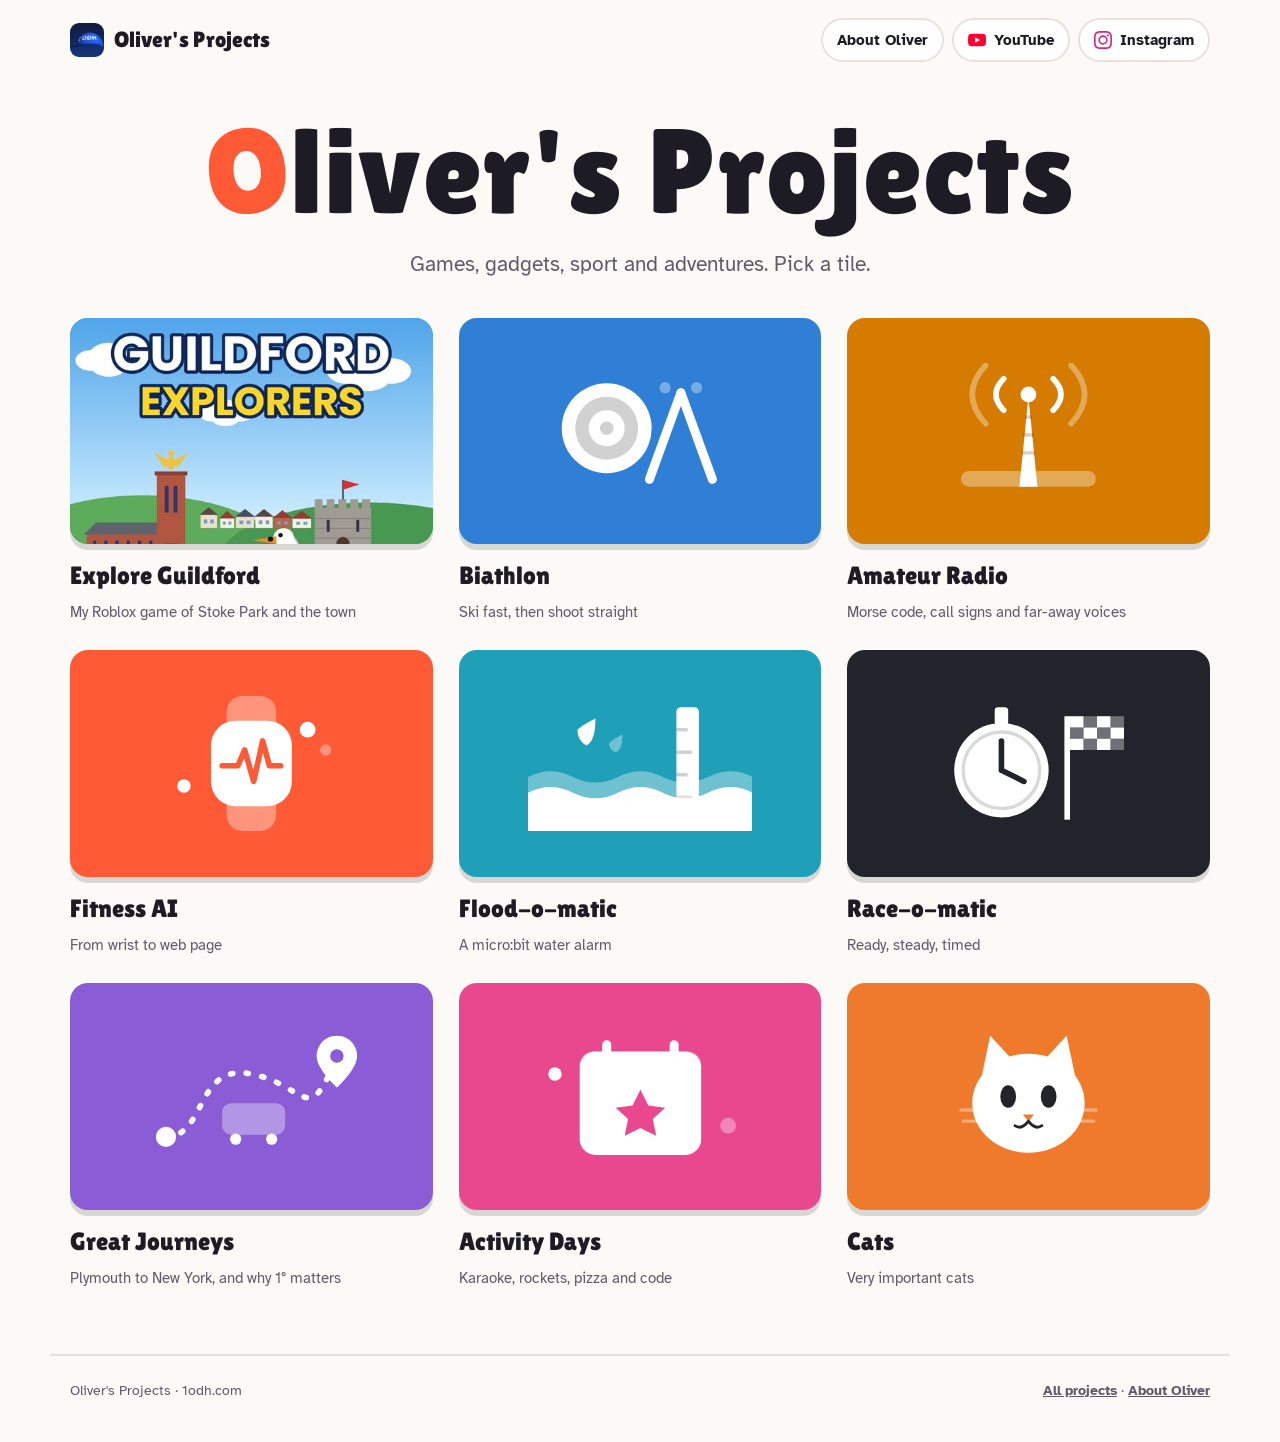
<file: index.html>
<!doctype html>
<html lang="en-GB">
<head>
<meta charset="utf-8">
<meta name="viewport" content="width=device-width, initial-scale=1, viewport-fit=cover">
<title>Oliver&#x27;s Projects</title>
<meta name="description" content="Games, gadgets, sport and adventures: everything Oliver has been making.">
<link rel="preconnect" href="https://fonts.googleapis.com">
<link rel="preconnect" href="https://fonts.gstatic.com" crossorigin>
<link rel="stylesheet" href="https://fonts.googleapis.com/css2?family=Atkinson+Hyperlegible:wght@400;700&family=Lilita+One&display=swap">
<link rel="stylesheet" href="style.css">
<link rel="icon" href="favicon.ico" sizes="any">
<link rel="icon" type="image/png" href="favicon.png">
<link rel="apple-touch-icon" href="apple-touch-icon.png">
</head>
<body><header class="topbar">
  <a class="brand" href="index.html"><img class="brand-hat" src="favicon.png" alt="" width="34" height="34">Oliver's Projects</a>
  <nav class="nav" aria-label="Main">
    <a class="pill" href="about.html">About Oliver</a>
    <a class="pill yt" href="https://www.youtube.com/@HamTechVibes" target="_blank" rel="noopener"><svg viewBox="0 0 24 24" aria-hidden="true"><path d="M23.5 6.2a3 3 0 0 0-2.1-2.1C19.5 3.6 12 3.6 12 3.6s-7.5 0-9.4.5A3 3 0 0 0 .5 6.2 31 31 0 0 0 0 12a31 31 0 0 0 .5 5.8 3 3 0 0 0 2.1 2.1c1.9.5 9.4.5 9.4.5s7.5 0 9.4-.5a3 3 0 0 0 2.1-2.1A31 31 0 0 0 24 12a31 31 0 0 0-.5-5.8zM9.6 15.6V8.4l6.3 3.6-6.3 3.6z"/></svg>YouTube</a>
    <a class="pill ig" href="https://www.instagram.com/hamtechvibes" target="_blank" rel="noopener"><svg viewBox="0 0 24 24" aria-hidden="true"><path d="M12 2.2c3.2 0 3.6 0 4.8.1 3.3.1 4.8 1.7 4.9 4.9.1 1.3.1 1.6.1 4.8s0 3.6-.1 4.8c-.1 3.2-1.7 4.8-4.9 4.9-1.3.1-1.6.1-4.8.1s-3.6 0-4.8-.1c-3.3-.1-4.8-1.7-4.9-4.9C2.2 15.6 2.2 15.2 2.2 12s0-3.6.1-4.8C2.4 3.9 3.9 2.4 7.2 2.3 8.4 2.2 8.8 2.2 12 2.2zM12 0C8.7 0 8.3 0 7.1.1 2.7.3.3 2.7.1 7.1 0 8.3 0 8.7 0 12s0 3.7.1 4.9c.2 4.4 2.6 6.8 7 7C8.3 24 8.7 24 12 24s3.7 0 4.9-.1c4.4-.2 6.8-2.6 7-7 .1-1.2.1-1.6.1-4.9s0-3.7-.1-4.9c-.2-4.4-2.6-6.8-7-7C15.7 0 15.3 0 12 0zm0 5.8a6.2 6.2 0 1 0 0 12.4 6.2 6.2 0 0 0 0-12.4zM12 16a4 4 0 1 1 0-8 4 4 0 0 1 0 8zm6.4-11.8a1.4 1.4 0 1 0 0 2.9 1.4 1.4 0 0 0 0-2.9z"/></svg>Instagram</a>
  </nav>
</header>
<section class="home-hero">
  <h1><span class="o">O</span>liver's Projects</h1>
  <p>Games, gadgets, sport and adventures. Pick a tile.</p>
</section>
<main class="grid">
  <a class="tile" href="explore-guildford.html" style="--c: var(--t-guildford)">
    <div class="tile-art"><img src="guildford-explorers-icon.jpg" alt="" loading="lazy"></div>
    <span class="tile-name">Explore Guildford</span>
    <span class="tile-sub">My Roblox game of Stoke Park and the town</span>
  </a>
  <a class="tile" href="biathlon.html" style="--c: var(--t-biathlon)">
    <div class="tile-art"><svg viewBox="0 0 200 120" aria-hidden="true">
<circle cx="70" cy="58" r="40" fill="#fff"/><circle cx="70" cy="58" r="28" fill="rgba(0,0,0,.18)"/><circle cx="70" cy="58" r="16" fill="#fff"/><circle cx="70" cy="58" r="6" fill="rgba(0,0,0,.18)"/>
<rect x="118" y="20" width="8" height="90" rx="4" transform="rotate(20 122 65)" fill="#fff"/><rect x="146" y="20" width="8" height="90" rx="4" transform="rotate(-20 150 65)" fill="#fff"/>
<circle cx="150" cy="22" r="5" fill="rgba(255,255,255,.35)"/><circle cx="122" cy="22" r="5" fill="rgba(255,255,255,.35)"/>
</svg></div>
    <span class="tile-name">Biathlon</span>
    <span class="tile-sub">Ski fast, then shoot straight</span>
  </a>
  <a class="tile" href="amateur-radio.html" style="--c: var(--t-radio)">
    <div class="tile-art"><svg viewBox="0 0 200 120" aria-hidden="true">
<path d="M92 110 L100 30 L108 110Z" fill="#fff"/><path d="M94 80 H106 M95 64 H105 M97 48 H103" stroke="rgba(0,0,0,.18)" stroke-width="3"/>
<circle cx="100" cy="28" r="7" fill="#fff"/>
<path d="M78 14 Q64 28 78 42 M122 14 Q136 28 122 42" fill="none" stroke="#fff" stroke-width="5" stroke-linecap="round"/>
<path d="M62 2 Q38 28 62 54 M138 2 Q162 28 138 54" fill="none" stroke="rgba(255,255,255,.35)" stroke-width="5" stroke-linecap="round"/>
<rect x="40" y="96" width="120" height="14" rx="7" fill="rgba(255,255,255,.35)"/>
</svg></div>
    <span class="tile-name">Amateur Radio</span>
    <span class="tile-sub">Morse code, call signs and far-away voices</span>
  </a>
  <a class="tile" href="fitness-ai.html" style="--c: var(--t-fitness)">
    <div class="tile-art"><svg viewBox="0 0 200 120" aria-hidden="true">
<rect x="78" y="0" width="44" height="120" rx="14" fill="rgba(255,255,255,.35)"/>
<rect x="64" y="22" width="72" height="76" rx="22" fill="#fff"/>
<path d="M74 62 H88 L94 48 L102 76 L110 40 L116 62 H126" fill="none" stroke="#ff5a36" stroke-width="5" stroke-linecap="round" stroke-linejoin="round"/>
<circle cx="150" cy="30" r="7" fill="#fff"/><circle cx="166" cy="48" r="5" fill="rgba(255,255,255,.35)"/><circle cx="40" cy="80" r="6" fill="#fff"/>
</svg></div>
    <span class="tile-name">Fitness AI</span>
    <span class="tile-sub">From wrist to web page</span>
  </a>
  <a class="tile" href="flood-o-matic.html" style="--c: var(--t-flood)">
    <div class="tile-art"><svg viewBox="0 0 200 120" aria-hidden="true">
<rect x="132" y="10" width="20" height="100" rx="4" fill="#fff"/>
<path d="M132 30 H142 M132 50 H146 M132 70 H142 M132 90 H146" stroke="rgba(0,0,0,.18)" stroke-width="3"/>
<path d="M0 72 Q20 62 40 72 T80 72 T120 72 T160 72 T200 72 V120 H0Z" fill="rgba(255,255,255,.35)"/>
<path d="M0 86 Q20 76 40 86 T80 86 T120 86 T160 86 T200 86 V120 H0Z" fill="#fff"/>
<path d="M60 20 Q60 40 52 44 Q44 40 44 30 Q48 26 60 20Z" fill="#fff"/><path d="M84 34 Q84 48 78 50 Q72 48 72 42 Q75 39 84 34Z" fill="rgba(255,255,255,.35)"/>
</svg></div>
    <span class="tile-name">Flood-o-matic</span>
    <span class="tile-sub">A micro:bit water alarm</span>
  </a>
  <a class="tile" href="race-o-matic.html" style="--c: var(--t-race)">
    <div class="tile-art"><svg viewBox="0 0 200 120" aria-hidden="true">
<circle cx="76" cy="66" r="42" fill="#fff"/><rect x="70" y="10" width="12" height="16" rx="3" fill="#fff"/>
<circle cx="76" cy="66" r="34" fill="none" stroke="rgba(0,0,0,.15)" stroke-width="3"/>
<path d="M76 66 L76 40 M76 66 L96 76" stroke="#22242b" stroke-width="5" stroke-linecap="round"/>
<rect x="132" y="18" width="5" height="92" fill="#fff"/>
<g fill="#fff"><rect x="137" y="18" width="12" height="10"/><rect x="161" y="18" width="12" height="10"/><rect x="149" y="28" width="12" height="10"/><rect x="173" y="28" width="12" height="10"/><rect x="137" y="38" width="12" height="10"/><rect x="161" y="38" width="12" height="10"/></g>
<g fill="rgba(255,255,255,.35)"><rect x="149" y="18" width="12" height="10"/><rect x="173" y="18" width="12" height="10"/><rect x="137" y="28" width="12" height="10"/><rect x="161" y="28" width="12" height="10"/><rect x="149" y="38" width="12" height="10"/><rect x="173" y="38" width="12" height="10"/></g>
</svg></div>
    <span class="tile-name">Race-o-matic</span>
    <span class="tile-sub">Ready, steady, timed</span>
  </a>
  <a class="tile" href="great-journeys.html" style="--c: var(--t-journeys)">
    <div class="tile-art"><svg viewBox="0 0 200 120" aria-hidden="true">
<path d="M24 96 C60 96 50 30 100 40 S150 90 176 24" fill="none" stroke="#fff" stroke-width="5" stroke-dasharray="2 12" stroke-linecap="round"/>
<circle cx="24" cy="96" r="9" fill="#fff"/>
<path d="M176 6 C164 6 158 16 158 24 C158 36 176 52 176 52 C176 52 194 36 194 24 C194 16 188 6 176 6Z" fill="#fff"/><circle cx="176" cy="24" r="6" fill="#8a5cd6"/>
<rect x="74" y="66" width="56" height="28" rx="8" fill="rgba(255,255,255,.35)"/><circle cx="86" cy="98" r="5" fill="#fff"/><circle cx="118" cy="98" r="5" fill="#fff"/>
</svg></div>
    <span class="tile-name">Great Journeys</span>
    <span class="tile-sub">Plymouth to New York, and why 1° matters</span>
  </a>
  <a class="tile" href="activity-days.html" style="--c: var(--t-activity)">
    <div class="tile-art"><svg viewBox="0 0 200 120" aria-hidden="true">
<rect x="46" y="20" width="108" height="92" rx="14" fill="#fff"/><rect x="46" y="20" width="108" height="24" rx="12" fill="rgba(255,255,255,.35)"/>
<rect x="66" y="10" width="8" height="20" rx="4" fill="#fff"/><rect x="126" y="10" width="8" height="20" rx="4" fill="#fff"/>
<path d="M100 54 L107 68 L122 70 L111 80 L114 95 L100 88 L86 95 L89 80 L78 70 L93 68Z" fill="#e9488f"/>
<circle cx="24" cy="40" r="6" fill="#fff"/><circle cx="178" cy="86" r="7" fill="rgba(255,255,255,.35)"/>
</svg></div>
    <span class="tile-name">Activity Days</span>
    <span class="tile-sub">Karaoke, rockets, pizza and code</span>
  </a>
  <a class="tile" href="cats.html" style="--c: var(--t-cats)">
    <div class="tile-art"><svg viewBox="0 0 200 120" aria-hidden="true">
<path d="M58 44 L66 6 L92 34Z" fill="#fff"/><path d="M142 44 L134 6 L108 34Z" fill="#fff"/>
<ellipse cx="100" cy="66" rx="50" ry="44" fill="#fff"/>
<ellipse cx="82" cy="60" rx="7" ry="10" fill="#22242b"/><ellipse cx="118" cy="60" rx="7" ry="10" fill="#22242b"/>
<path d="M95 76 L105 76 L100 82Z" fill="#f07a2c"/>
<path d="M100 82 Q94 90 88 86 M100 82 Q106 90 112 86" fill="none" stroke="#22242b" stroke-width="2.5" stroke-linecap="round"/>
<path d="M40 72 H70 M42 82 H70 M130 72 H160 M130 82 H158" stroke="rgba(255,255,255,.35)" stroke-width="3" stroke-linecap="round"/>
</svg></div>
    <span class="tile-name">Cats</span>
    <span class="tile-sub">Very important cats</span>
  </a>
</main>
<footer class="site">
  <span>Oliver's Projects · 1odh.com</span>
  <span><a href="index.html">All projects</a> · <a href="about.html">About Oliver</a></span>
</footer>
</body>
</html>
</file>
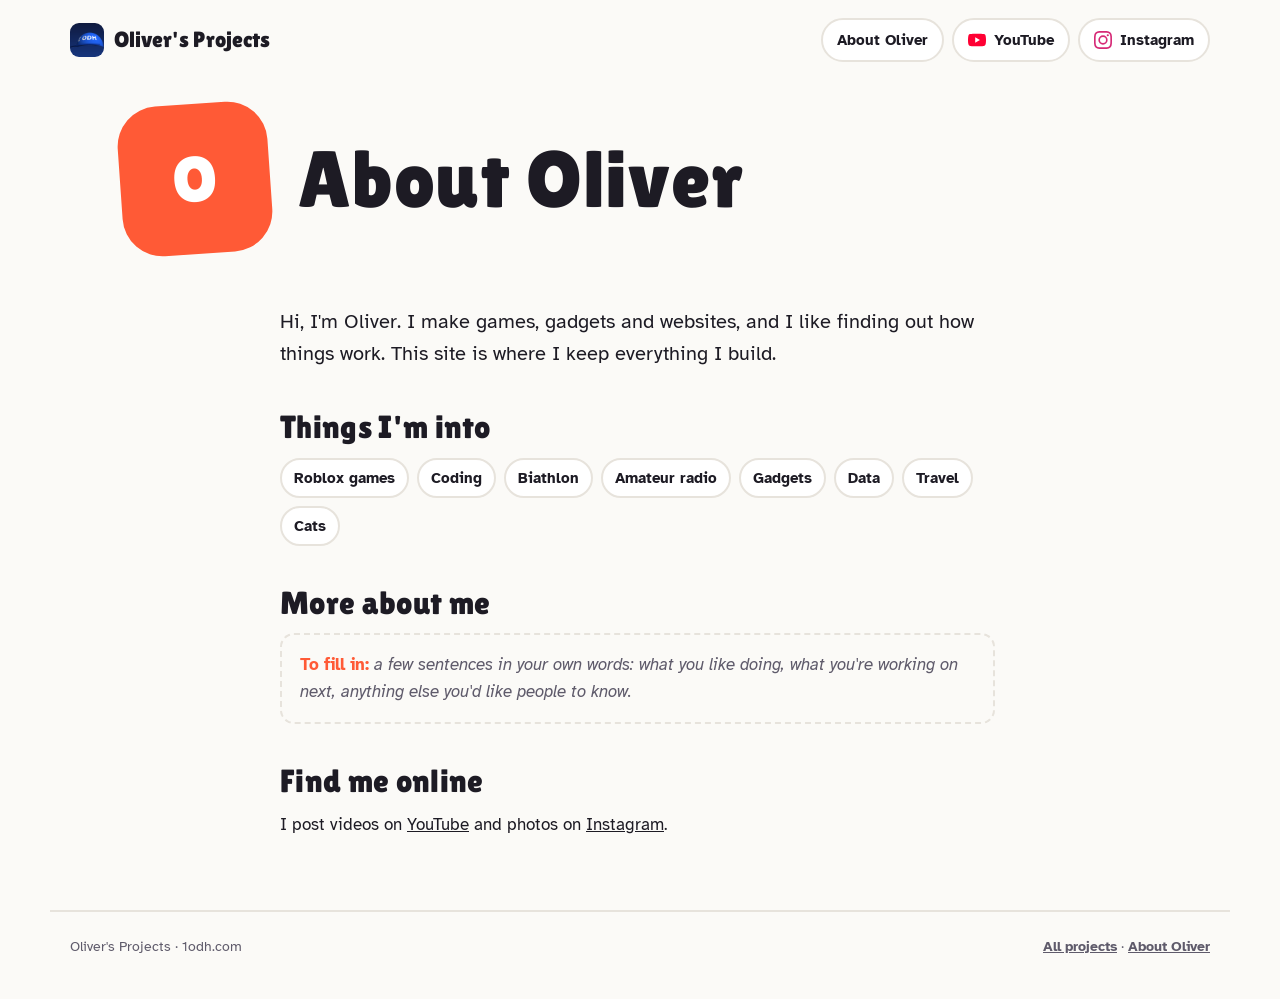
<file: about.html>
<!doctype html>
<html lang="en-GB">
<head>
<meta charset="utf-8">
<meta name="viewport" content="width=device-width, initial-scale=1, viewport-fit=cover">
<title>About Oliver · Oliver&#x27;s Projects</title>
<meta name="description" content="Who Oliver is and what he likes making.">
<link rel="preconnect" href="https://fonts.googleapis.com">
<link rel="preconnect" href="https://fonts.gstatic.com" crossorigin>
<link rel="stylesheet" href="https://fonts.googleapis.com/css2?family=Atkinson+Hyperlegible:wght@400;700&family=Lilita+One&display=swap">
<link rel="stylesheet" href="style.css">
<link rel="icon" href="favicon.ico" sizes="any">
<link rel="icon" type="image/png" href="favicon.png">
<link rel="apple-touch-icon" href="apple-touch-icon.png">
</head>
<body><header class="topbar">
  <a class="brand" href="index.html"><img class="brand-hat" src="favicon.png" alt="" width="34" height="34">Oliver's Projects</a>
  <nav class="nav" aria-label="Main">
    <a class="pill" href="about.html">About Oliver</a>
    <a class="pill yt" href="https://www.youtube.com/@HamTechVibes" target="_blank" rel="noopener"><svg viewBox="0 0 24 24" aria-hidden="true"><path d="M23.5 6.2a3 3 0 0 0-2.1-2.1C19.5 3.6 12 3.6 12 3.6s-7.5 0-9.4.5A3 3 0 0 0 .5 6.2 31 31 0 0 0 0 12a31 31 0 0 0 .5 5.8 3 3 0 0 0 2.1 2.1c1.9.5 9.4.5 9.4.5s7.5 0 9.4-.5a3 3 0 0 0 2.1-2.1A31 31 0 0 0 24 12a31 31 0 0 0-.5-5.8zM9.6 15.6V8.4l6.3 3.6-6.3 3.6z"/></svg>YouTube</a>
    <a class="pill ig" href="https://www.instagram.com/hamtechvibes" target="_blank" rel="noopener"><svg viewBox="0 0 24 24" aria-hidden="true"><path d="M12 2.2c3.2 0 3.6 0 4.8.1 3.3.1 4.8 1.7 4.9 4.9.1 1.3.1 1.6.1 4.8s0 3.6-.1 4.8c-.1 3.2-1.7 4.8-4.9 4.9-1.3.1-1.6.1-4.8.1s-3.6 0-4.8-.1c-3.3-.1-4.8-1.7-4.9-4.9C2.2 15.6 2.2 15.2 2.2 12s0-3.6.1-4.8C2.4 3.9 3.9 2.4 7.2 2.3 8.4 2.2 8.8 2.2 12 2.2zM12 0C8.7 0 8.3 0 7.1.1 2.7.3.3 2.7.1 7.1 0 8.3 0 8.7 0 12s0 3.7.1 4.9c.2 4.4 2.6 6.8 7 7C8.3 24 8.7 24 12 24s3.7 0 4.9-.1c4.4-.2 6.8-2.6 7-7 .1-1.2.1-1.6.1-4.9s0-3.7-.1-4.9c-.2-4.4-2.6-6.8-7-7C15.7 0 15.3 0 12 0zm0 5.8a6.2 6.2 0 1 0 0 12.4 6.2 6.2 0 0 0 0-12.4zM12 16a4 4 0 1 1 0-8 4 4 0 0 1 0 8zm6.4-11.8a1.4 1.4 0 1 0 0 2.9 1.4 1.4 0 0 0 0-2.9z"/></svg>Instagram</a>
  </nav>
</header>
<section class="about-hero">
  <div class="avatar"><span>O</span></div>
  <div>
    <h1>About Oliver</h1>
  </div>
</section>
<main class="content" style="--c: var(--accent)">
  <div class="block">
    <p style="font-size:20px">Hi, I'm Oliver. I make games, gadgets and websites, and I like finding out how things work. This site is where I keep everything I build.</p>
  </div>
  <div class="block"><h2>Things I'm into</h2><div class="tags"><span class="tag">Roblox games</span><span class="tag">Coding</span><span class="tag">Biathlon</span><span class="tag">Amateur radio</span><span class="tag">Gadgets</span><span class="tag">Data</span><span class="tag">Travel</span><span class="tag">Cats</span></div></div>
  <div class="block"><h2>More about me</h2>
    <p class="todo">a few sentences in your own words: what you like doing, what you're working on next, anything else you'd like people to know.</p>
  </div>
  <div class="block"><h2>Find me online</h2>
    <p>I post videos on <a href="https://www.youtube.com/@HamTechVibes" target="_blank" rel="noopener">YouTube</a> and photos on <a href="https://www.instagram.com/hamtechvibes" target="_blank" rel="noopener">Instagram</a>.</p>
  </div>
</main>
<footer class="site">
  <span>Oliver's Projects · 1odh.com</span>
  <span><a href="index.html">All projects</a> · <a href="about.html">About Oliver</a></span>
</footer>
</body>
</html>
</file>
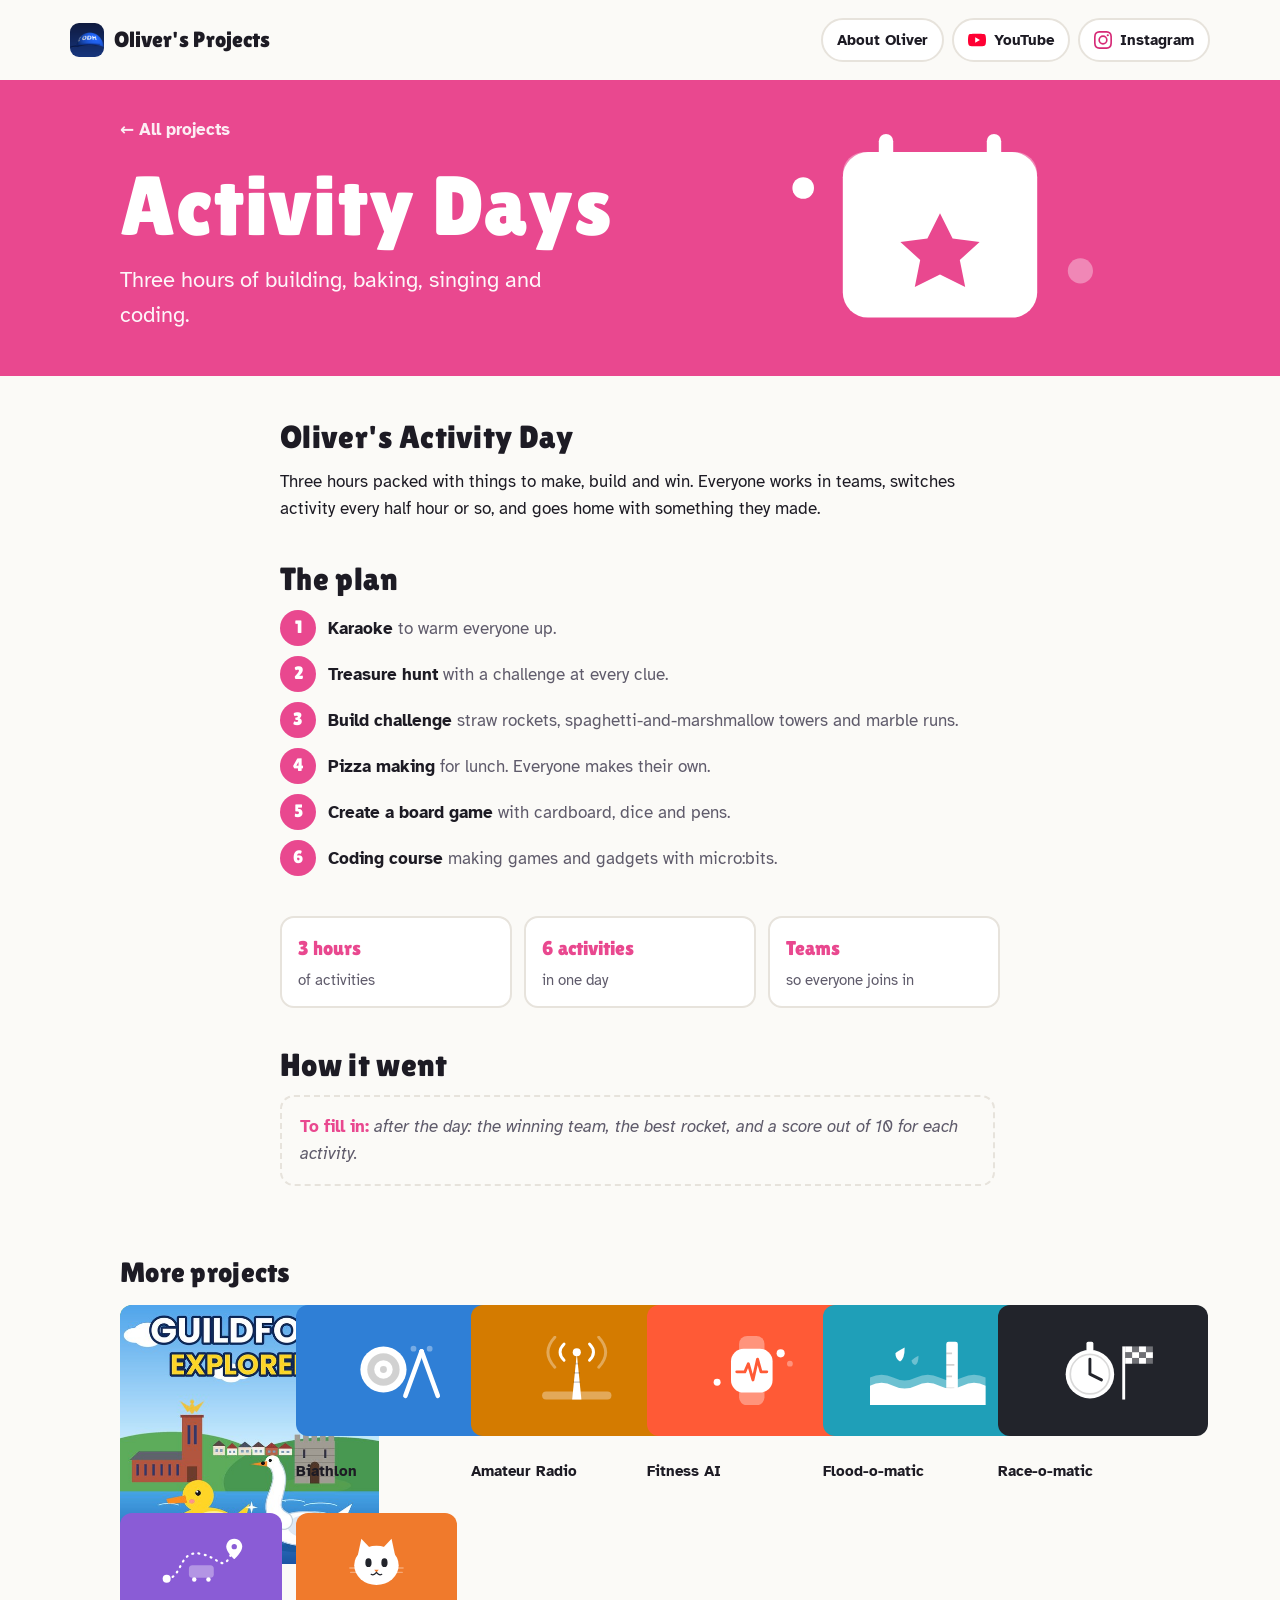
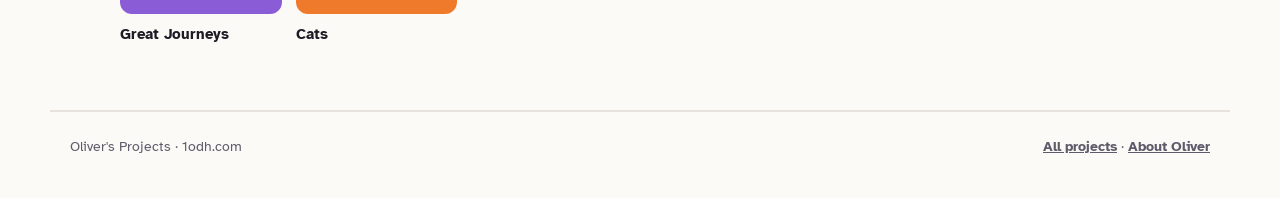
<file: activity-days.html>
<!doctype html>
<html lang="en-GB">
<head>
<meta charset="utf-8">
<meta name="viewport" content="width=device-width, initial-scale=1, viewport-fit=cover">
<title>Activity Days · Oliver&#x27;s Projects</title>
<meta name="description" content="Three hours of building, baking, singing and coding.">
<link rel="preconnect" href="https://fonts.googleapis.com">
<link rel="preconnect" href="https://fonts.gstatic.com" crossorigin>
<link rel="stylesheet" href="https://fonts.googleapis.com/css2?family=Atkinson+Hyperlegible:wght@400;700&family=Lilita+One&display=swap">
<link rel="stylesheet" href="style.css">
<link rel="icon" href="favicon.ico" sizes="any">
<link rel="icon" type="image/png" href="favicon.png">
<link rel="apple-touch-icon" href="apple-touch-icon.png">
</head>
<body><header class="topbar">
  <a class="brand" href="index.html"><img class="brand-hat" src="favicon.png" alt="" width="34" height="34">Oliver's Projects</a>
  <nav class="nav" aria-label="Main">
    <a class="pill" href="about.html">About Oliver</a>
    <a class="pill yt" href="https://www.youtube.com/@HamTechVibes" target="_blank" rel="noopener"><svg viewBox="0 0 24 24" aria-hidden="true"><path d="M23.5 6.2a3 3 0 0 0-2.1-2.1C19.5 3.6 12 3.6 12 3.6s-7.5 0-9.4.5A3 3 0 0 0 .5 6.2 31 31 0 0 0 0 12a31 31 0 0 0 .5 5.8 3 3 0 0 0 2.1 2.1c1.9.5 9.4.5 9.4.5s7.5 0 9.4-.5a3 3 0 0 0 2.1-2.1A31 31 0 0 0 24 12a31 31 0 0 0-.5-5.8zM9.6 15.6V8.4l6.3 3.6-6.3 3.6z"/></svg>YouTube</a>
    <a class="pill ig" href="https://www.instagram.com/hamtechvibes" target="_blank" rel="noopener"><svg viewBox="0 0 24 24" aria-hidden="true"><path d="M12 2.2c3.2 0 3.6 0 4.8.1 3.3.1 4.8 1.7 4.9 4.9.1 1.3.1 1.6.1 4.8s0 3.6-.1 4.8c-.1 3.2-1.7 4.8-4.9 4.9-1.3.1-1.6.1-4.8.1s-3.6 0-4.8-.1c-3.3-.1-4.8-1.7-4.9-4.9C2.2 15.6 2.2 15.2 2.2 12s0-3.6.1-4.8C2.4 3.9 3.9 2.4 7.2 2.3 8.4 2.2 8.8 2.2 12 2.2zM12 0C8.7 0 8.3 0 7.1.1 2.7.3.3 2.7.1 7.1 0 8.3 0 8.7 0 12s0 3.7.1 4.9c.2 4.4 2.6 6.8 7 7C8.3 24 8.7 24 12 24s3.7 0 4.9-.1c4.4-.2 6.8-2.6 7-7 .1-1.2.1-1.6.1-4.9s0-3.7-.1-4.9c-.2-4.4-2.6-6.8-7-7C15.7 0 15.3 0 12 0zm0 5.8a6.2 6.2 0 1 0 0 12.4 6.2 6.2 0 0 0 0-12.4zM12 16a4 4 0 1 1 0-8 4 4 0 0 1 0 8zm6.4-11.8a1.4 1.4 0 1 0 0 2.9 1.4 1.4 0 0 0 0-2.9z"/></svg>Instagram</a>
  </nav>
</header>
<div style="--c: var(--t-activity)">
<section class="p-hero">
  <div class="p-hero-inner">
    <div>
      <a class="back" href="index.html">← All projects</a>
      <h1>Activity Days</h1>
      <p class="tagline">Three hours of building, baking, singing and coding.</p>
    </div>
    <svg viewBox="0 0 200 120" aria-hidden="true">
<rect x="46" y="20" width="108" height="92" rx="14" fill="#fff"/><rect x="46" y="20" width="108" height="24" rx="12" fill="rgba(255,255,255,.35)"/>
<rect x="66" y="10" width="8" height="20" rx="4" fill="#fff"/><rect x="126" y="10" width="8" height="20" rx="4" fill="#fff"/>
<path d="M100 54 L107 68 L122 70 L111 80 L114 95 L100 88 L86 95 L89 80 L78 70 L93 68Z" fill="#e9488f"/>
<circle cx="24" cy="40" r="6" fill="#fff"/><circle cx="178" cy="86" r="7" fill="rgba(255,255,255,.35)"/>
</svg>
  </div>
</section>
<main class="content">
<div class="block"><h2>Oliver's Activity Day</h2>
<p>Three hours packed with things to make, build and win. Everyone works in teams, switches activity every half hour or so, and goes home with something they made.</p></div>
<div class="block"><h2>The plan</h2>
<ol class="steps">
<li><div><strong>Karaoke</strong> <span>to warm everyone up.</span></div></li>
<li><div><strong>Treasure hunt</strong> <span>with a challenge at every clue.</span></div></li>
<li><div><strong>Build challenge</strong> <span>straw rockets, spaghetti-and-marshmallow towers and marble runs.</span></div></li>
<li><div><strong>Pizza making</strong> <span>for lunch. Everyone makes their own.</span></div></li>
<li><div><strong>Create a board game</strong> <span>with cardboard, dice and pens.</span></div></li>
<li><div><strong>Coding course</strong> <span>making games and gadgets with micro:bits.</span></div></li>
</ol></div>
<div class="facts">
<div class="fact"><b>3 hours</b><span>of activities</span></div>
<div class="fact"><b>6 activities</b><span>in one day</span></div>
<div class="fact"><b>Teams</b><span>so everyone joins in</span></div>
</div>
<div class="block"><h2>How it went</h2>
<p class="todo">after the day: the winning team, the best rocket, and a score out of 10 for each activity.</p></div>
</main>
</div>
<section class="more">
  <h2>More projects</h2>
  <div class="more-row">
<a href="explore-guildford.html" style="--c: var(--t-guildford)"><span class="mini"><img src="guildford-explorers-icon.jpg" alt="" loading="lazy"></span>Explore Guildford</a>
<a href="biathlon.html" style="--c: var(--t-biathlon)"><span class="mini"><svg viewBox="0 0 200 120" aria-hidden="true">
<circle cx="70" cy="58" r="40" fill="#fff"/><circle cx="70" cy="58" r="28" fill="rgba(0,0,0,.18)"/><circle cx="70" cy="58" r="16" fill="#fff"/><circle cx="70" cy="58" r="6" fill="rgba(0,0,0,.18)"/>
<rect x="118" y="20" width="8" height="90" rx="4" transform="rotate(20 122 65)" fill="#fff"/><rect x="146" y="20" width="8" height="90" rx="4" transform="rotate(-20 150 65)" fill="#fff"/>
<circle cx="150" cy="22" r="5" fill="rgba(255,255,255,.35)"/><circle cx="122" cy="22" r="5" fill="rgba(255,255,255,.35)"/>
</svg></span>Biathlon</a>
<a href="amateur-radio.html" style="--c: var(--t-radio)"><span class="mini"><svg viewBox="0 0 200 120" aria-hidden="true">
<path d="M92 110 L100 30 L108 110Z" fill="#fff"/><path d="M94 80 H106 M95 64 H105 M97 48 H103" stroke="rgba(0,0,0,.18)" stroke-width="3"/>
<circle cx="100" cy="28" r="7" fill="#fff"/>
<path d="M78 14 Q64 28 78 42 M122 14 Q136 28 122 42" fill="none" stroke="#fff" stroke-width="5" stroke-linecap="round"/>
<path d="M62 2 Q38 28 62 54 M138 2 Q162 28 138 54" fill="none" stroke="rgba(255,255,255,.35)" stroke-width="5" stroke-linecap="round"/>
<rect x="40" y="96" width="120" height="14" rx="7" fill="rgba(255,255,255,.35)"/>
</svg></span>Amateur Radio</a>
<a href="fitness-ai.html" style="--c: var(--t-fitness)"><span class="mini"><svg viewBox="0 0 200 120" aria-hidden="true">
<rect x="78" y="0" width="44" height="120" rx="14" fill="rgba(255,255,255,.35)"/>
<rect x="64" y="22" width="72" height="76" rx="22" fill="#fff"/>
<path d="M74 62 H88 L94 48 L102 76 L110 40 L116 62 H126" fill="none" stroke="#ff5a36" stroke-width="5" stroke-linecap="round" stroke-linejoin="round"/>
<circle cx="150" cy="30" r="7" fill="#fff"/><circle cx="166" cy="48" r="5" fill="rgba(255,255,255,.35)"/><circle cx="40" cy="80" r="6" fill="#fff"/>
</svg></span>Fitness AI</a>
<a href="flood-o-matic.html" style="--c: var(--t-flood)"><span class="mini"><svg viewBox="0 0 200 120" aria-hidden="true">
<rect x="132" y="10" width="20" height="100" rx="4" fill="#fff"/>
<path d="M132 30 H142 M132 50 H146 M132 70 H142 M132 90 H146" stroke="rgba(0,0,0,.18)" stroke-width="3"/>
<path d="M0 72 Q20 62 40 72 T80 72 T120 72 T160 72 T200 72 V120 H0Z" fill="rgba(255,255,255,.35)"/>
<path d="M0 86 Q20 76 40 86 T80 86 T120 86 T160 86 T200 86 V120 H0Z" fill="#fff"/>
<path d="M60 20 Q60 40 52 44 Q44 40 44 30 Q48 26 60 20Z" fill="#fff"/><path d="M84 34 Q84 48 78 50 Q72 48 72 42 Q75 39 84 34Z" fill="rgba(255,255,255,.35)"/>
</svg></span>Flood-o-matic</a>
<a href="race-o-matic.html" style="--c: var(--t-race)"><span class="mini"><svg viewBox="0 0 200 120" aria-hidden="true">
<circle cx="76" cy="66" r="42" fill="#fff"/><rect x="70" y="10" width="12" height="16" rx="3" fill="#fff"/>
<circle cx="76" cy="66" r="34" fill="none" stroke="rgba(0,0,0,.15)" stroke-width="3"/>
<path d="M76 66 L76 40 M76 66 L96 76" stroke="#22242b" stroke-width="5" stroke-linecap="round"/>
<rect x="132" y="18" width="5" height="92" fill="#fff"/>
<g fill="#fff"><rect x="137" y="18" width="12" height="10"/><rect x="161" y="18" width="12" height="10"/><rect x="149" y="28" width="12" height="10"/><rect x="173" y="28" width="12" height="10"/><rect x="137" y="38" width="12" height="10"/><rect x="161" y="38" width="12" height="10"/></g>
<g fill="rgba(255,255,255,.35)"><rect x="149" y="18" width="12" height="10"/><rect x="173" y="18" width="12" height="10"/><rect x="137" y="28" width="12" height="10"/><rect x="161" y="28" width="12" height="10"/><rect x="149" y="38" width="12" height="10"/><rect x="173" y="38" width="12" height="10"/></g>
</svg></span>Race-o-matic</a>
<a href="great-journeys.html" style="--c: var(--t-journeys)"><span class="mini"><svg viewBox="0 0 200 120" aria-hidden="true">
<path d="M24 96 C60 96 50 30 100 40 S150 90 176 24" fill="none" stroke="#fff" stroke-width="5" stroke-dasharray="2 12" stroke-linecap="round"/>
<circle cx="24" cy="96" r="9" fill="#fff"/>
<path d="M176 6 C164 6 158 16 158 24 C158 36 176 52 176 52 C176 52 194 36 194 24 C194 16 188 6 176 6Z" fill="#fff"/><circle cx="176" cy="24" r="6" fill="#8a5cd6"/>
<rect x="74" y="66" width="56" height="28" rx="8" fill="rgba(255,255,255,.35)"/><circle cx="86" cy="98" r="5" fill="#fff"/><circle cx="118" cy="98" r="5" fill="#fff"/>
</svg></span>Great Journeys</a>
<a href="cats.html" style="--c: var(--t-cats)"><span class="mini"><svg viewBox="0 0 200 120" aria-hidden="true">
<path d="M58 44 L66 6 L92 34Z" fill="#fff"/><path d="M142 44 L134 6 L108 34Z" fill="#fff"/>
<ellipse cx="100" cy="66" rx="50" ry="44" fill="#fff"/>
<ellipse cx="82" cy="60" rx="7" ry="10" fill="#22242b"/><ellipse cx="118" cy="60" rx="7" ry="10" fill="#22242b"/>
<path d="M95 76 L105 76 L100 82Z" fill="#f07a2c"/>
<path d="M100 82 Q94 90 88 86 M100 82 Q106 90 112 86" fill="none" stroke="#22242b" stroke-width="2.5" stroke-linecap="round"/>
<path d="M40 72 H70 M42 82 H70 M130 72 H160 M130 82 H158" stroke="rgba(255,255,255,.35)" stroke-width="3" stroke-linecap="round"/>
</svg></span>Cats</a>
  </div>
</section>
<footer class="site">
  <span>Oliver's Projects · 1odh.com</span>
  <span><a href="index.html">All projects</a> · <a href="about.html">About Oliver</a></span>
</footer>
</body>
</html>
</file>
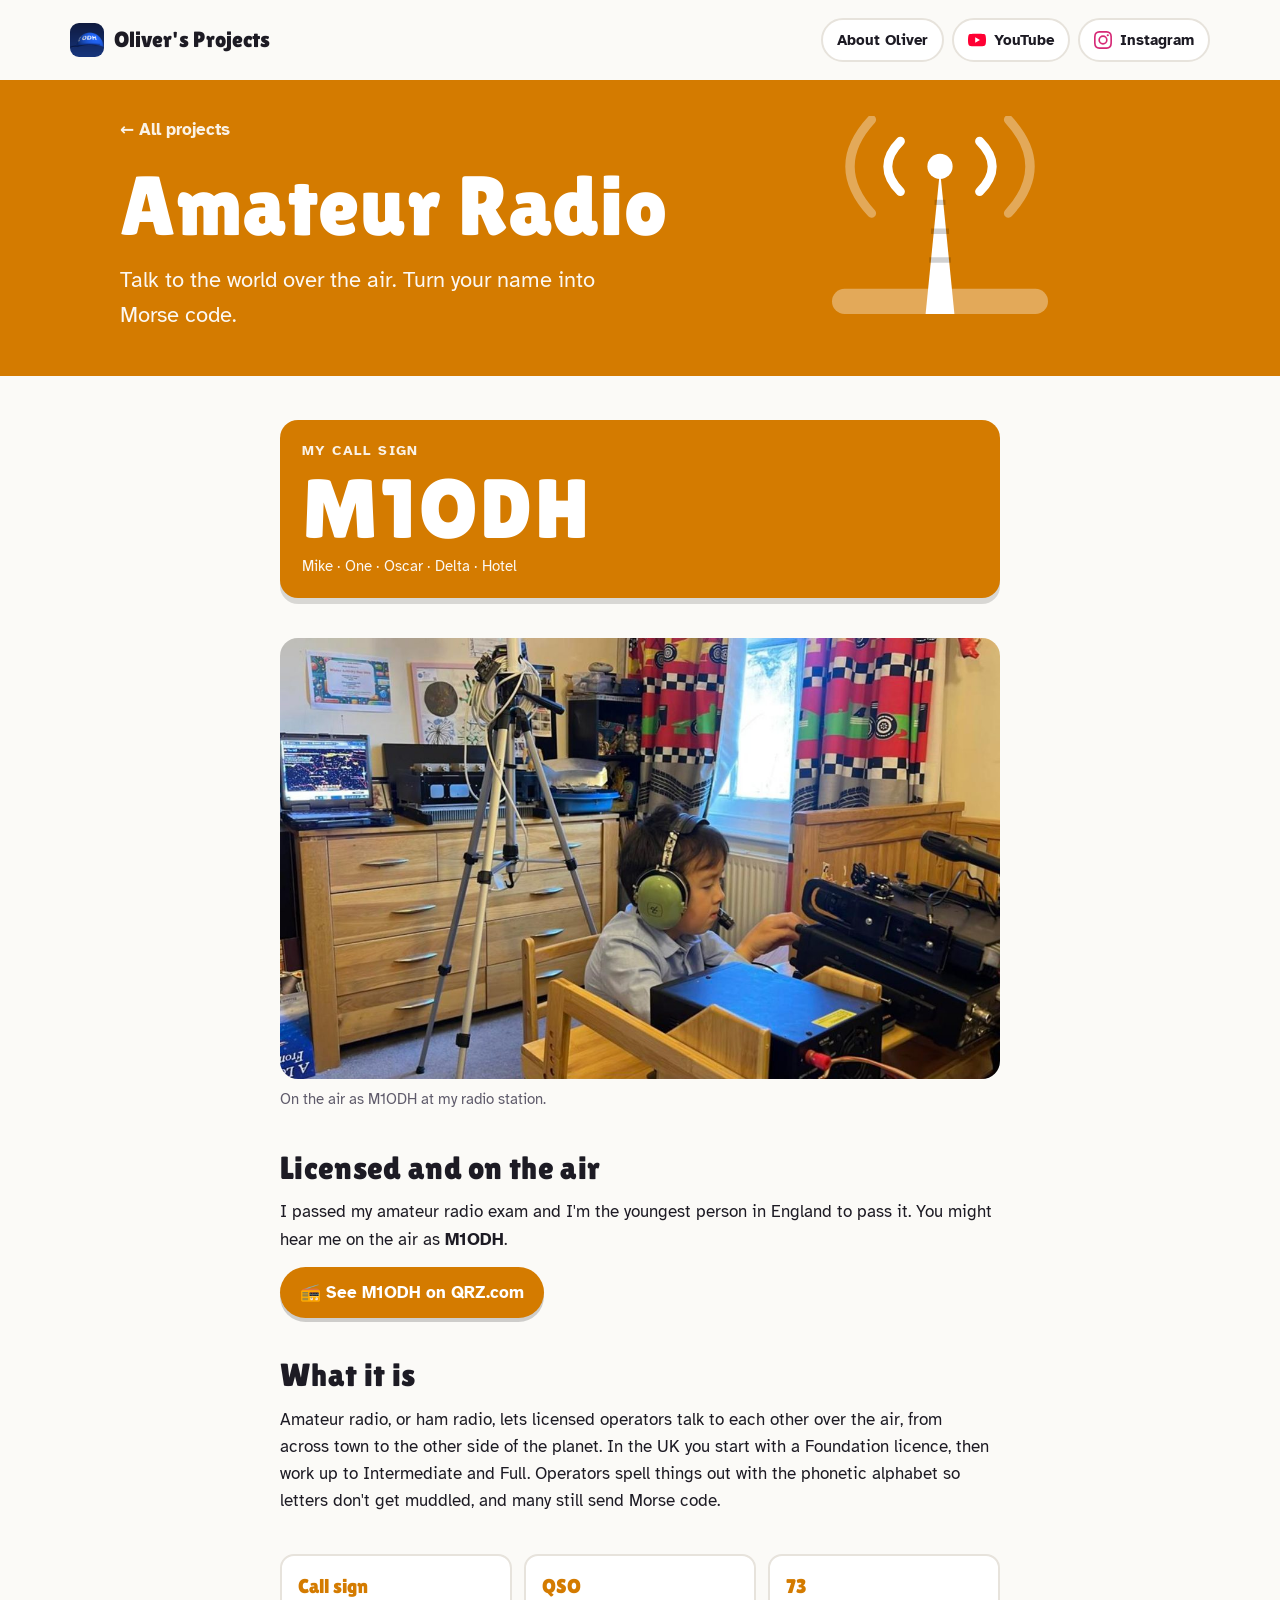
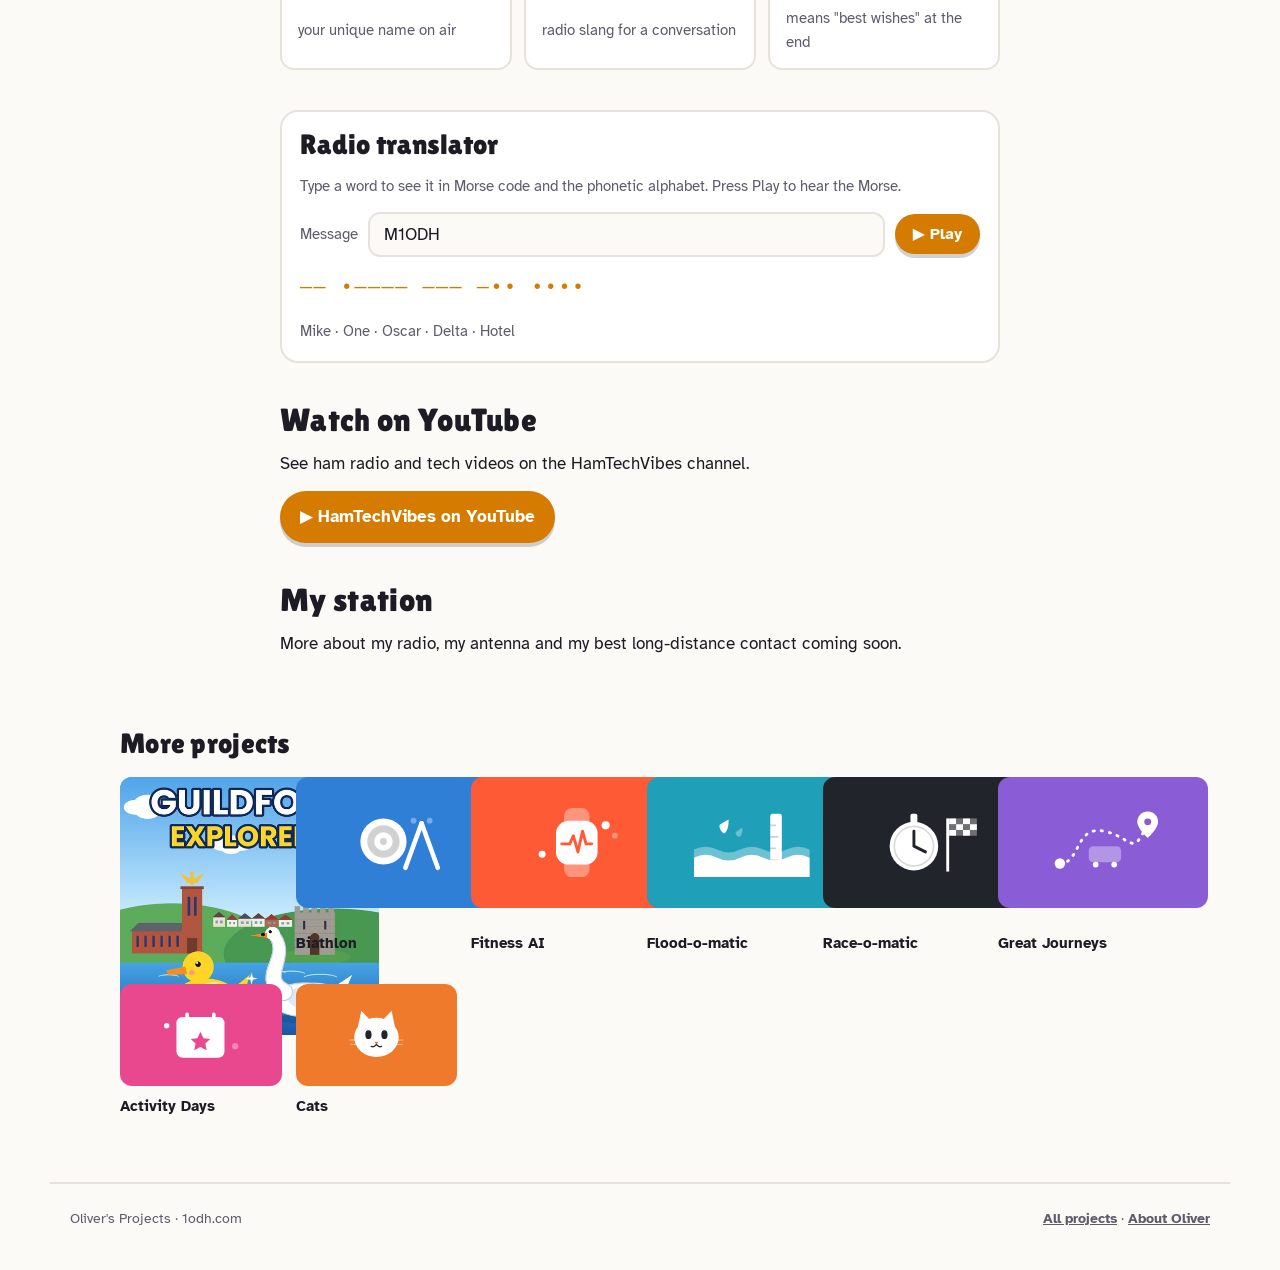
<file: amateur-radio.html>
<!doctype html>
<html lang="en-GB">
<head>
<meta charset="utf-8">
<meta name="viewport" content="width=device-width, initial-scale=1, viewport-fit=cover">
<title>Amateur Radio · Oliver&#x27;s Projects</title>
<meta name="description" content="Talk to the world over the air. Turn your name into Morse code.">
<link rel="preconnect" href="https://fonts.googleapis.com">
<link rel="preconnect" href="https://fonts.gstatic.com" crossorigin>
<link rel="stylesheet" href="https://fonts.googleapis.com/css2?family=Atkinson+Hyperlegible:wght@400;700&family=Lilita+One&display=swap">
<link rel="stylesheet" href="style.css">
<link rel="icon" href="favicon.ico" sizes="any">
<link rel="icon" type="image/png" href="favicon.png">
<link rel="apple-touch-icon" href="apple-touch-icon.png">
</head>
<body><header class="topbar">
  <a class="brand" href="index.html"><img class="brand-hat" src="favicon.png" alt="" width="34" height="34">Oliver's Projects</a>
  <nav class="nav" aria-label="Main">
    <a class="pill" href="about.html">About Oliver</a>
    <a class="pill yt" href="https://www.youtube.com/@HamTechVibes" target="_blank" rel="noopener"><svg viewBox="0 0 24 24" aria-hidden="true"><path d="M23.5 6.2a3 3 0 0 0-2.1-2.1C19.5 3.6 12 3.6 12 3.6s-7.5 0-9.4.5A3 3 0 0 0 .5 6.2 31 31 0 0 0 0 12a31 31 0 0 0 .5 5.8 3 3 0 0 0 2.1 2.1c1.9.5 9.4.5 9.4.5s7.5 0 9.4-.5a3 3 0 0 0 2.1-2.1A31 31 0 0 0 24 12a31 31 0 0 0-.5-5.8zM9.6 15.6V8.4l6.3 3.6-6.3 3.6z"/></svg>YouTube</a>
    <a class="pill ig" href="https://www.instagram.com/hamtechvibes" target="_blank" rel="noopener"><svg viewBox="0 0 24 24" aria-hidden="true"><path d="M12 2.2c3.2 0 3.6 0 4.8.1 3.3.1 4.8 1.7 4.9 4.9.1 1.3.1 1.6.1 4.8s0 3.6-.1 4.8c-.1 3.2-1.7 4.8-4.9 4.9-1.3.1-1.6.1-4.8.1s-3.6 0-4.8-.1c-3.3-.1-4.8-1.7-4.9-4.9C2.2 15.6 2.2 15.2 2.2 12s0-3.6.1-4.8C2.4 3.9 3.9 2.4 7.2 2.3 8.4 2.2 8.8 2.2 12 2.2zM12 0C8.7 0 8.3 0 7.1.1 2.7.3.3 2.7.1 7.1 0 8.3 0 8.7 0 12s0 3.7.1 4.9c.2 4.4 2.6 6.8 7 7C8.3 24 8.7 24 12 24s3.7 0 4.9-.1c4.4-.2 6.8-2.6 7-7 .1-1.2.1-1.6.1-4.9s0-3.7-.1-4.9c-.2-4.4-2.6-6.8-7-7C15.7 0 15.3 0 12 0zm0 5.8a6.2 6.2 0 1 0 0 12.4 6.2 6.2 0 0 0 0-12.4zM12 16a4 4 0 1 1 0-8 4 4 0 0 1 0 8zm6.4-11.8a1.4 1.4 0 1 0 0 2.9 1.4 1.4 0 0 0 0-2.9z"/></svg>Instagram</a>
  </nav>
</header>
<div style="--c: var(--t-radio)">
<section class="p-hero">
  <div class="p-hero-inner">
    <div>
      <a class="back" href="index.html">← All projects</a>
      <h1>Amateur Radio</h1>
      <p class="tagline">Talk to the world over the air. Turn your name into Morse code.</p>
    </div>
    <svg viewBox="0 0 200 120" aria-hidden="true">
<path d="M92 110 L100 30 L108 110Z" fill="#fff"/><path d="M94 80 H106 M95 64 H105 M97 48 H103" stroke="rgba(0,0,0,.18)" stroke-width="3"/>
<circle cx="100" cy="28" r="7" fill="#fff"/>
<path d="M78 14 Q64 28 78 42 M122 14 Q136 28 122 42" fill="none" stroke="#fff" stroke-width="5" stroke-linecap="round"/>
<path d="M62 2 Q38 28 62 54 M138 2 Q162 28 138 54" fill="none" stroke="rgba(255,255,255,.35)" stroke-width="5" stroke-linecap="round"/>
<rect x="40" y="96" width="120" height="14" rx="7" fill="rgba(255,255,255,.35)"/>
</svg>
  </div>
</section>
<main class="content">
<div class="callsign"><span class="cs-label">My call sign</span><span class="cs">M1ODH</span><span class="cs-phon">Mike · One · Oscar · Delta · Hotel</span></div>
<figure class="photo"><img src="m1odh-station.jpg" alt="Oliver at his radio station wearing a headset, with his radio, power supply and microphone" width="1200" height="734"><figcaption>On the air as M1ODH at my radio station.</figcaption></figure>
<div class="block"><h2>Licensed and on the air</h2>
<p>I passed my amateur radio exam and I'm the youngest person in England to pass it. You might hear me on the air as <strong>M1ODH</strong>.</p>
<a class="cta" href="https://www.qrz.com/db/M1ODH" target="_blank" rel="noopener">📻 See M1ODH on QRZ.com</a></div>
<div class="block"><h2>What it is</h2>
<p>Amateur radio, or ham radio, lets licensed operators talk to each other over the air, from across town to the other side of the planet. In the UK you start with a Foundation licence, then work up to Intermediate and Full. Operators spell things out with the phonetic alphabet so letters don't get muddled, and many still send Morse code.</p></div>
<div class="facts">
<div class="fact"><b>Call sign</b><span>your unique name on air</span></div>
<div class="fact"><b>QSO</b><span>radio slang for a conversation</span></div>
<div class="fact"><b>73</b><span>means "best wishes" at the end</span></div>
</div>
<div class="toy">
  <div class="toy-head"><h2>Radio translator</h2></div>
  <p class="toy-note">Type a word to see it in Morse code and the phonetic alphabet. Press Play to hear the Morse.</p>
  <div class="row">
    <label for="mo-in" class="toy-note">Message</label>
    <input type="text" id="mo-in" value="M1ODH" maxlength="40" autocomplete="off">
    <button class="btn" id="mo-play" type="button">▶ Play</button>
  </div>
  <div class="morse" id="mo-out" aria-live="polite"></div>
  <div class="toy-note" id="mo-phon"></div>
</div>
<div class="block"><h2>Watch on YouTube</h2>
<p>See ham radio and tech videos on the HamTechVibes channel.</p>
<a class="cta" href="https://www.youtube.com/@HamTechVibes" target="_blank" rel="noopener">▶ HamTechVibes on YouTube</a></div>
<div class="block"><h2>My station</h2>
<p>More about my radio, my antenna and my best long-distance contact coming soon.</p></div>
<script>
(function () {
  var M = {A:'.-',B:'-...',C:'-.-.',D:'-..',E:'.',F:'..-.',G:'--.',H:'....',I:'..',J:'.---',K:'-.-',L:'.-..',M:'--',N:'-.',O:'---',P:'.--.',Q:'--.-',R:'.-.',S:'...',T:'-',U:'..-',V:'...-',W:'.--',X:'-..-',Y:'-.--',Z:'--..',
    '0':'-----','1':'.----','2':'..---','3':'...--','4':'....-','5':'.....','6':'-....','7':'--...','8':'---..','9':'----.'};
  var P = {A:'Alfa',B:'Bravo',C:'Charlie',D:'Delta',E:'Echo',F:'Foxtrot',G:'Golf',H:'Hotel',I:'India',J:'Juliett',K:'Kilo',L:'Lima',M:'Mike',N:'November',O:'Oscar',P:'Papa',Q:'Quebec',R:'Romeo',S:'Sierra',T:'Tango',U:'Uniform',V:'Victor',W:'Whiskey',X:'X-ray',Y:'Yankee',Z:'Zulu',
    '0':'Zero','1':'One','2':'Two','3':'Three','4':'Four','5':'Five','6':'Six','7':'Seven','8':'Eight','9':'Nine'};
  var inp = document.getElementById('mo-in'), out = document.getElementById('mo-out'), phon = document.getElementById('mo-phon');
  function morse() { return inp.value.toUpperCase().split(' ').map(function (w) { return w.split('').filter(function (c) { return M[c]; }).map(function (c) { return M[c]; }).join(' '); }).filter(Boolean).join(' / '); }
  function show() {
    out.textContent = morse().replace(/\./g, '•').replace(/-/g, '—');
    phon.textContent = inp.value.toUpperCase().split('').filter(function (c) { return P[c]; }).map(function (c) { return P[c]; }).join(' · ');
  }
  inp.addEventListener('input', show); show();
  var ac = null;
  document.getElementById('mo-play').onclick = function () {
    try { ac = ac || new (window.AudioContext || window.webkitAudioContext)(); } catch (e) { return; }
    var u = 0.08, t = ac.currentTime + 0.1;
    morse().split('').forEach(function (s) {
      if (s === '.' || s === '-') {
        var len = s === '.' ? u : 3 * u, o = ac.createOscillator(), g = ac.createGain();
        o.frequency.value = 650; g.gain.setValueAtTime(0, t); g.gain.linearRampToValueAtTime(0.25, t + 0.005);
        g.gain.setValueAtTime(0.25, t + len - 0.005); g.gain.linearRampToValueAtTime(0, t + len);
        o.connect(g); g.connect(ac.destination); o.start(t); o.stop(t + len + 0.01); t += len + u;
      } else if (s === ' ') { t += 2 * u; } else if (s === '/') { t += 4 * u; }
    });
  };
})();
</script>
</main>
</div>
<section class="more">
  <h2>More projects</h2>
  <div class="more-row">
<a href="explore-guildford.html" style="--c: var(--t-guildford)"><span class="mini"><img src="guildford-explorers-icon.jpg" alt="" loading="lazy"></span>Explore Guildford</a>
<a href="biathlon.html" style="--c: var(--t-biathlon)"><span class="mini"><svg viewBox="0 0 200 120" aria-hidden="true">
<circle cx="70" cy="58" r="40" fill="#fff"/><circle cx="70" cy="58" r="28" fill="rgba(0,0,0,.18)"/><circle cx="70" cy="58" r="16" fill="#fff"/><circle cx="70" cy="58" r="6" fill="rgba(0,0,0,.18)"/>
<rect x="118" y="20" width="8" height="90" rx="4" transform="rotate(20 122 65)" fill="#fff"/><rect x="146" y="20" width="8" height="90" rx="4" transform="rotate(-20 150 65)" fill="#fff"/>
<circle cx="150" cy="22" r="5" fill="rgba(255,255,255,.35)"/><circle cx="122" cy="22" r="5" fill="rgba(255,255,255,.35)"/>
</svg></span>Biathlon</a>
<a href="fitness-ai.html" style="--c: var(--t-fitness)"><span class="mini"><svg viewBox="0 0 200 120" aria-hidden="true">
<rect x="78" y="0" width="44" height="120" rx="14" fill="rgba(255,255,255,.35)"/>
<rect x="64" y="22" width="72" height="76" rx="22" fill="#fff"/>
<path d="M74 62 H88 L94 48 L102 76 L110 40 L116 62 H126" fill="none" stroke="#ff5a36" stroke-width="5" stroke-linecap="round" stroke-linejoin="round"/>
<circle cx="150" cy="30" r="7" fill="#fff"/><circle cx="166" cy="48" r="5" fill="rgba(255,255,255,.35)"/><circle cx="40" cy="80" r="6" fill="#fff"/>
</svg></span>Fitness AI</a>
<a href="flood-o-matic.html" style="--c: var(--t-flood)"><span class="mini"><svg viewBox="0 0 200 120" aria-hidden="true">
<rect x="132" y="10" width="20" height="100" rx="4" fill="#fff"/>
<path d="M132 30 H142 M132 50 H146 M132 70 H142 M132 90 H146" stroke="rgba(0,0,0,.18)" stroke-width="3"/>
<path d="M0 72 Q20 62 40 72 T80 72 T120 72 T160 72 T200 72 V120 H0Z" fill="rgba(255,255,255,.35)"/>
<path d="M0 86 Q20 76 40 86 T80 86 T120 86 T160 86 T200 86 V120 H0Z" fill="#fff"/>
<path d="M60 20 Q60 40 52 44 Q44 40 44 30 Q48 26 60 20Z" fill="#fff"/><path d="M84 34 Q84 48 78 50 Q72 48 72 42 Q75 39 84 34Z" fill="rgba(255,255,255,.35)"/>
</svg></span>Flood-o-matic</a>
<a href="race-o-matic.html" style="--c: var(--t-race)"><span class="mini"><svg viewBox="0 0 200 120" aria-hidden="true">
<circle cx="76" cy="66" r="42" fill="#fff"/><rect x="70" y="10" width="12" height="16" rx="3" fill="#fff"/>
<circle cx="76" cy="66" r="34" fill="none" stroke="rgba(0,0,0,.15)" stroke-width="3"/>
<path d="M76 66 L76 40 M76 66 L96 76" stroke="#22242b" stroke-width="5" stroke-linecap="round"/>
<rect x="132" y="18" width="5" height="92" fill="#fff"/>
<g fill="#fff"><rect x="137" y="18" width="12" height="10"/><rect x="161" y="18" width="12" height="10"/><rect x="149" y="28" width="12" height="10"/><rect x="173" y="28" width="12" height="10"/><rect x="137" y="38" width="12" height="10"/><rect x="161" y="38" width="12" height="10"/></g>
<g fill="rgba(255,255,255,.35)"><rect x="149" y="18" width="12" height="10"/><rect x="173" y="18" width="12" height="10"/><rect x="137" y="28" width="12" height="10"/><rect x="161" y="28" width="12" height="10"/><rect x="149" y="38" width="12" height="10"/><rect x="173" y="38" width="12" height="10"/></g>
</svg></span>Race-o-matic</a>
<a href="great-journeys.html" style="--c: var(--t-journeys)"><span class="mini"><svg viewBox="0 0 200 120" aria-hidden="true">
<path d="M24 96 C60 96 50 30 100 40 S150 90 176 24" fill="none" stroke="#fff" stroke-width="5" stroke-dasharray="2 12" stroke-linecap="round"/>
<circle cx="24" cy="96" r="9" fill="#fff"/>
<path d="M176 6 C164 6 158 16 158 24 C158 36 176 52 176 52 C176 52 194 36 194 24 C194 16 188 6 176 6Z" fill="#fff"/><circle cx="176" cy="24" r="6" fill="#8a5cd6"/>
<rect x="74" y="66" width="56" height="28" rx="8" fill="rgba(255,255,255,.35)"/><circle cx="86" cy="98" r="5" fill="#fff"/><circle cx="118" cy="98" r="5" fill="#fff"/>
</svg></span>Great Journeys</a>
<a href="activity-days.html" style="--c: var(--t-activity)"><span class="mini"><svg viewBox="0 0 200 120" aria-hidden="true">
<rect x="46" y="20" width="108" height="92" rx="14" fill="#fff"/><rect x="46" y="20" width="108" height="24" rx="12" fill="rgba(255,255,255,.35)"/>
<rect x="66" y="10" width="8" height="20" rx="4" fill="#fff"/><rect x="126" y="10" width="8" height="20" rx="4" fill="#fff"/>
<path d="M100 54 L107 68 L122 70 L111 80 L114 95 L100 88 L86 95 L89 80 L78 70 L93 68Z" fill="#e9488f"/>
<circle cx="24" cy="40" r="6" fill="#fff"/><circle cx="178" cy="86" r="7" fill="rgba(255,255,255,.35)"/>
</svg></span>Activity Days</a>
<a href="cats.html" style="--c: var(--t-cats)"><span class="mini"><svg viewBox="0 0 200 120" aria-hidden="true">
<path d="M58 44 L66 6 L92 34Z" fill="#fff"/><path d="M142 44 L134 6 L108 34Z" fill="#fff"/>
<ellipse cx="100" cy="66" rx="50" ry="44" fill="#fff"/>
<ellipse cx="82" cy="60" rx="7" ry="10" fill="#22242b"/><ellipse cx="118" cy="60" rx="7" ry="10" fill="#22242b"/>
<path d="M95 76 L105 76 L100 82Z" fill="#f07a2c"/>
<path d="M100 82 Q94 90 88 86 M100 82 Q106 90 112 86" fill="none" stroke="#22242b" stroke-width="2.5" stroke-linecap="round"/>
<path d="M40 72 H70 M42 82 H70 M130 72 H160 M130 82 H158" stroke="rgba(255,255,255,.35)" stroke-width="3" stroke-linecap="round"/>
</svg></span>Cats</a>
  </div>
</section>
<footer class="site">
  <span>Oliver's Projects · 1odh.com</span>
  <span><a href="index.html">All projects</a> · <a href="about.html">About Oliver</a></span>
</footer>
</body>
</html>
</file>
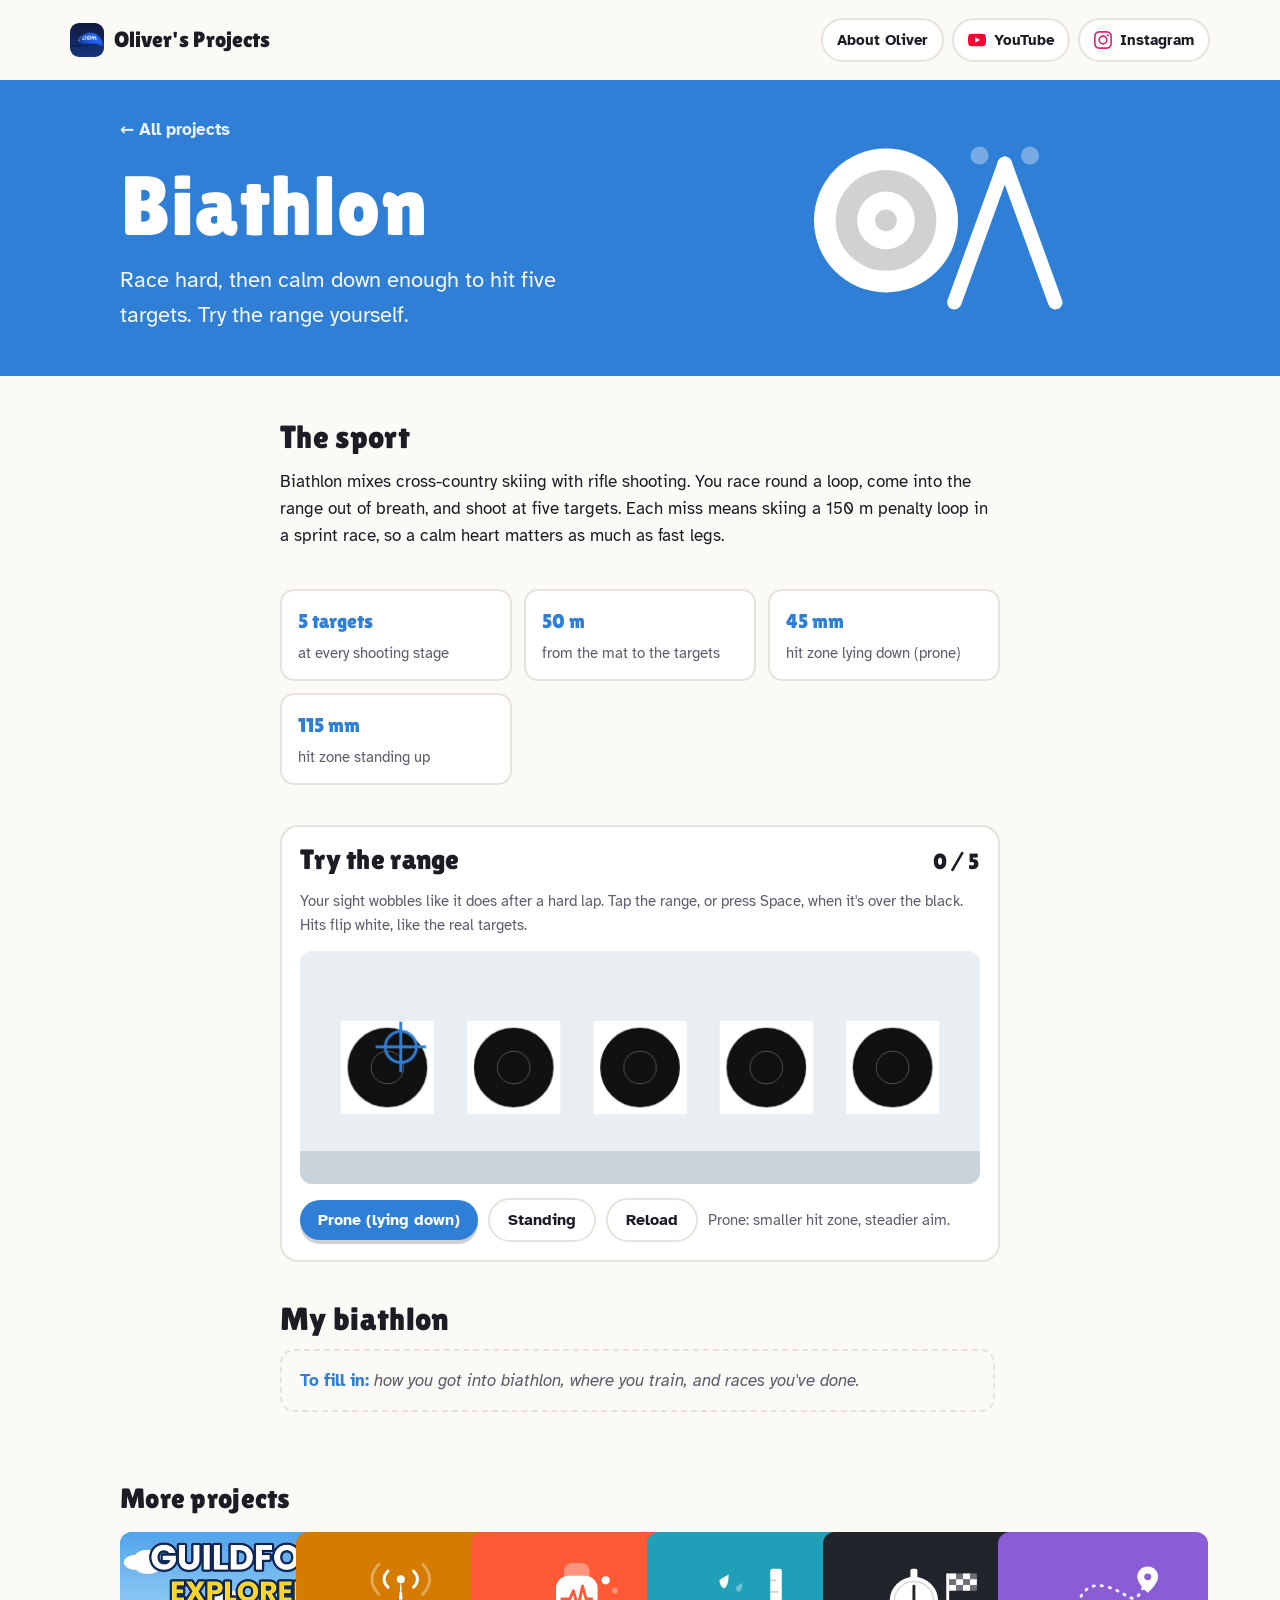
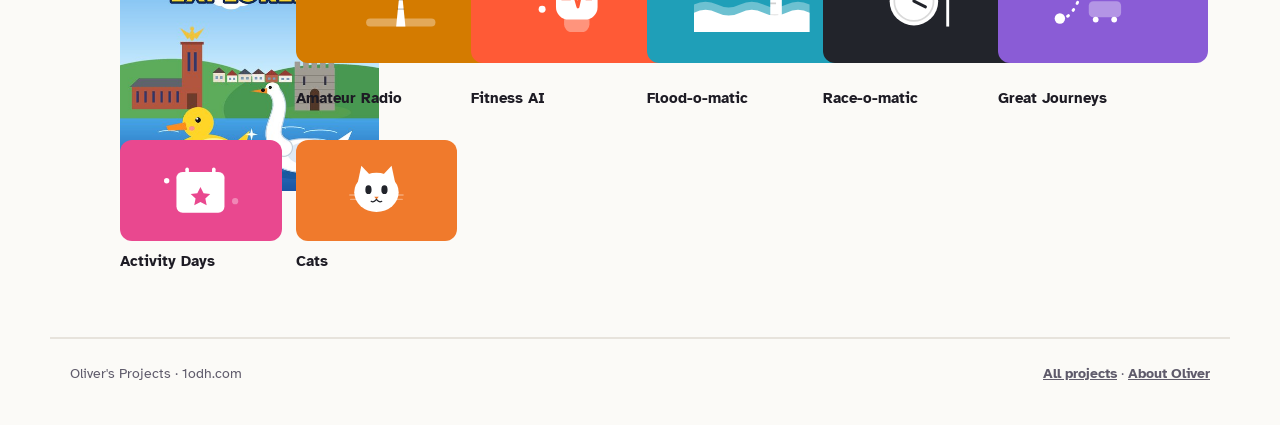
<file: biathlon.html>
<!doctype html>
<html lang="en-GB">
<head>
<meta charset="utf-8">
<meta name="viewport" content="width=device-width, initial-scale=1, viewport-fit=cover">
<title>Biathlon · Oliver&#x27;s Projects</title>
<meta name="description" content="Race hard, then calm down enough to hit five targets. Try the range yourself.">
<link rel="preconnect" href="https://fonts.googleapis.com">
<link rel="preconnect" href="https://fonts.gstatic.com" crossorigin>
<link rel="stylesheet" href="https://fonts.googleapis.com/css2?family=Atkinson+Hyperlegible:wght@400;700&family=Lilita+One&display=swap">
<link rel="stylesheet" href="style.css">
<link rel="icon" href="favicon.ico" sizes="any">
<link rel="icon" type="image/png" href="favicon.png">
<link rel="apple-touch-icon" href="apple-touch-icon.png">
</head>
<body><header class="topbar">
  <a class="brand" href="index.html"><img class="brand-hat" src="favicon.png" alt="" width="34" height="34">Oliver's Projects</a>
  <nav class="nav" aria-label="Main">
    <a class="pill" href="about.html">About Oliver</a>
    <a class="pill yt" href="https://www.youtube.com/@HamTechVibes" target="_blank" rel="noopener"><svg viewBox="0 0 24 24" aria-hidden="true"><path d="M23.5 6.2a3 3 0 0 0-2.1-2.1C19.5 3.6 12 3.6 12 3.6s-7.5 0-9.4.5A3 3 0 0 0 .5 6.2 31 31 0 0 0 0 12a31 31 0 0 0 .5 5.8 3 3 0 0 0 2.1 2.1c1.9.5 9.4.5 9.4.5s7.5 0 9.4-.5a3 3 0 0 0 2.1-2.1A31 31 0 0 0 24 12a31 31 0 0 0-.5-5.8zM9.6 15.6V8.4l6.3 3.6-6.3 3.6z"/></svg>YouTube</a>
    <a class="pill ig" href="https://www.instagram.com/hamtechvibes" target="_blank" rel="noopener"><svg viewBox="0 0 24 24" aria-hidden="true"><path d="M12 2.2c3.2 0 3.6 0 4.8.1 3.3.1 4.8 1.7 4.9 4.9.1 1.3.1 1.6.1 4.8s0 3.6-.1 4.8c-.1 3.2-1.7 4.8-4.9 4.9-1.3.1-1.6.1-4.8.1s-3.6 0-4.8-.1c-3.3-.1-4.8-1.7-4.9-4.9C2.2 15.6 2.2 15.2 2.2 12s0-3.6.1-4.8C2.4 3.9 3.9 2.4 7.2 2.3 8.4 2.2 8.8 2.2 12 2.2zM12 0C8.7 0 8.3 0 7.1.1 2.7.3.3 2.7.1 7.1 0 8.3 0 8.7 0 12s0 3.7.1 4.9c.2 4.4 2.6 6.8 7 7C8.3 24 8.7 24 12 24s3.7 0 4.9-.1c4.4-.2 6.8-2.6 7-7 .1-1.2.1-1.6.1-4.9s0-3.7-.1-4.9c-.2-4.4-2.6-6.8-7-7C15.7 0 15.3 0 12 0zm0 5.8a6.2 6.2 0 1 0 0 12.4 6.2 6.2 0 0 0 0-12.4zM12 16a4 4 0 1 1 0-8 4 4 0 0 1 0 8zm6.4-11.8a1.4 1.4 0 1 0 0 2.9 1.4 1.4 0 0 0 0-2.9z"/></svg>Instagram</a>
  </nav>
</header>
<div style="--c: var(--t-biathlon)">
<section class="p-hero">
  <div class="p-hero-inner">
    <div>
      <a class="back" href="index.html">← All projects</a>
      <h1>Biathlon</h1>
      <p class="tagline">Race hard, then calm down enough to hit five targets. Try the range yourself.</p>
    </div>
    <svg viewBox="0 0 200 120" aria-hidden="true">
<circle cx="70" cy="58" r="40" fill="#fff"/><circle cx="70" cy="58" r="28" fill="rgba(0,0,0,.18)"/><circle cx="70" cy="58" r="16" fill="#fff"/><circle cx="70" cy="58" r="6" fill="rgba(0,0,0,.18)"/>
<rect x="118" y="20" width="8" height="90" rx="4" transform="rotate(20 122 65)" fill="#fff"/><rect x="146" y="20" width="8" height="90" rx="4" transform="rotate(-20 150 65)" fill="#fff"/>
<circle cx="150" cy="22" r="5" fill="rgba(255,255,255,.35)"/><circle cx="122" cy="22" r="5" fill="rgba(255,255,255,.35)"/>
</svg>
  </div>
</section>
<main class="content">
<div class="block"><h2>The sport</h2>
<p>Biathlon mixes cross-country skiing with rifle shooting. You race round a loop, come into the range out of breath, and shoot at five targets. Each miss means skiing a 150 m penalty loop in a sprint race, so a calm heart matters as much as fast legs.</p></div>
<div class="facts">
<div class="fact"><b>5 targets</b><span>at every shooting stage</span></div>
<div class="fact"><b>50 m</b><span>from the mat to the targets</span></div>
<div class="fact"><b>45 mm</b><span>hit zone lying down (prone)</span></div>
<div class="fact"><b>115 mm</b><span>hit zone standing up</span></div>
</div>
<div class="toy">
  <div class="toy-head"><h2>Try the range</h2><span class="score" id="bi-score">0 / 5</span></div>
  <p class="toy-note">Your sight wobbles like it does after a hard lap. Tap the range, or press Space, when it's over the black. Hits flip white, like the real targets.</p>
  <canvas id="bi" width="700" height="240" aria-label="Biathlon shooting range game"></canvas>
  <div class="row">
    <button class="btn" id="bi-prone" type="button">Prone (lying down)</button>
    <button class="btn ghost" id="bi-stand" type="button">Standing</button>
    <button class="btn ghost" id="bi-reset" type="button">Reload</button>
    <span class="toy-note" id="bi-msg">Prone: smaller hit zone, steadier aim.</span>
  </div>
</div>
<div class="block"><h2>My biathlon</h2>
<p class="todo">how you got into biathlon, where you train, and races you've done.</p></div>
<script>
(function () {
  var cv = document.getElementById('bi'), ctx = cv.getContext('2d');
  var scoreEl = document.getElementById('bi-score'), msg = document.getElementById('bi-msg');
  var accent = getComputedStyle(cv).getPropertyValue('--c').trim() || '#2f7fd6';
  var mode = 'prone', shots = [], t0 = performance.now();
  var W = cv.width, H = cv.height, R = 40, gap = (W - 10 * R) / 6;
  function cx(i) { return gap + R + i * (2 * R + gap); }
  function hitR() { return mode === 'prone' ? R * 0.42 : R; }
  function wobble() { return mode === 'prone' ? 30 : 46; }
  function sight(now) {
    var i = shots.length, t = (now - t0) / 1000, a = wobble();
    return { x: cx(Math.min(i, 4)) + a * Math.sin(t * 1.7) * Math.cos(t * 0.6),
             y: H / 2 + a * 0.8 * Math.sin(t * 2.3 + 1) };
  }
  function draw(now) {
    ctx.fillStyle = '#e9eef3'; ctx.fillRect(0, 0, W, H);
    ctx.fillStyle = '#c9d3dc'; ctx.fillRect(0, H - 34, W, 34);
    for (var i = 0; i < 5; i++) {
      ctx.fillStyle = '#ffffff'; ctx.fillRect(cx(i) - R - 8, H / 2 - R - 8, 2 * R + 16, 2 * R + 16);
      var s = shots[i];
      ctx.beginPath(); ctx.arc(cx(i), H / 2, R, 0, 7);
      ctx.fillStyle = s === true ? '#ffffff' : '#111'; ctx.fill();
      ctx.lineWidth = 2; ctx.strokeStyle = '#111'; ctx.stroke();
      if (mode === 'prone' && s !== true) { ctx.beginPath(); ctx.arc(cx(i), H / 2, hitR(), 0, 7); ctx.strokeStyle = '#555'; ctx.lineWidth = 1; ctx.stroke(); }
      if (s === false) { ctx.fillStyle = '#e23b3b'; ctx.font = 'bold 20px sans-serif'; ctx.textAlign = 'center'; ctx.fillText('MISS', cx(i), H - 11); }
      if (s === true) { ctx.fillStyle = '#1f8a4c'; ctx.font = 'bold 20px sans-serif'; ctx.textAlign = 'center'; ctx.fillText('HIT', cx(i), H - 11); }
    }
    if (shots.length < 5) {
      var p = sight(now);
      ctx.strokeStyle = accent; ctx.lineWidth = 3;
      ctx.beginPath(); ctx.arc(p.x, p.y, 16, 0, 7); ctx.stroke();
      ctx.beginPath(); ctx.moveTo(p.x - 26, p.y); ctx.lineTo(p.x + 26, p.y); ctx.moveTo(p.x, p.y - 26); ctx.lineTo(p.x, p.y + 26); ctx.stroke();
    }
  }
  function loop(now) { draw(now); requestAnimationFrame(loop); }
  function fire() {
    if (shots.length >= 5) return;
    var p = sight(performance.now()), i = shots.length;
    var d = Math.hypot(p.x - cx(i), p.y - H / 2);
    shots.push(d <= hitR());
    var hits = shots.filter(Boolean).length;
    scoreEl.textContent = hits + ' / 5';
    if (shots.length === 5) {
      var miss = 5 - hits;
      msg.textContent = miss === 0 ? 'Clean shoot! No penalty loops.' : miss + ' miss' + (miss > 1 ? 'es' : '') + ': ' + (miss * 150) + ' m of penalty loops.';
    }
  }
  function setMode(m) {
    mode = m; shots = []; scoreEl.textContent = '0 / 5'; t0 = performance.now();
    document.getElementById('bi-prone').className = 'btn' + (m === 'prone' ? '' : ' ghost');
    document.getElementById('bi-stand').className = 'btn' + (m === 'stand' ? '' : ' ghost');
    msg.textContent = m === 'prone' ? 'Prone: smaller hit zone, steadier aim.' : 'Standing: the whole black disc counts, but you wobble more.';
  }
  cv.addEventListener('pointerdown', function (e) { e.preventDefault(); fire(); });
  document.addEventListener('keydown', function (e) {
    if (e.code === 'Space' && ['INPUT','BUTTON'].indexOf(document.activeElement.tagName) < 0) { e.preventDefault(); fire(); }
  });
  document.getElementById('bi-prone').onclick = function () { setMode('prone'); };
  document.getElementById('bi-stand').onclick = function () { setMode('stand'); };
  document.getElementById('bi-reset').onclick = function () { setMode(mode); };
  requestAnimationFrame(loop);
})();
</script>
</main>
</div>
<section class="more">
  <h2>More projects</h2>
  <div class="more-row">
<a href="explore-guildford.html" style="--c: var(--t-guildford)"><span class="mini"><img src="guildford-explorers-icon.jpg" alt="" loading="lazy"></span>Explore Guildford</a>
<a href="amateur-radio.html" style="--c: var(--t-radio)"><span class="mini"><svg viewBox="0 0 200 120" aria-hidden="true">
<path d="M92 110 L100 30 L108 110Z" fill="#fff"/><path d="M94 80 H106 M95 64 H105 M97 48 H103" stroke="rgba(0,0,0,.18)" stroke-width="3"/>
<circle cx="100" cy="28" r="7" fill="#fff"/>
<path d="M78 14 Q64 28 78 42 M122 14 Q136 28 122 42" fill="none" stroke="#fff" stroke-width="5" stroke-linecap="round"/>
<path d="M62 2 Q38 28 62 54 M138 2 Q162 28 138 54" fill="none" stroke="rgba(255,255,255,.35)" stroke-width="5" stroke-linecap="round"/>
<rect x="40" y="96" width="120" height="14" rx="7" fill="rgba(255,255,255,.35)"/>
</svg></span>Amateur Radio</a>
<a href="fitness-ai.html" style="--c: var(--t-fitness)"><span class="mini"><svg viewBox="0 0 200 120" aria-hidden="true">
<rect x="78" y="0" width="44" height="120" rx="14" fill="rgba(255,255,255,.35)"/>
<rect x="64" y="22" width="72" height="76" rx="22" fill="#fff"/>
<path d="M74 62 H88 L94 48 L102 76 L110 40 L116 62 H126" fill="none" stroke="#ff5a36" stroke-width="5" stroke-linecap="round" stroke-linejoin="round"/>
<circle cx="150" cy="30" r="7" fill="#fff"/><circle cx="166" cy="48" r="5" fill="rgba(255,255,255,.35)"/><circle cx="40" cy="80" r="6" fill="#fff"/>
</svg></span>Fitness AI</a>
<a href="flood-o-matic.html" style="--c: var(--t-flood)"><span class="mini"><svg viewBox="0 0 200 120" aria-hidden="true">
<rect x="132" y="10" width="20" height="100" rx="4" fill="#fff"/>
<path d="M132 30 H142 M132 50 H146 M132 70 H142 M132 90 H146" stroke="rgba(0,0,0,.18)" stroke-width="3"/>
<path d="M0 72 Q20 62 40 72 T80 72 T120 72 T160 72 T200 72 V120 H0Z" fill="rgba(255,255,255,.35)"/>
<path d="M0 86 Q20 76 40 86 T80 86 T120 86 T160 86 T200 86 V120 H0Z" fill="#fff"/>
<path d="M60 20 Q60 40 52 44 Q44 40 44 30 Q48 26 60 20Z" fill="#fff"/><path d="M84 34 Q84 48 78 50 Q72 48 72 42 Q75 39 84 34Z" fill="rgba(255,255,255,.35)"/>
</svg></span>Flood-o-matic</a>
<a href="race-o-matic.html" style="--c: var(--t-race)"><span class="mini"><svg viewBox="0 0 200 120" aria-hidden="true">
<circle cx="76" cy="66" r="42" fill="#fff"/><rect x="70" y="10" width="12" height="16" rx="3" fill="#fff"/>
<circle cx="76" cy="66" r="34" fill="none" stroke="rgba(0,0,0,.15)" stroke-width="3"/>
<path d="M76 66 L76 40 M76 66 L96 76" stroke="#22242b" stroke-width="5" stroke-linecap="round"/>
<rect x="132" y="18" width="5" height="92" fill="#fff"/>
<g fill="#fff"><rect x="137" y="18" width="12" height="10"/><rect x="161" y="18" width="12" height="10"/><rect x="149" y="28" width="12" height="10"/><rect x="173" y="28" width="12" height="10"/><rect x="137" y="38" width="12" height="10"/><rect x="161" y="38" width="12" height="10"/></g>
<g fill="rgba(255,255,255,.35)"><rect x="149" y="18" width="12" height="10"/><rect x="173" y="18" width="12" height="10"/><rect x="137" y="28" width="12" height="10"/><rect x="161" y="28" width="12" height="10"/><rect x="149" y="38" width="12" height="10"/><rect x="173" y="38" width="12" height="10"/></g>
</svg></span>Race-o-matic</a>
<a href="great-journeys.html" style="--c: var(--t-journeys)"><span class="mini"><svg viewBox="0 0 200 120" aria-hidden="true">
<path d="M24 96 C60 96 50 30 100 40 S150 90 176 24" fill="none" stroke="#fff" stroke-width="5" stroke-dasharray="2 12" stroke-linecap="round"/>
<circle cx="24" cy="96" r="9" fill="#fff"/>
<path d="M176 6 C164 6 158 16 158 24 C158 36 176 52 176 52 C176 52 194 36 194 24 C194 16 188 6 176 6Z" fill="#fff"/><circle cx="176" cy="24" r="6" fill="#8a5cd6"/>
<rect x="74" y="66" width="56" height="28" rx="8" fill="rgba(255,255,255,.35)"/><circle cx="86" cy="98" r="5" fill="#fff"/><circle cx="118" cy="98" r="5" fill="#fff"/>
</svg></span>Great Journeys</a>
<a href="activity-days.html" style="--c: var(--t-activity)"><span class="mini"><svg viewBox="0 0 200 120" aria-hidden="true">
<rect x="46" y="20" width="108" height="92" rx="14" fill="#fff"/><rect x="46" y="20" width="108" height="24" rx="12" fill="rgba(255,255,255,.35)"/>
<rect x="66" y="10" width="8" height="20" rx="4" fill="#fff"/><rect x="126" y="10" width="8" height="20" rx="4" fill="#fff"/>
<path d="M100 54 L107 68 L122 70 L111 80 L114 95 L100 88 L86 95 L89 80 L78 70 L93 68Z" fill="#e9488f"/>
<circle cx="24" cy="40" r="6" fill="#fff"/><circle cx="178" cy="86" r="7" fill="rgba(255,255,255,.35)"/>
</svg></span>Activity Days</a>
<a href="cats.html" style="--c: var(--t-cats)"><span class="mini"><svg viewBox="0 0 200 120" aria-hidden="true">
<path d="M58 44 L66 6 L92 34Z" fill="#fff"/><path d="M142 44 L134 6 L108 34Z" fill="#fff"/>
<ellipse cx="100" cy="66" rx="50" ry="44" fill="#fff"/>
<ellipse cx="82" cy="60" rx="7" ry="10" fill="#22242b"/><ellipse cx="118" cy="60" rx="7" ry="10" fill="#22242b"/>
<path d="M95 76 L105 76 L100 82Z" fill="#f07a2c"/>
<path d="M100 82 Q94 90 88 86 M100 82 Q106 90 112 86" fill="none" stroke="#22242b" stroke-width="2.5" stroke-linecap="round"/>
<path d="M40 72 H70 M42 82 H70 M130 72 H160 M130 82 H158" stroke="rgba(255,255,255,.35)" stroke-width="3" stroke-linecap="round"/>
</svg></span>Cats</a>
  </div>
</section>
<footer class="site">
  <span>Oliver's Projects · 1odh.com</span>
  <span><a href="index.html">All projects</a> · <a href="about.html">About Oliver</a></span>
</footer>
</body>
</html>
</file>
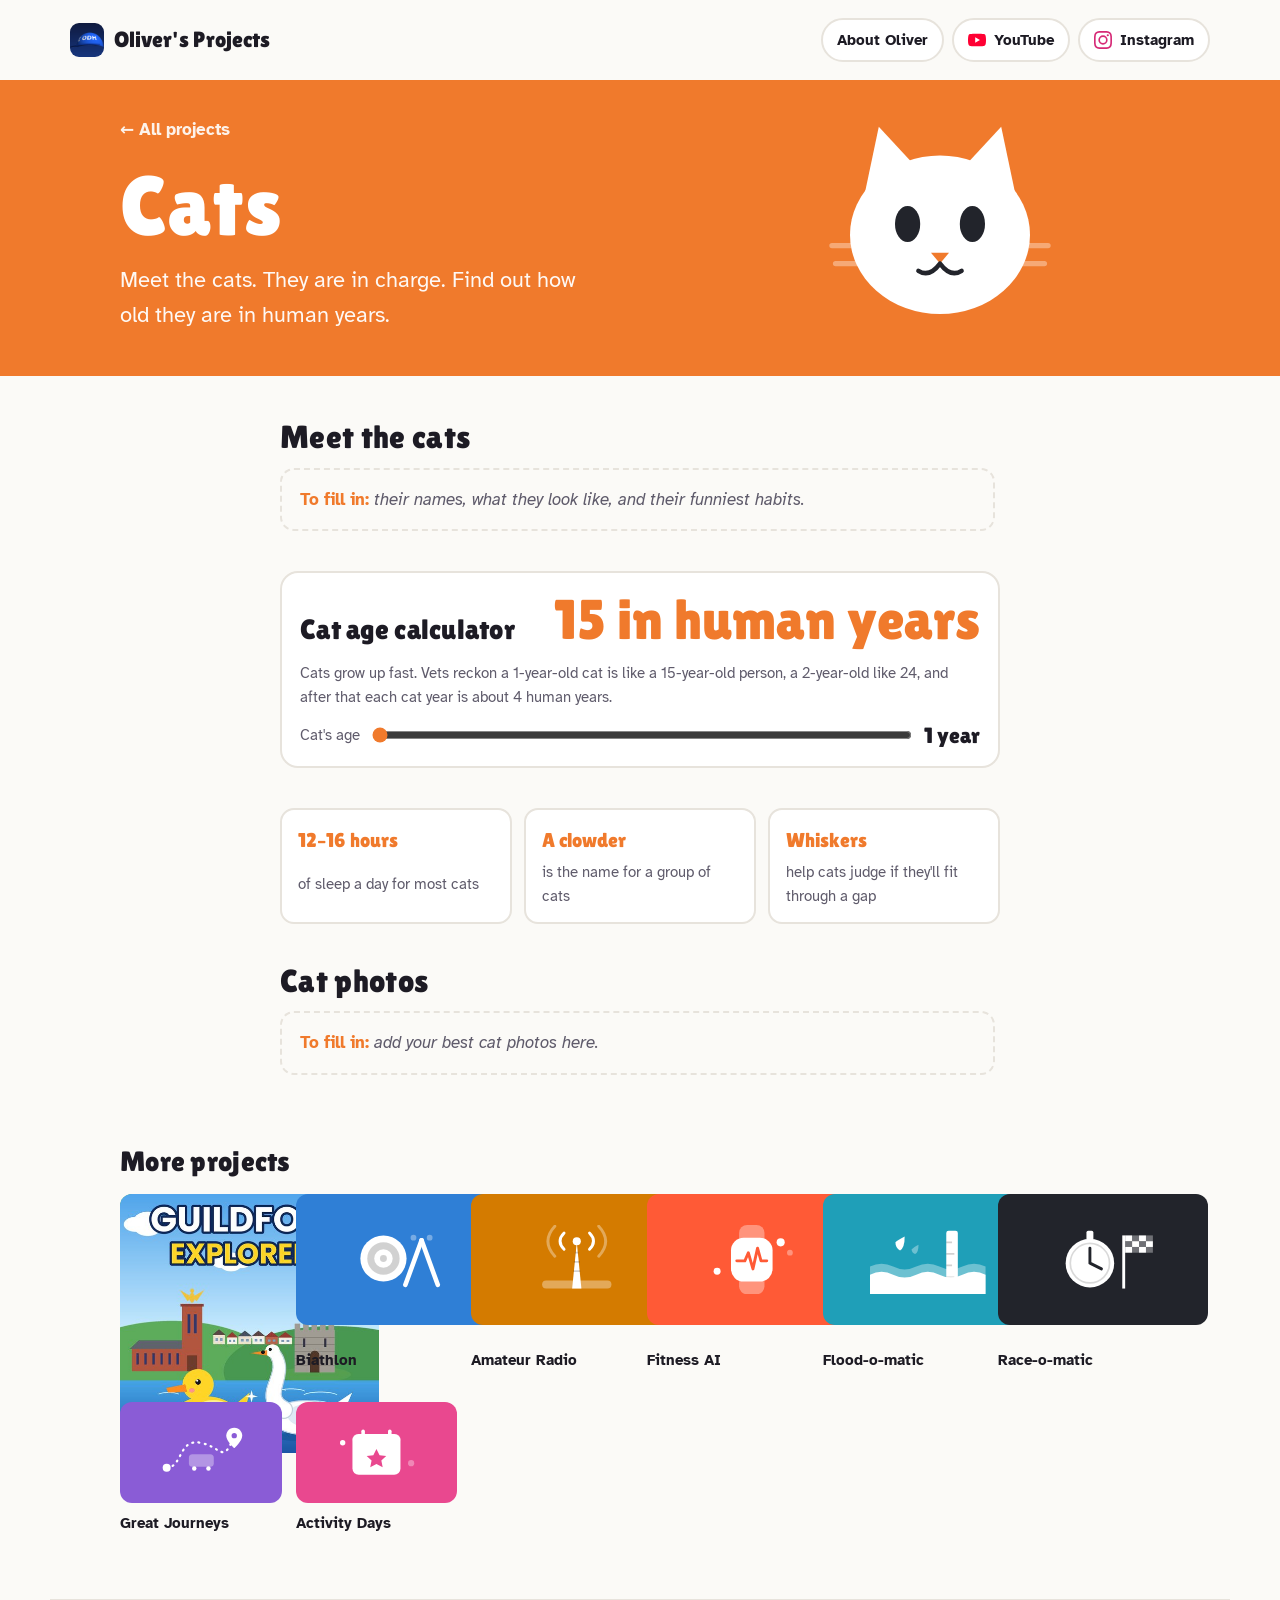
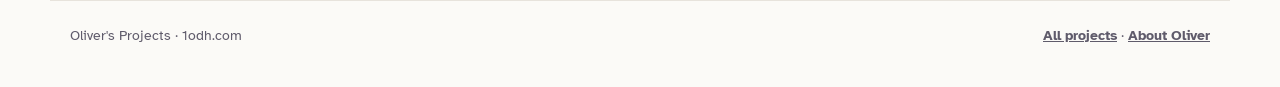
<file: cats.html>
<!doctype html>
<html lang="en-GB">
<head>
<meta charset="utf-8">
<meta name="viewport" content="width=device-width, initial-scale=1, viewport-fit=cover">
<title>Cats · Oliver&#x27;s Projects</title>
<meta name="description" content="Meet the cats. They are in charge. Find out how old they are in human years.">
<link rel="preconnect" href="https://fonts.googleapis.com">
<link rel="preconnect" href="https://fonts.gstatic.com" crossorigin>
<link rel="stylesheet" href="https://fonts.googleapis.com/css2?family=Atkinson+Hyperlegible:wght@400;700&family=Lilita+One&display=swap">
<link rel="stylesheet" href="style.css">
<link rel="icon" href="favicon.ico" sizes="any">
<link rel="icon" type="image/png" href="favicon.png">
<link rel="apple-touch-icon" href="apple-touch-icon.png">
</head>
<body><header class="topbar">
  <a class="brand" href="index.html"><img class="brand-hat" src="favicon.png" alt="" width="34" height="34">Oliver's Projects</a>
  <nav class="nav" aria-label="Main">
    <a class="pill" href="about.html">About Oliver</a>
    <a class="pill yt" href="https://www.youtube.com/@HamTechVibes" target="_blank" rel="noopener"><svg viewBox="0 0 24 24" aria-hidden="true"><path d="M23.5 6.2a3 3 0 0 0-2.1-2.1C19.5 3.6 12 3.6 12 3.6s-7.5 0-9.4.5A3 3 0 0 0 .5 6.2 31 31 0 0 0 0 12a31 31 0 0 0 .5 5.8 3 3 0 0 0 2.1 2.1c1.9.5 9.4.5 9.4.5s7.5 0 9.4-.5a3 3 0 0 0 2.1-2.1A31 31 0 0 0 24 12a31 31 0 0 0-.5-5.8zM9.6 15.6V8.4l6.3 3.6-6.3 3.6z"/></svg>YouTube</a>
    <a class="pill ig" href="https://www.instagram.com/hamtechvibes" target="_blank" rel="noopener"><svg viewBox="0 0 24 24" aria-hidden="true"><path d="M12 2.2c3.2 0 3.6 0 4.8.1 3.3.1 4.8 1.7 4.9 4.9.1 1.3.1 1.6.1 4.8s0 3.6-.1 4.8c-.1 3.2-1.7 4.8-4.9 4.9-1.3.1-1.6.1-4.8.1s-3.6 0-4.8-.1c-3.3-.1-4.8-1.7-4.9-4.9C2.2 15.6 2.2 15.2 2.2 12s0-3.6.1-4.8C2.4 3.9 3.9 2.4 7.2 2.3 8.4 2.2 8.8 2.2 12 2.2zM12 0C8.7 0 8.3 0 7.1.1 2.7.3.3 2.7.1 7.1 0 8.3 0 8.7 0 12s0 3.7.1 4.9c.2 4.4 2.6 6.8 7 7C8.3 24 8.7 24 12 24s3.7 0 4.9-.1c4.4-.2 6.8-2.6 7-7 .1-1.2.1-1.6.1-4.9s0-3.7-.1-4.9c-.2-4.4-2.6-6.8-7-7C15.7 0 15.3 0 12 0zm0 5.8a6.2 6.2 0 1 0 0 12.4 6.2 6.2 0 0 0 0-12.4zM12 16a4 4 0 1 1 0-8 4 4 0 0 1 0 8zm6.4-11.8a1.4 1.4 0 1 0 0 2.9 1.4 1.4 0 0 0 0-2.9z"/></svg>Instagram</a>
  </nav>
</header>
<div style="--c: var(--t-cats)">
<section class="p-hero">
  <div class="p-hero-inner">
    <div>
      <a class="back" href="index.html">← All projects</a>
      <h1>Cats</h1>
      <p class="tagline">Meet the cats. They are in charge. Find out how old they are in human years.</p>
    </div>
    <svg viewBox="0 0 200 120" aria-hidden="true">
<path d="M58 44 L66 6 L92 34Z" fill="#fff"/><path d="M142 44 L134 6 L108 34Z" fill="#fff"/>
<ellipse cx="100" cy="66" rx="50" ry="44" fill="#fff"/>
<ellipse cx="82" cy="60" rx="7" ry="10" fill="#22242b"/><ellipse cx="118" cy="60" rx="7" ry="10" fill="#22242b"/>
<path d="M95 76 L105 76 L100 82Z" fill="#f07a2c"/>
<path d="M100 82 Q94 90 88 86 M100 82 Q106 90 112 86" fill="none" stroke="#22242b" stroke-width="2.5" stroke-linecap="round"/>
<path d="M40 72 H70 M42 82 H70 M130 72 H160 M130 82 H158" stroke="rgba(255,255,255,.35)" stroke-width="3" stroke-linecap="round"/>
</svg>
  </div>
</section>
<main class="content">
<div class="block"><h2>Meet the cats</h2>
<p class="todo">their names, what they look like, and their funniest habits.</p></div>
<div class="toy">
  <div class="toy-head"><h2>Cat age calculator</h2><span class="big-number" id="cat-h">15</span></div>
  <p class="toy-note">Cats grow up fast. Vets reckon a 1-year-old cat is like a 15-year-old person, a 2-year-old like 24, and after that each cat year is about 4 human years.</p>
  <div class="row"><label for="cat-y" class="toy-note">Cat's age</label><input type="range" id="cat-y" min="1" max="20" value="1"><span class="score" id="cat-l">1 year</span></div>
</div>
<div class="facts">
<div class="fact"><b>12–16 hours</b><span>of sleep a day for most cats</span></div>
<div class="fact"><b>A clowder</b><span>is the name for a group of cats</span></div>
<div class="fact"><b>Whiskers</b><span>help cats judge if they'll fit through a gap</span></div>
</div>
<div class="block"><h2>Cat photos</h2>
<p class="todo">add your best cat photos here.</p></div>
<script>
(function () {
  var y = document.getElementById('cat-y'), h = document.getElementById('cat-h'), l = document.getElementById('cat-l');
  function upd() { var n = parseInt(y.value, 10), hu = n === 1 ? 15 : 24 + (n - 2) * 4;
    h.textContent = hu + ' in human years'; l.textContent = n + (n === 1 ? ' year' : ' years'); }
  y.addEventListener('input', upd); upd();
})();
</script>
</main>
</div>
<section class="more">
  <h2>More projects</h2>
  <div class="more-row">
<a href="explore-guildford.html" style="--c: var(--t-guildford)"><span class="mini"><img src="guildford-explorers-icon.jpg" alt="" loading="lazy"></span>Explore Guildford</a>
<a href="biathlon.html" style="--c: var(--t-biathlon)"><span class="mini"><svg viewBox="0 0 200 120" aria-hidden="true">
<circle cx="70" cy="58" r="40" fill="#fff"/><circle cx="70" cy="58" r="28" fill="rgba(0,0,0,.18)"/><circle cx="70" cy="58" r="16" fill="#fff"/><circle cx="70" cy="58" r="6" fill="rgba(0,0,0,.18)"/>
<rect x="118" y="20" width="8" height="90" rx="4" transform="rotate(20 122 65)" fill="#fff"/><rect x="146" y="20" width="8" height="90" rx="4" transform="rotate(-20 150 65)" fill="#fff"/>
<circle cx="150" cy="22" r="5" fill="rgba(255,255,255,.35)"/><circle cx="122" cy="22" r="5" fill="rgba(255,255,255,.35)"/>
</svg></span>Biathlon</a>
<a href="amateur-radio.html" style="--c: var(--t-radio)"><span class="mini"><svg viewBox="0 0 200 120" aria-hidden="true">
<path d="M92 110 L100 30 L108 110Z" fill="#fff"/><path d="M94 80 H106 M95 64 H105 M97 48 H103" stroke="rgba(0,0,0,.18)" stroke-width="3"/>
<circle cx="100" cy="28" r="7" fill="#fff"/>
<path d="M78 14 Q64 28 78 42 M122 14 Q136 28 122 42" fill="none" stroke="#fff" stroke-width="5" stroke-linecap="round"/>
<path d="M62 2 Q38 28 62 54 M138 2 Q162 28 138 54" fill="none" stroke="rgba(255,255,255,.35)" stroke-width="5" stroke-linecap="round"/>
<rect x="40" y="96" width="120" height="14" rx="7" fill="rgba(255,255,255,.35)"/>
</svg></span>Amateur Radio</a>
<a href="fitness-ai.html" style="--c: var(--t-fitness)"><span class="mini"><svg viewBox="0 0 200 120" aria-hidden="true">
<rect x="78" y="0" width="44" height="120" rx="14" fill="rgba(255,255,255,.35)"/>
<rect x="64" y="22" width="72" height="76" rx="22" fill="#fff"/>
<path d="M74 62 H88 L94 48 L102 76 L110 40 L116 62 H126" fill="none" stroke="#ff5a36" stroke-width="5" stroke-linecap="round" stroke-linejoin="round"/>
<circle cx="150" cy="30" r="7" fill="#fff"/><circle cx="166" cy="48" r="5" fill="rgba(255,255,255,.35)"/><circle cx="40" cy="80" r="6" fill="#fff"/>
</svg></span>Fitness AI</a>
<a href="flood-o-matic.html" style="--c: var(--t-flood)"><span class="mini"><svg viewBox="0 0 200 120" aria-hidden="true">
<rect x="132" y="10" width="20" height="100" rx="4" fill="#fff"/>
<path d="M132 30 H142 M132 50 H146 M132 70 H142 M132 90 H146" stroke="rgba(0,0,0,.18)" stroke-width="3"/>
<path d="M0 72 Q20 62 40 72 T80 72 T120 72 T160 72 T200 72 V120 H0Z" fill="rgba(255,255,255,.35)"/>
<path d="M0 86 Q20 76 40 86 T80 86 T120 86 T160 86 T200 86 V120 H0Z" fill="#fff"/>
<path d="M60 20 Q60 40 52 44 Q44 40 44 30 Q48 26 60 20Z" fill="#fff"/><path d="M84 34 Q84 48 78 50 Q72 48 72 42 Q75 39 84 34Z" fill="rgba(255,255,255,.35)"/>
</svg></span>Flood-o-matic</a>
<a href="race-o-matic.html" style="--c: var(--t-race)"><span class="mini"><svg viewBox="0 0 200 120" aria-hidden="true">
<circle cx="76" cy="66" r="42" fill="#fff"/><rect x="70" y="10" width="12" height="16" rx="3" fill="#fff"/>
<circle cx="76" cy="66" r="34" fill="none" stroke="rgba(0,0,0,.15)" stroke-width="3"/>
<path d="M76 66 L76 40 M76 66 L96 76" stroke="#22242b" stroke-width="5" stroke-linecap="round"/>
<rect x="132" y="18" width="5" height="92" fill="#fff"/>
<g fill="#fff"><rect x="137" y="18" width="12" height="10"/><rect x="161" y="18" width="12" height="10"/><rect x="149" y="28" width="12" height="10"/><rect x="173" y="28" width="12" height="10"/><rect x="137" y="38" width="12" height="10"/><rect x="161" y="38" width="12" height="10"/></g>
<g fill="rgba(255,255,255,.35)"><rect x="149" y="18" width="12" height="10"/><rect x="173" y="18" width="12" height="10"/><rect x="137" y="28" width="12" height="10"/><rect x="161" y="28" width="12" height="10"/><rect x="149" y="38" width="12" height="10"/><rect x="173" y="38" width="12" height="10"/></g>
</svg></span>Race-o-matic</a>
<a href="great-journeys.html" style="--c: var(--t-journeys)"><span class="mini"><svg viewBox="0 0 200 120" aria-hidden="true">
<path d="M24 96 C60 96 50 30 100 40 S150 90 176 24" fill="none" stroke="#fff" stroke-width="5" stroke-dasharray="2 12" stroke-linecap="round"/>
<circle cx="24" cy="96" r="9" fill="#fff"/>
<path d="M176 6 C164 6 158 16 158 24 C158 36 176 52 176 52 C176 52 194 36 194 24 C194 16 188 6 176 6Z" fill="#fff"/><circle cx="176" cy="24" r="6" fill="#8a5cd6"/>
<rect x="74" y="66" width="56" height="28" rx="8" fill="rgba(255,255,255,.35)"/><circle cx="86" cy="98" r="5" fill="#fff"/><circle cx="118" cy="98" r="5" fill="#fff"/>
</svg></span>Great Journeys</a>
<a href="activity-days.html" style="--c: var(--t-activity)"><span class="mini"><svg viewBox="0 0 200 120" aria-hidden="true">
<rect x="46" y="20" width="108" height="92" rx="14" fill="#fff"/><rect x="46" y="20" width="108" height="24" rx="12" fill="rgba(255,255,255,.35)"/>
<rect x="66" y="10" width="8" height="20" rx="4" fill="#fff"/><rect x="126" y="10" width="8" height="20" rx="4" fill="#fff"/>
<path d="M100 54 L107 68 L122 70 L111 80 L114 95 L100 88 L86 95 L89 80 L78 70 L93 68Z" fill="#e9488f"/>
<circle cx="24" cy="40" r="6" fill="#fff"/><circle cx="178" cy="86" r="7" fill="rgba(255,255,255,.35)"/>
</svg></span>Activity Days</a>
  </div>
</section>
<footer class="site">
  <span>Oliver's Projects · 1odh.com</span>
  <span><a href="index.html">All projects</a> · <a href="about.html">About Oliver</a></span>
</footer>
</body>
</html>
</file>
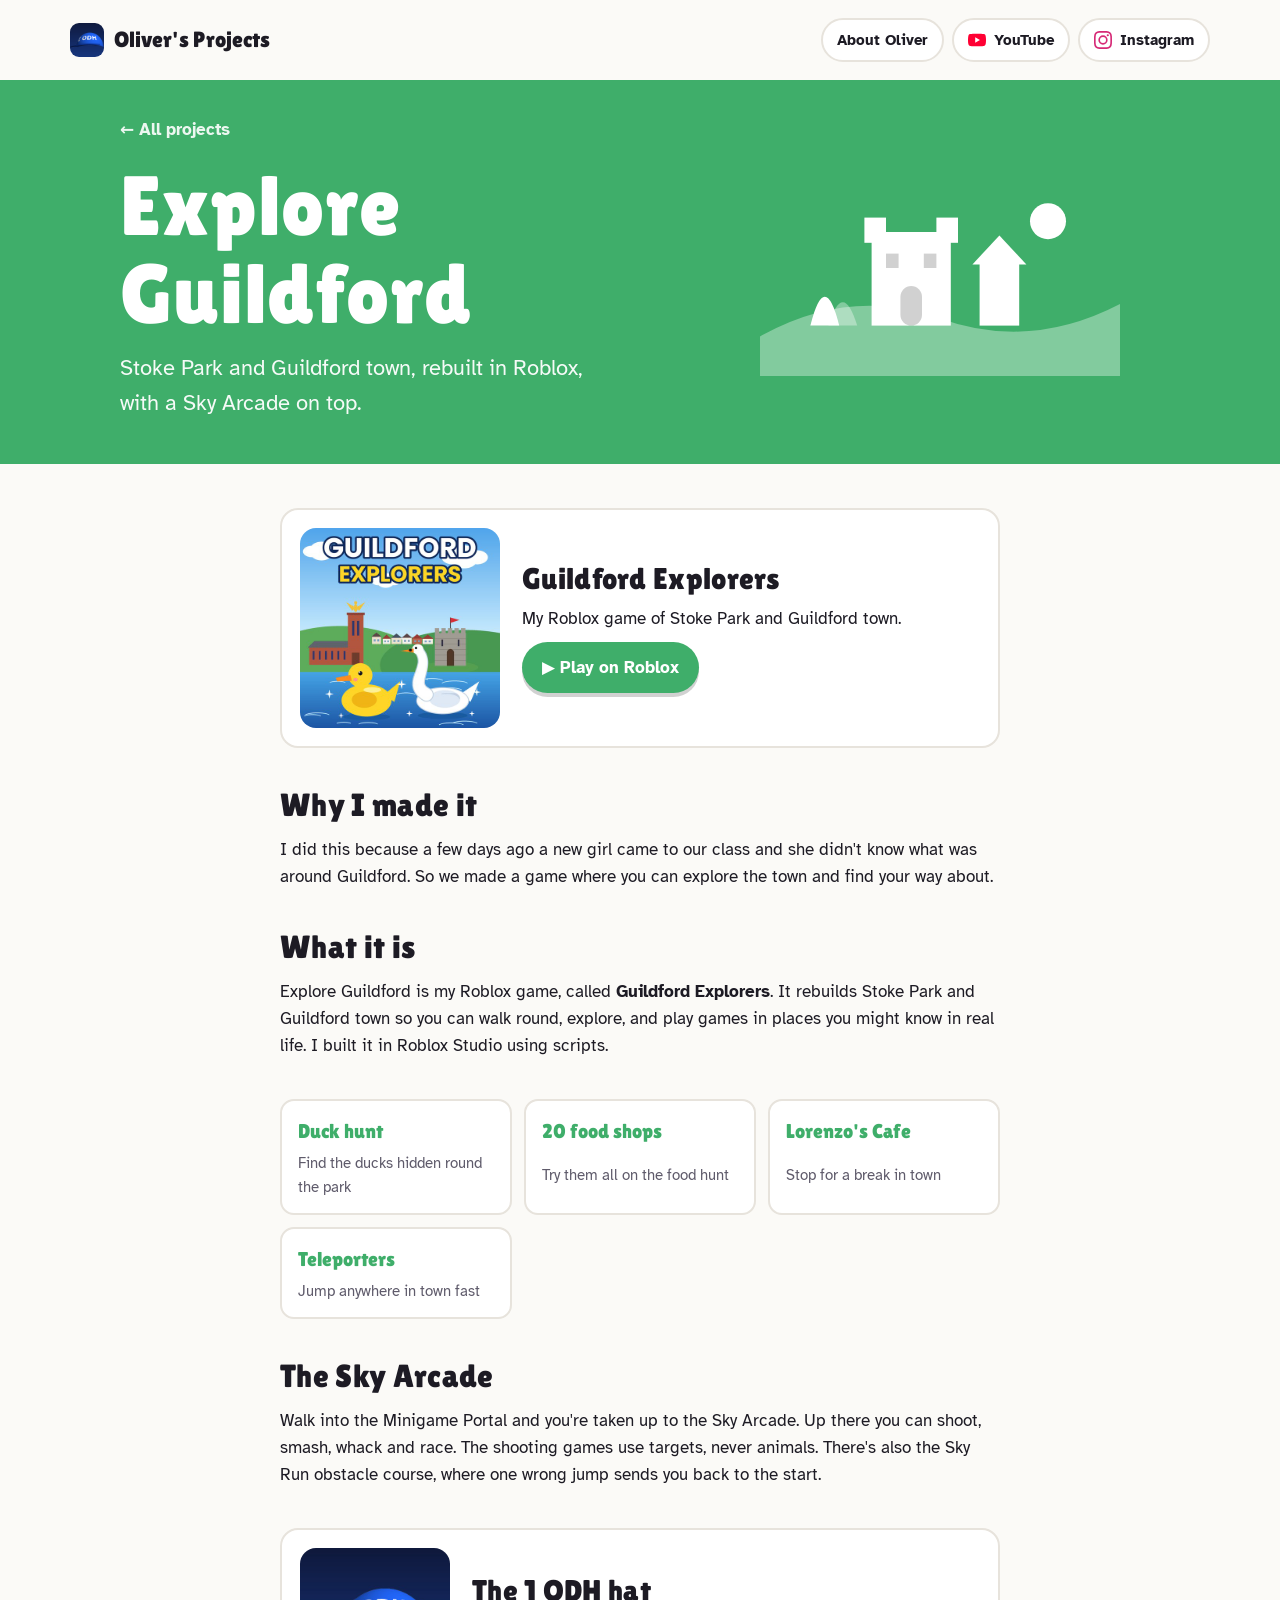
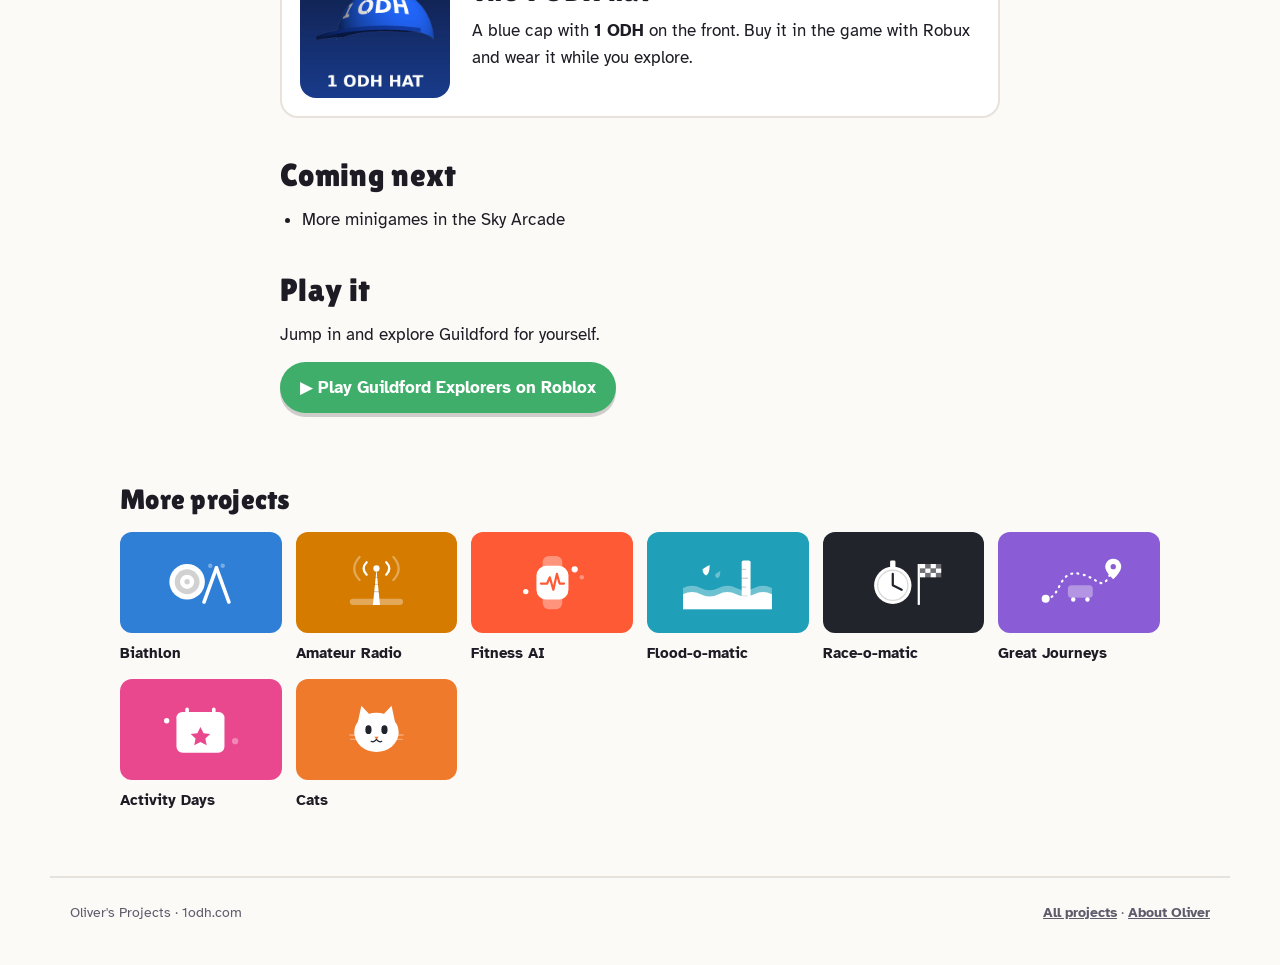
<file: explore-guildford.html>
<!doctype html>
<html lang="en-GB">
<head>
<meta charset="utf-8">
<meta name="viewport" content="width=device-width, initial-scale=1, viewport-fit=cover">
<title>Explore Guildford · Oliver&#x27;s Projects</title>
<meta name="description" content="Stoke Park and Guildford town, rebuilt in Roblox, with a Sky Arcade on top.">
<link rel="preconnect" href="https://fonts.googleapis.com">
<link rel="preconnect" href="https://fonts.gstatic.com" crossorigin>
<link rel="stylesheet" href="https://fonts.googleapis.com/css2?family=Atkinson+Hyperlegible:wght@400;700&family=Lilita+One&display=swap">
<link rel="stylesheet" href="style.css">
<link rel="icon" href="favicon.ico" sizes="any">
<link rel="icon" type="image/png" href="favicon.png">
<link rel="apple-touch-icon" href="apple-touch-icon.png">
</head>
<body><header class="topbar">
  <a class="brand" href="index.html"><img class="brand-hat" src="favicon.png" alt="" width="34" height="34">Oliver's Projects</a>
  <nav class="nav" aria-label="Main">
    <a class="pill" href="about.html">About Oliver</a>
    <a class="pill yt" href="https://www.youtube.com/@HamTechVibes" target="_blank" rel="noopener"><svg viewBox="0 0 24 24" aria-hidden="true"><path d="M23.5 6.2a3 3 0 0 0-2.1-2.1C19.5 3.6 12 3.6 12 3.6s-7.5 0-9.4.5A3 3 0 0 0 .5 6.2 31 31 0 0 0 0 12a31 31 0 0 0 .5 5.8 3 3 0 0 0 2.1 2.1c1.9.5 9.4.5 9.4.5s7.5 0 9.4-.5a3 3 0 0 0 2.1-2.1A31 31 0 0 0 24 12a31 31 0 0 0-.5-5.8zM9.6 15.6V8.4l6.3 3.6-6.3 3.6z"/></svg>YouTube</a>
    <a class="pill ig" href="https://www.instagram.com/hamtechvibes" target="_blank" rel="noopener"><svg viewBox="0 0 24 24" aria-hidden="true"><path d="M12 2.2c3.2 0 3.6 0 4.8.1 3.3.1 4.8 1.7 4.9 4.9.1 1.3.1 1.6.1 4.8s0 3.6-.1 4.8c-.1 3.2-1.7 4.8-4.9 4.9-1.3.1-1.6.1-4.8.1s-3.6 0-4.8-.1c-3.3-.1-4.8-1.7-4.9-4.9C2.2 15.6 2.2 15.2 2.2 12s0-3.6.1-4.8C2.4 3.9 3.9 2.4 7.2 2.3 8.4 2.2 8.8 2.2 12 2.2zM12 0C8.7 0 8.3 0 7.1.1 2.7.3.3 2.7.1 7.1 0 8.3 0 8.7 0 12s0 3.7.1 4.9c.2 4.4 2.6 6.8 7 7C8.3 24 8.7 24 12 24s3.7 0 4.9-.1c4.4-.2 6.8-2.6 7-7 .1-1.2.1-1.6.1-4.9s0-3.7-.1-4.9c-.2-4.4-2.6-6.8-7-7C15.7 0 15.3 0 12 0zm0 5.8a6.2 6.2 0 1 0 0 12.4 6.2 6.2 0 0 0 0-12.4zM12 16a4 4 0 1 1 0-8 4 4 0 0 1 0 8zm6.4-11.8a1.4 1.4 0 1 0 0 2.9 1.4 1.4 0 0 0 0-2.9z"/></svg>Instagram</a>
  </nav>
</header>
<div style="--c: var(--t-guildford)">
<section class="p-hero">
  <div class="p-hero-inner">
    <div>
      <a class="back" href="index.html">← All projects</a>
      <h1>Explore Guildford</h1>
      <p class="tagline">Stoke Park and Guildford town, rebuilt in Roblox, with a Sky Arcade on top.</p>
    </div>
    <svg viewBox="0 0 200 120" aria-hidden="true">
<path d="M0 98 Q50 70 100 88 T200 80 V120 H0Z" fill="rgba(255,255,255,.35)"/>
<rect x="62" y="40" width="44" height="52" fill="#fff"/><rect x="58" y="32" width="12" height="14" fill="#fff"/><rect x="98" y="32" width="12" height="14" fill="#fff"/>
<rect x="78" y="70" width="12" height="22" rx="6" fill="rgba(0,0,0,.18)"/><rect x="70" y="52" width="7" height="8" fill="rgba(0,0,0,.18)"/><rect x="91" y="52" width="7" height="8" fill="rgba(0,0,0,.18)"/>
<rect x="122" y="56" width="22" height="36" fill="#fff"/><path d="M118 58 L133 42 L148 58Z" fill="#fff"/>
<circle cx="160" cy="34" r="10" fill="#fff"/><path d="M28 92 Q36 60 44 92Z" fill="#fff"/><path d="M38 92 Q46 66 54 92Z" fill="rgba(255,255,255,.35)"/>
</svg>
  </div>
</section>
<main class="content">
<div class="game-card">
<img src="guildford-explorers-icon.jpg" alt="Guildford Explorers game icon: a duck and a swan on the river with Guildford cathedral and castle behind" width="512" height="512">
<div class="game-card-text"><h2>Guildford Explorers</h2><p>My Roblox game of Stoke Park and Guildford town.</p>
<a class="cta" href="https://www.roblox.com/discover/?Keyword=Guildford%20Explorers" target="_blank" rel="noopener">▶ Play on Roblox</a></div></div>
<div class="block"><h2>Why I made it</h2>
<p>I did this because a few days ago a new girl came to our class and she didn't know what was around Guildford. So we made a game where you can explore the town and find your way about.</p></div>
<div class="block"><h2>What it is</h2>
<p>Explore Guildford is my Roblox game, called <strong>Guildford Explorers</strong>. It rebuilds Stoke Park and Guildford town so you can walk round, explore, and play games in places you might know in real life. I built it in Roblox Studio using scripts.</p></div>
<div class="facts">
<div class="fact"><b>Duck hunt</b><span>Find the ducks hidden round the park</span></div>
<div class="fact"><b>20 food shops</b><span>Try them all on the food hunt</span></div>
<div class="fact"><b>Lorenzo's Cafe</b><span>Stop for a break in town</span></div>
<div class="fact"><b>Teleporters</b><span>Jump anywhere in town fast</span></div>
</div>
<div class="block"><h2>The Sky Arcade</h2>
<p>Walk into the Minigame Portal and you're taken up to the Sky Arcade. Up there you can shoot, smash, whack and race. The shooting games use targets, never animals. There's also the Sky Run obstacle course, where one wrong jump sends you back to the start.</p></div>
<div class="game-card hat">
<img src="1odh-hat.jpg" alt="The blue 1 ODH hat" width="384" height="384">
<div class="game-card-text"><h2>The 1 ODH hat</h2><p>A blue cap with <strong>1 ODH</strong> on the front. Buy it in the game with Robux and wear it while you explore.</p></div></div>
<div class="block"><h2>Coming next</h2>
<ul>
<li>More minigames in the Sky Arcade</li>
</ul></div>
<div class="block"><h2>Play it</h2>
<p>Jump in and explore Guildford for yourself.</p>
<a class="cta" href="https://www.roblox.com/discover/?Keyword=Guildford%20Explorers" target="_blank" rel="noopener">▶ Play Guildford Explorers on Roblox</a></div>
</main>
</div>
<section class="more">
  <h2>More projects</h2>
  <div class="more-row">
<a href="biathlon.html" style="--c: var(--t-biathlon)"><span class="mini"><svg viewBox="0 0 200 120" aria-hidden="true">
<circle cx="70" cy="58" r="40" fill="#fff"/><circle cx="70" cy="58" r="28" fill="rgba(0,0,0,.18)"/><circle cx="70" cy="58" r="16" fill="#fff"/><circle cx="70" cy="58" r="6" fill="rgba(0,0,0,.18)"/>
<rect x="118" y="20" width="8" height="90" rx="4" transform="rotate(20 122 65)" fill="#fff"/><rect x="146" y="20" width="8" height="90" rx="4" transform="rotate(-20 150 65)" fill="#fff"/>
<circle cx="150" cy="22" r="5" fill="rgba(255,255,255,.35)"/><circle cx="122" cy="22" r="5" fill="rgba(255,255,255,.35)"/>
</svg></span>Biathlon</a>
<a href="amateur-radio.html" style="--c: var(--t-radio)"><span class="mini"><svg viewBox="0 0 200 120" aria-hidden="true">
<path d="M92 110 L100 30 L108 110Z" fill="#fff"/><path d="M94 80 H106 M95 64 H105 M97 48 H103" stroke="rgba(0,0,0,.18)" stroke-width="3"/>
<circle cx="100" cy="28" r="7" fill="#fff"/>
<path d="M78 14 Q64 28 78 42 M122 14 Q136 28 122 42" fill="none" stroke="#fff" stroke-width="5" stroke-linecap="round"/>
<path d="M62 2 Q38 28 62 54 M138 2 Q162 28 138 54" fill="none" stroke="rgba(255,255,255,.35)" stroke-width="5" stroke-linecap="round"/>
<rect x="40" y="96" width="120" height="14" rx="7" fill="rgba(255,255,255,.35)"/>
</svg></span>Amateur Radio</a>
<a href="fitness-ai.html" style="--c: var(--t-fitness)"><span class="mini"><svg viewBox="0 0 200 120" aria-hidden="true">
<rect x="78" y="0" width="44" height="120" rx="14" fill="rgba(255,255,255,.35)"/>
<rect x="64" y="22" width="72" height="76" rx="22" fill="#fff"/>
<path d="M74 62 H88 L94 48 L102 76 L110 40 L116 62 H126" fill="none" stroke="#ff5a36" stroke-width="5" stroke-linecap="round" stroke-linejoin="round"/>
<circle cx="150" cy="30" r="7" fill="#fff"/><circle cx="166" cy="48" r="5" fill="rgba(255,255,255,.35)"/><circle cx="40" cy="80" r="6" fill="#fff"/>
</svg></span>Fitness AI</a>
<a href="flood-o-matic.html" style="--c: var(--t-flood)"><span class="mini"><svg viewBox="0 0 200 120" aria-hidden="true">
<rect x="132" y="10" width="20" height="100" rx="4" fill="#fff"/>
<path d="M132 30 H142 M132 50 H146 M132 70 H142 M132 90 H146" stroke="rgba(0,0,0,.18)" stroke-width="3"/>
<path d="M0 72 Q20 62 40 72 T80 72 T120 72 T160 72 T200 72 V120 H0Z" fill="rgba(255,255,255,.35)"/>
<path d="M0 86 Q20 76 40 86 T80 86 T120 86 T160 86 T200 86 V120 H0Z" fill="#fff"/>
<path d="M60 20 Q60 40 52 44 Q44 40 44 30 Q48 26 60 20Z" fill="#fff"/><path d="M84 34 Q84 48 78 50 Q72 48 72 42 Q75 39 84 34Z" fill="rgba(255,255,255,.35)"/>
</svg></span>Flood-o-matic</a>
<a href="race-o-matic.html" style="--c: var(--t-race)"><span class="mini"><svg viewBox="0 0 200 120" aria-hidden="true">
<circle cx="76" cy="66" r="42" fill="#fff"/><rect x="70" y="10" width="12" height="16" rx="3" fill="#fff"/>
<circle cx="76" cy="66" r="34" fill="none" stroke="rgba(0,0,0,.15)" stroke-width="3"/>
<path d="M76 66 L76 40 M76 66 L96 76" stroke="#22242b" stroke-width="5" stroke-linecap="round"/>
<rect x="132" y="18" width="5" height="92" fill="#fff"/>
<g fill="#fff"><rect x="137" y="18" width="12" height="10"/><rect x="161" y="18" width="12" height="10"/><rect x="149" y="28" width="12" height="10"/><rect x="173" y="28" width="12" height="10"/><rect x="137" y="38" width="12" height="10"/><rect x="161" y="38" width="12" height="10"/></g>
<g fill="rgba(255,255,255,.35)"><rect x="149" y="18" width="12" height="10"/><rect x="173" y="18" width="12" height="10"/><rect x="137" y="28" width="12" height="10"/><rect x="161" y="28" width="12" height="10"/><rect x="149" y="38" width="12" height="10"/><rect x="173" y="38" width="12" height="10"/></g>
</svg></span>Race-o-matic</a>
<a href="great-journeys.html" style="--c: var(--t-journeys)"><span class="mini"><svg viewBox="0 0 200 120" aria-hidden="true">
<path d="M24 96 C60 96 50 30 100 40 S150 90 176 24" fill="none" stroke="#fff" stroke-width="5" stroke-dasharray="2 12" stroke-linecap="round"/>
<circle cx="24" cy="96" r="9" fill="#fff"/>
<path d="M176 6 C164 6 158 16 158 24 C158 36 176 52 176 52 C176 52 194 36 194 24 C194 16 188 6 176 6Z" fill="#fff"/><circle cx="176" cy="24" r="6" fill="#8a5cd6"/>
<rect x="74" y="66" width="56" height="28" rx="8" fill="rgba(255,255,255,.35)"/><circle cx="86" cy="98" r="5" fill="#fff"/><circle cx="118" cy="98" r="5" fill="#fff"/>
</svg></span>Great Journeys</a>
<a href="activity-days.html" style="--c: var(--t-activity)"><span class="mini"><svg viewBox="0 0 200 120" aria-hidden="true">
<rect x="46" y="20" width="108" height="92" rx="14" fill="#fff"/><rect x="46" y="20" width="108" height="24" rx="12" fill="rgba(255,255,255,.35)"/>
<rect x="66" y="10" width="8" height="20" rx="4" fill="#fff"/><rect x="126" y="10" width="8" height="20" rx="4" fill="#fff"/>
<path d="M100 54 L107 68 L122 70 L111 80 L114 95 L100 88 L86 95 L89 80 L78 70 L93 68Z" fill="#e9488f"/>
<circle cx="24" cy="40" r="6" fill="#fff"/><circle cx="178" cy="86" r="7" fill="rgba(255,255,255,.35)"/>
</svg></span>Activity Days</a>
<a href="cats.html" style="--c: var(--t-cats)"><span class="mini"><svg viewBox="0 0 200 120" aria-hidden="true">
<path d="M58 44 L66 6 L92 34Z" fill="#fff"/><path d="M142 44 L134 6 L108 34Z" fill="#fff"/>
<ellipse cx="100" cy="66" rx="50" ry="44" fill="#fff"/>
<ellipse cx="82" cy="60" rx="7" ry="10" fill="#22242b"/><ellipse cx="118" cy="60" rx="7" ry="10" fill="#22242b"/>
<path d="M95 76 L105 76 L100 82Z" fill="#f07a2c"/>
<path d="M100 82 Q94 90 88 86 M100 82 Q106 90 112 86" fill="none" stroke="#22242b" stroke-width="2.5" stroke-linecap="round"/>
<path d="M40 72 H70 M42 82 H70 M130 72 H160 M130 82 H158" stroke="rgba(255,255,255,.35)" stroke-width="3" stroke-linecap="round"/>
</svg></span>Cats</a>
  </div>
</section>
<footer class="site">
  <span>Oliver's Projects · 1odh.com</span>
  <span><a href="index.html">All projects</a> · <a href="about.html">About Oliver</a></span>
</footer>
</body>
</html>
</file>
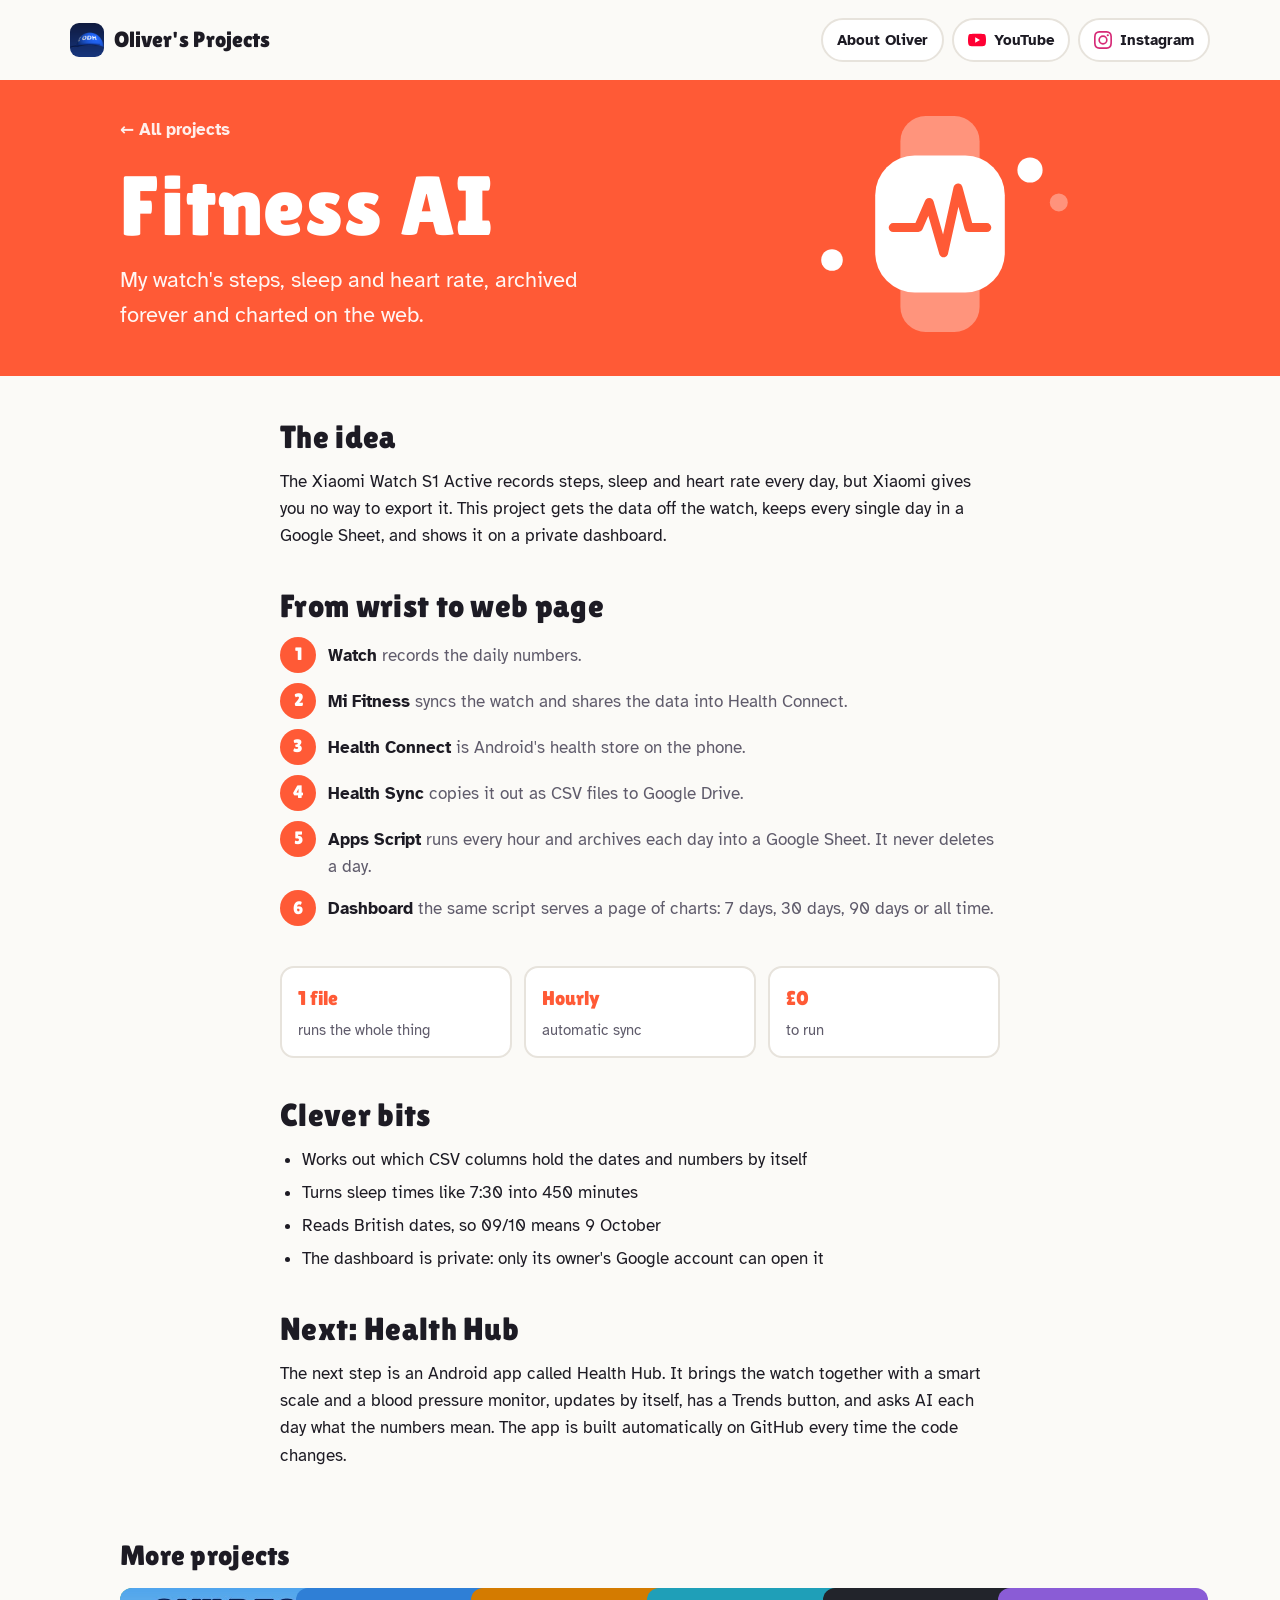
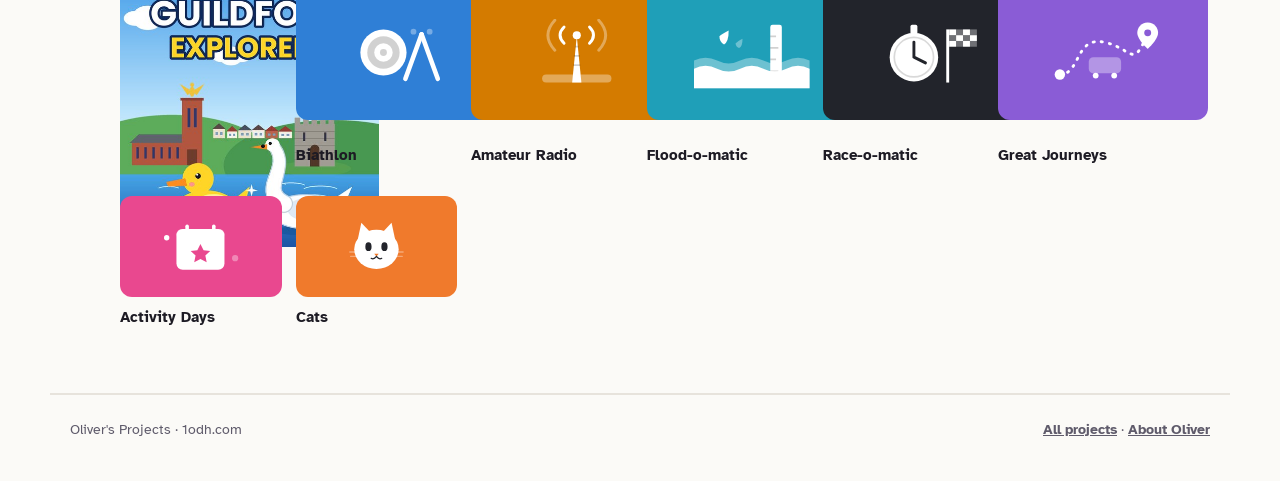
<file: fitness-ai.html>
<!doctype html>
<html lang="en-GB">
<head>
<meta charset="utf-8">
<meta name="viewport" content="width=device-width, initial-scale=1, viewport-fit=cover">
<title>Fitness AI · Oliver&#x27;s Projects</title>
<meta name="description" content="My watch&#x27;s steps, sleep and heart rate, archived forever and charted on the web.">
<link rel="preconnect" href="https://fonts.googleapis.com">
<link rel="preconnect" href="https://fonts.gstatic.com" crossorigin>
<link rel="stylesheet" href="https://fonts.googleapis.com/css2?family=Atkinson+Hyperlegible:wght@400;700&family=Lilita+One&display=swap">
<link rel="stylesheet" href="style.css">
<link rel="icon" href="favicon.ico" sizes="any">
<link rel="icon" type="image/png" href="favicon.png">
<link rel="apple-touch-icon" href="apple-touch-icon.png">
</head>
<body><header class="topbar">
  <a class="brand" href="index.html"><img class="brand-hat" src="favicon.png" alt="" width="34" height="34">Oliver's Projects</a>
  <nav class="nav" aria-label="Main">
    <a class="pill" href="about.html">About Oliver</a>
    <a class="pill yt" href="https://www.youtube.com/@HamTechVibes" target="_blank" rel="noopener"><svg viewBox="0 0 24 24" aria-hidden="true"><path d="M23.5 6.2a3 3 0 0 0-2.1-2.1C19.5 3.6 12 3.6 12 3.6s-7.5 0-9.4.5A3 3 0 0 0 .5 6.2 31 31 0 0 0 0 12a31 31 0 0 0 .5 5.8 3 3 0 0 0 2.1 2.1c1.9.5 9.4.5 9.4.5s7.5 0 9.4-.5a3 3 0 0 0 2.1-2.1A31 31 0 0 0 24 12a31 31 0 0 0-.5-5.8zM9.6 15.6V8.4l6.3 3.6-6.3 3.6z"/></svg>YouTube</a>
    <a class="pill ig" href="https://www.instagram.com/hamtechvibes" target="_blank" rel="noopener"><svg viewBox="0 0 24 24" aria-hidden="true"><path d="M12 2.2c3.2 0 3.6 0 4.8.1 3.3.1 4.8 1.7 4.9 4.9.1 1.3.1 1.6.1 4.8s0 3.6-.1 4.8c-.1 3.2-1.7 4.8-4.9 4.9-1.3.1-1.6.1-4.8.1s-3.6 0-4.8-.1c-3.3-.1-4.8-1.7-4.9-4.9C2.2 15.6 2.2 15.2 2.2 12s0-3.6.1-4.8C2.4 3.9 3.9 2.4 7.2 2.3 8.4 2.2 8.8 2.2 12 2.2zM12 0C8.7 0 8.3 0 7.1.1 2.7.3.3 2.7.1 7.1 0 8.3 0 8.7 0 12s0 3.7.1 4.9c.2 4.4 2.6 6.8 7 7C8.3 24 8.7 24 12 24s3.7 0 4.9-.1c4.4-.2 6.8-2.6 7-7 .1-1.2.1-1.6.1-4.9s0-3.7-.1-4.9c-.2-4.4-2.6-6.8-7-7C15.7 0 15.3 0 12 0zm0 5.8a6.2 6.2 0 1 0 0 12.4 6.2 6.2 0 0 0 0-12.4zM12 16a4 4 0 1 1 0-8 4 4 0 0 1 0 8zm6.4-11.8a1.4 1.4 0 1 0 0 2.9 1.4 1.4 0 0 0 0-2.9z"/></svg>Instagram</a>
  </nav>
</header>
<div style="--c: var(--t-fitness)">
<section class="p-hero">
  <div class="p-hero-inner">
    <div>
      <a class="back" href="index.html">← All projects</a>
      <h1>Fitness AI</h1>
      <p class="tagline">My watch's steps, sleep and heart rate, archived forever and charted on the web.</p>
    </div>
    <svg viewBox="0 0 200 120" aria-hidden="true">
<rect x="78" y="0" width="44" height="120" rx="14" fill="rgba(255,255,255,.35)"/>
<rect x="64" y="22" width="72" height="76" rx="22" fill="#fff"/>
<path d="M74 62 H88 L94 48 L102 76 L110 40 L116 62 H126" fill="none" stroke="#ff5a36" stroke-width="5" stroke-linecap="round" stroke-linejoin="round"/>
<circle cx="150" cy="30" r="7" fill="#fff"/><circle cx="166" cy="48" r="5" fill="rgba(255,255,255,.35)"/><circle cx="40" cy="80" r="6" fill="#fff"/>
</svg>
  </div>
</section>
<main class="content">
<div class="block"><h2>The idea</h2>
<p>The Xiaomi Watch S1 Active records steps, sleep and heart rate every day, but Xiaomi gives you no way to export it. This project gets the data off the watch, keeps every single day in a Google Sheet, and shows it on a private dashboard.</p></div>
<div class="block"><h2>From wrist to web page</h2>
<ol class="steps">
<li><div><strong>Watch</strong> <span>records the daily numbers.</span></div></li>
<li><div><strong>Mi Fitness</strong> <span>syncs the watch and shares the data into Health Connect.</span></div></li>
<li><div><strong>Health Connect</strong> <span>is Android's health store on the phone.</span></div></li>
<li><div><strong>Health Sync</strong> <span>copies it out as CSV files to Google Drive.</span></div></li>
<li><div><strong>Apps Script</strong> <span>runs every hour and archives each day into a Google Sheet. It never deletes a day.</span></div></li>
<li><div><strong>Dashboard</strong> <span>the same script serves a page of charts: 7 days, 30 days, 90 days or all time.</span></div></li>
</ol></div>
<div class="facts">
<div class="fact"><b>1 file</b><span>runs the whole thing</span></div>
<div class="fact"><b>Hourly</b><span>automatic sync</span></div>
<div class="fact"><b>£0</b><span>to run</span></div>
</div>
<div class="block"><h2>Clever bits</h2>
<ul>
<li>Works out which CSV columns hold the dates and numbers by itself</li>
<li>Turns sleep times like 7:30 into 450 minutes</li>
<li>Reads British dates, so 09/10 means 9 October</li>
<li>The dashboard is private: only its owner's Google account can open it</li>
</ul></div>
<div class="block"><h2>Next: Health Hub</h2>
<p>The next step is an Android app called Health Hub. It brings the watch together with a smart scale and a blood pressure monitor, updates by itself, has a Trends button, and asks AI each day what the numbers mean. The app is built automatically on GitHub every time the code changes.</p></div>
</main>
</div>
<section class="more">
  <h2>More projects</h2>
  <div class="more-row">
<a href="explore-guildford.html" style="--c: var(--t-guildford)"><span class="mini"><img src="guildford-explorers-icon.jpg" alt="" loading="lazy"></span>Explore Guildford</a>
<a href="biathlon.html" style="--c: var(--t-biathlon)"><span class="mini"><svg viewBox="0 0 200 120" aria-hidden="true">
<circle cx="70" cy="58" r="40" fill="#fff"/><circle cx="70" cy="58" r="28" fill="rgba(0,0,0,.18)"/><circle cx="70" cy="58" r="16" fill="#fff"/><circle cx="70" cy="58" r="6" fill="rgba(0,0,0,.18)"/>
<rect x="118" y="20" width="8" height="90" rx="4" transform="rotate(20 122 65)" fill="#fff"/><rect x="146" y="20" width="8" height="90" rx="4" transform="rotate(-20 150 65)" fill="#fff"/>
<circle cx="150" cy="22" r="5" fill="rgba(255,255,255,.35)"/><circle cx="122" cy="22" r="5" fill="rgba(255,255,255,.35)"/>
</svg></span>Biathlon</a>
<a href="amateur-radio.html" style="--c: var(--t-radio)"><span class="mini"><svg viewBox="0 0 200 120" aria-hidden="true">
<path d="M92 110 L100 30 L108 110Z" fill="#fff"/><path d="M94 80 H106 M95 64 H105 M97 48 H103" stroke="rgba(0,0,0,.18)" stroke-width="3"/>
<circle cx="100" cy="28" r="7" fill="#fff"/>
<path d="M78 14 Q64 28 78 42 M122 14 Q136 28 122 42" fill="none" stroke="#fff" stroke-width="5" stroke-linecap="round"/>
<path d="M62 2 Q38 28 62 54 M138 2 Q162 28 138 54" fill="none" stroke="rgba(255,255,255,.35)" stroke-width="5" stroke-linecap="round"/>
<rect x="40" y="96" width="120" height="14" rx="7" fill="rgba(255,255,255,.35)"/>
</svg></span>Amateur Radio</a>
<a href="flood-o-matic.html" style="--c: var(--t-flood)"><span class="mini"><svg viewBox="0 0 200 120" aria-hidden="true">
<rect x="132" y="10" width="20" height="100" rx="4" fill="#fff"/>
<path d="M132 30 H142 M132 50 H146 M132 70 H142 M132 90 H146" stroke="rgba(0,0,0,.18)" stroke-width="3"/>
<path d="M0 72 Q20 62 40 72 T80 72 T120 72 T160 72 T200 72 V120 H0Z" fill="rgba(255,255,255,.35)"/>
<path d="M0 86 Q20 76 40 86 T80 86 T120 86 T160 86 T200 86 V120 H0Z" fill="#fff"/>
<path d="M60 20 Q60 40 52 44 Q44 40 44 30 Q48 26 60 20Z" fill="#fff"/><path d="M84 34 Q84 48 78 50 Q72 48 72 42 Q75 39 84 34Z" fill="rgba(255,255,255,.35)"/>
</svg></span>Flood-o-matic</a>
<a href="race-o-matic.html" style="--c: var(--t-race)"><span class="mini"><svg viewBox="0 0 200 120" aria-hidden="true">
<circle cx="76" cy="66" r="42" fill="#fff"/><rect x="70" y="10" width="12" height="16" rx="3" fill="#fff"/>
<circle cx="76" cy="66" r="34" fill="none" stroke="rgba(0,0,0,.15)" stroke-width="3"/>
<path d="M76 66 L76 40 M76 66 L96 76" stroke="#22242b" stroke-width="5" stroke-linecap="round"/>
<rect x="132" y="18" width="5" height="92" fill="#fff"/>
<g fill="#fff"><rect x="137" y="18" width="12" height="10"/><rect x="161" y="18" width="12" height="10"/><rect x="149" y="28" width="12" height="10"/><rect x="173" y="28" width="12" height="10"/><rect x="137" y="38" width="12" height="10"/><rect x="161" y="38" width="12" height="10"/></g>
<g fill="rgba(255,255,255,.35)"><rect x="149" y="18" width="12" height="10"/><rect x="173" y="18" width="12" height="10"/><rect x="137" y="28" width="12" height="10"/><rect x="161" y="28" width="12" height="10"/><rect x="149" y="38" width="12" height="10"/><rect x="173" y="38" width="12" height="10"/></g>
</svg></span>Race-o-matic</a>
<a href="great-journeys.html" style="--c: var(--t-journeys)"><span class="mini"><svg viewBox="0 0 200 120" aria-hidden="true">
<path d="M24 96 C60 96 50 30 100 40 S150 90 176 24" fill="none" stroke="#fff" stroke-width="5" stroke-dasharray="2 12" stroke-linecap="round"/>
<circle cx="24" cy="96" r="9" fill="#fff"/>
<path d="M176 6 C164 6 158 16 158 24 C158 36 176 52 176 52 C176 52 194 36 194 24 C194 16 188 6 176 6Z" fill="#fff"/><circle cx="176" cy="24" r="6" fill="#8a5cd6"/>
<rect x="74" y="66" width="56" height="28" rx="8" fill="rgba(255,255,255,.35)"/><circle cx="86" cy="98" r="5" fill="#fff"/><circle cx="118" cy="98" r="5" fill="#fff"/>
</svg></span>Great Journeys</a>
<a href="activity-days.html" style="--c: var(--t-activity)"><span class="mini"><svg viewBox="0 0 200 120" aria-hidden="true">
<rect x="46" y="20" width="108" height="92" rx="14" fill="#fff"/><rect x="46" y="20" width="108" height="24" rx="12" fill="rgba(255,255,255,.35)"/>
<rect x="66" y="10" width="8" height="20" rx="4" fill="#fff"/><rect x="126" y="10" width="8" height="20" rx="4" fill="#fff"/>
<path d="M100 54 L107 68 L122 70 L111 80 L114 95 L100 88 L86 95 L89 80 L78 70 L93 68Z" fill="#e9488f"/>
<circle cx="24" cy="40" r="6" fill="#fff"/><circle cx="178" cy="86" r="7" fill="rgba(255,255,255,.35)"/>
</svg></span>Activity Days</a>
<a href="cats.html" style="--c: var(--t-cats)"><span class="mini"><svg viewBox="0 0 200 120" aria-hidden="true">
<path d="M58 44 L66 6 L92 34Z" fill="#fff"/><path d="M142 44 L134 6 L108 34Z" fill="#fff"/>
<ellipse cx="100" cy="66" rx="50" ry="44" fill="#fff"/>
<ellipse cx="82" cy="60" rx="7" ry="10" fill="#22242b"/><ellipse cx="118" cy="60" rx="7" ry="10" fill="#22242b"/>
<path d="M95 76 L105 76 L100 82Z" fill="#f07a2c"/>
<path d="M100 82 Q94 90 88 86 M100 82 Q106 90 112 86" fill="none" stroke="#22242b" stroke-width="2.5" stroke-linecap="round"/>
<path d="M40 72 H70 M42 82 H70 M130 72 H160 M130 82 H158" stroke="rgba(255,255,255,.35)" stroke-width="3" stroke-linecap="round"/>
</svg></span>Cats</a>
  </div>
</section>
<footer class="site">
  <span>Oliver's Projects · 1odh.com</span>
  <span><a href="index.html">All projects</a> · <a href="about.html">About Oliver</a></span>
</footer>
</body>
</html>
</file>
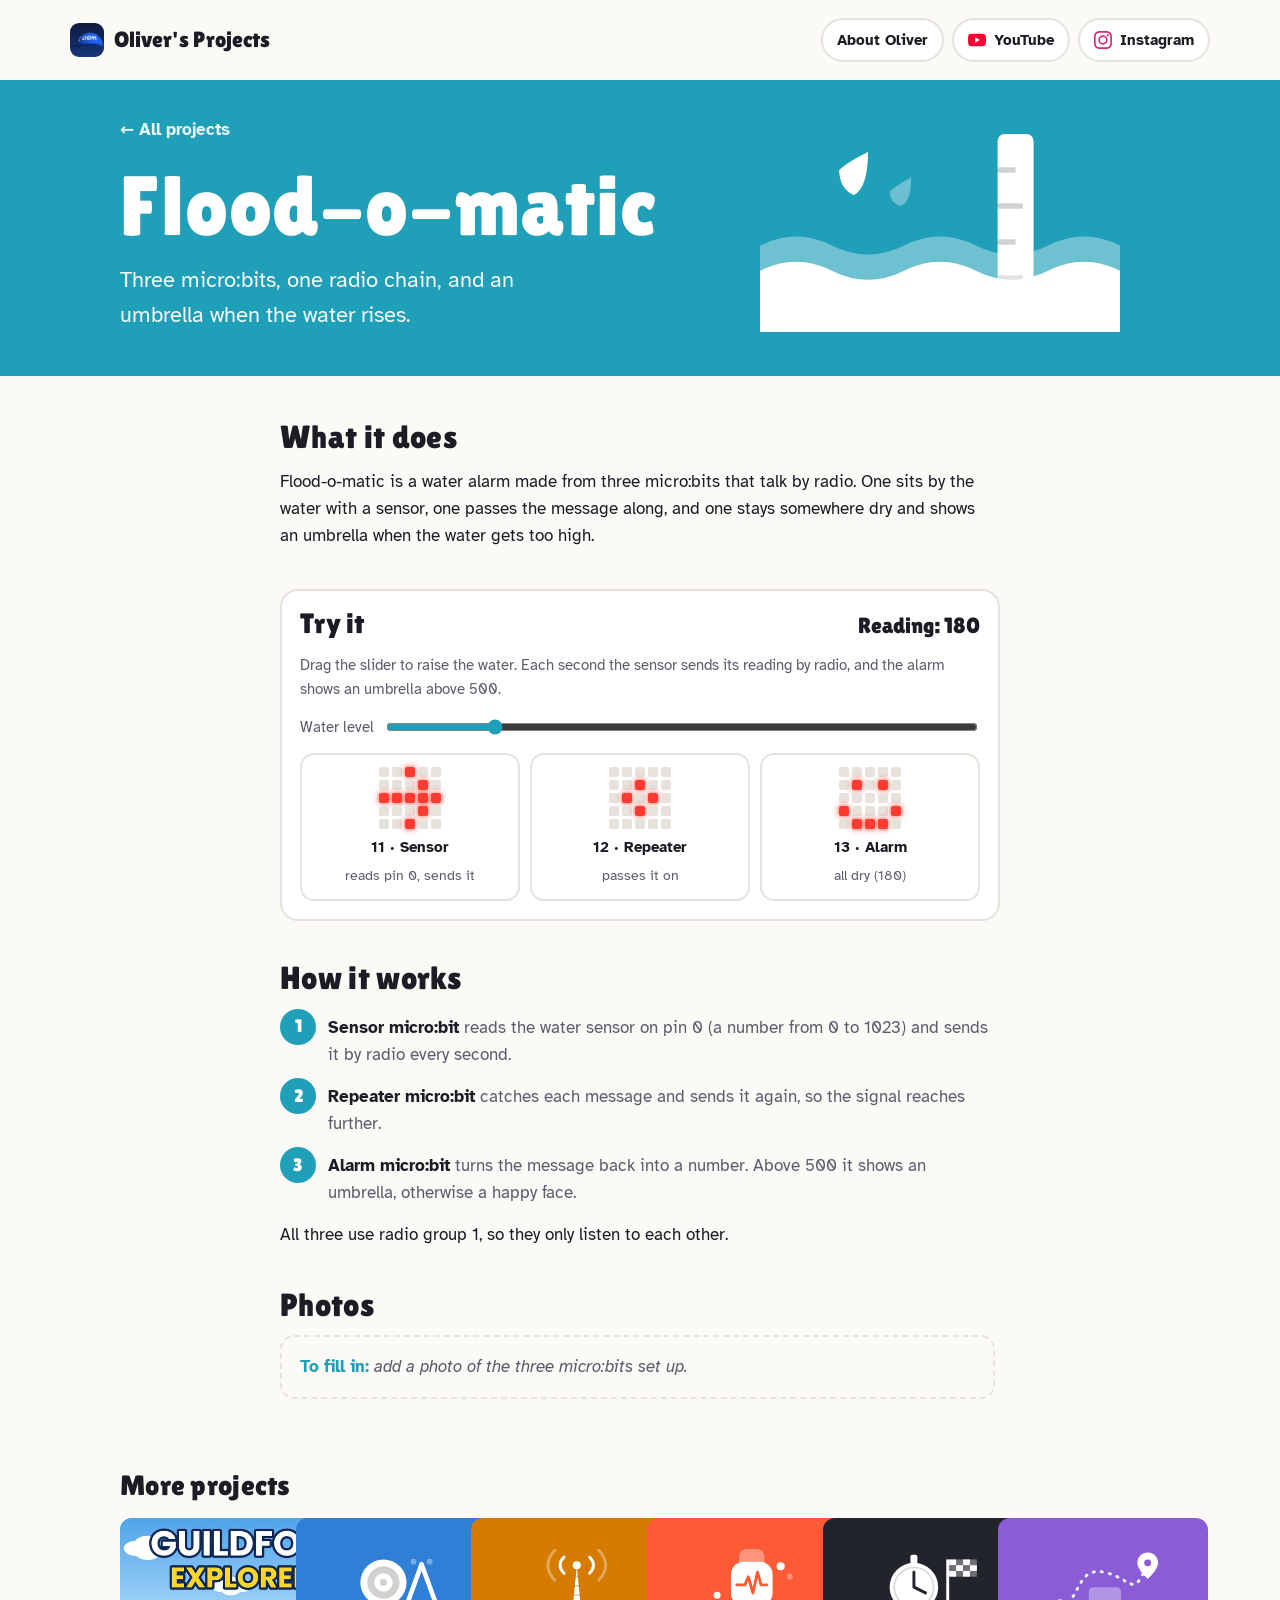
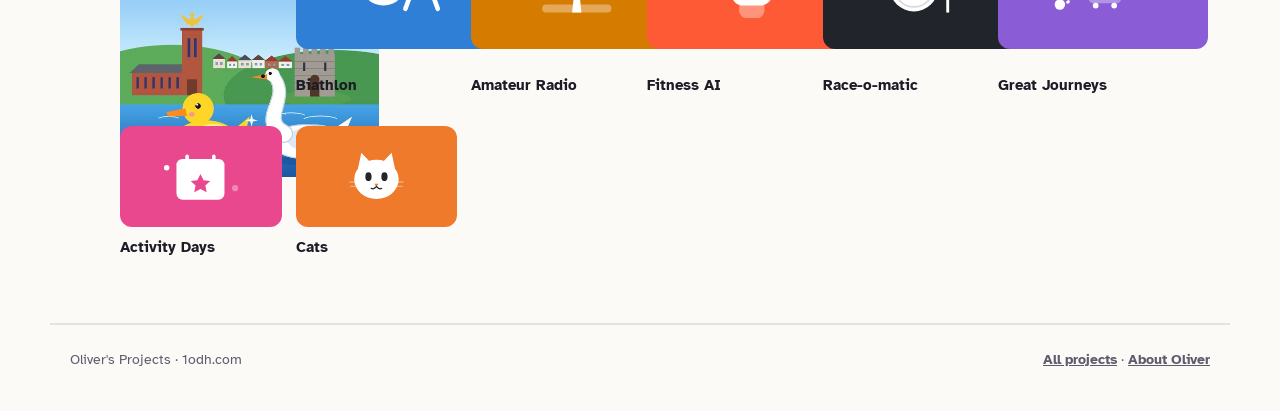
<file: flood-o-matic.html>
<!doctype html>
<html lang="en-GB">
<head>
<meta charset="utf-8">
<meta name="viewport" content="width=device-width, initial-scale=1, viewport-fit=cover">
<title>Flood-o-matic · Oliver&#x27;s Projects</title>
<meta name="description" content="Three micro:bits, one radio chain, and an umbrella when the water rises.">
<link rel="preconnect" href="https://fonts.googleapis.com">
<link rel="preconnect" href="https://fonts.gstatic.com" crossorigin>
<link rel="stylesheet" href="https://fonts.googleapis.com/css2?family=Atkinson+Hyperlegible:wght@400;700&family=Lilita+One&display=swap">
<link rel="stylesheet" href="style.css">
<link rel="icon" href="favicon.ico" sizes="any">
<link rel="icon" type="image/png" href="favicon.png">
<link rel="apple-touch-icon" href="apple-touch-icon.png">
</head>
<body><header class="topbar">
  <a class="brand" href="index.html"><img class="brand-hat" src="favicon.png" alt="" width="34" height="34">Oliver's Projects</a>
  <nav class="nav" aria-label="Main">
    <a class="pill" href="about.html">About Oliver</a>
    <a class="pill yt" href="https://www.youtube.com/@HamTechVibes" target="_blank" rel="noopener"><svg viewBox="0 0 24 24" aria-hidden="true"><path d="M23.5 6.2a3 3 0 0 0-2.1-2.1C19.5 3.6 12 3.6 12 3.6s-7.5 0-9.4.5A3 3 0 0 0 .5 6.2 31 31 0 0 0 0 12a31 31 0 0 0 .5 5.8 3 3 0 0 0 2.1 2.1c1.9.5 9.4.5 9.4.5s7.5 0 9.4-.5a3 3 0 0 0 2.1-2.1A31 31 0 0 0 24 12a31 31 0 0 0-.5-5.8zM9.6 15.6V8.4l6.3 3.6-6.3 3.6z"/></svg>YouTube</a>
    <a class="pill ig" href="https://www.instagram.com/hamtechvibes" target="_blank" rel="noopener"><svg viewBox="0 0 24 24" aria-hidden="true"><path d="M12 2.2c3.2 0 3.6 0 4.8.1 3.3.1 4.8 1.7 4.9 4.9.1 1.3.1 1.6.1 4.8s0 3.6-.1 4.8c-.1 3.2-1.7 4.8-4.9 4.9-1.3.1-1.6.1-4.8.1s-3.6 0-4.8-.1c-3.3-.1-4.8-1.7-4.9-4.9C2.2 15.6 2.2 15.2 2.2 12s0-3.6.1-4.8C2.4 3.9 3.9 2.4 7.2 2.3 8.4 2.2 8.8 2.2 12 2.2zM12 0C8.7 0 8.3 0 7.1.1 2.7.3.3 2.7.1 7.1 0 8.3 0 8.7 0 12s0 3.7.1 4.9c.2 4.4 2.6 6.8 7 7C8.3 24 8.7 24 12 24s3.7 0 4.9-.1c4.4-.2 6.8-2.6 7-7 .1-1.2.1-1.6.1-4.9s0-3.7-.1-4.9c-.2-4.4-2.6-6.8-7-7C15.7 0 15.3 0 12 0zm0 5.8a6.2 6.2 0 1 0 0 12.4 6.2 6.2 0 0 0 0-12.4zM12 16a4 4 0 1 1 0-8 4 4 0 0 1 0 8zm6.4-11.8a1.4 1.4 0 1 0 0 2.9 1.4 1.4 0 0 0 0-2.9z"/></svg>Instagram</a>
  </nav>
</header>
<div style="--c: var(--t-flood)">
<section class="p-hero">
  <div class="p-hero-inner">
    <div>
      <a class="back" href="index.html">← All projects</a>
      <h1>Flood-o-matic</h1>
      <p class="tagline">Three micro:bits, one radio chain, and an umbrella when the water rises.</p>
    </div>
    <svg viewBox="0 0 200 120" aria-hidden="true">
<rect x="132" y="10" width="20" height="100" rx="4" fill="#fff"/>
<path d="M132 30 H142 M132 50 H146 M132 70 H142 M132 90 H146" stroke="rgba(0,0,0,.18)" stroke-width="3"/>
<path d="M0 72 Q20 62 40 72 T80 72 T120 72 T160 72 T200 72 V120 H0Z" fill="rgba(255,255,255,.35)"/>
<path d="M0 86 Q20 76 40 86 T80 86 T120 86 T160 86 T200 86 V120 H0Z" fill="#fff"/>
<path d="M60 20 Q60 40 52 44 Q44 40 44 30 Q48 26 60 20Z" fill="#fff"/><path d="M84 34 Q84 48 78 50 Q72 48 72 42 Q75 39 84 34Z" fill="rgba(255,255,255,.35)"/>
</svg>
  </div>
</section>
<main class="content">
<div class="block"><h2>What it does</h2>
<p>Flood-o-matic is a water alarm made from three micro:bits that talk by radio. One sits by the water with a sensor, one passes the message along, and one stays somewhere dry and shows an umbrella when the water gets too high.</p></div>
<div class="toy">
  <div class="toy-head"><h2>Try it</h2><span class="score" id="fl-read">Reading: 0</span></div>
  <p class="toy-note">Drag the slider to raise the water. Each second the sensor sends its reading by radio, and the alarm shows an umbrella above 500.</p>
  <div class="row">
    <label for="fl-level" class="toy-note">Water level</label>
    <input type="range" id="fl-level" min="0" max="1023" value="180">
  </div>
  <div class="chain">
    <div class="node"><div class="led" id="fl-a"></div><b>11 · Sensor</b><span>reads pin 0, sends it</span></div>
    <div class="node"><div class="led" id="fl-b"></div><b>12 · Repeater</b><span>passes it on</span></div>
    <div class="node"><div class="led" id="fl-c"></div><b>13 · Alarm</b><span id="fl-state">all dry</span></div>
  </div>
</div>
<div class="block"><h2>How it works</h2>
<ol class="steps">
<li><div><strong>Sensor micro:bit</strong> <span>reads the water sensor on pin 0 (a number from 0 to 1023) and sends it by radio every second.</span></div></li>
<li><div><strong>Repeater micro:bit</strong> <span>catches each message and sends it again, so the signal reaches further.</span></div></li>
<li><div><strong>Alarm micro:bit</strong> <span>turns the message back into a number. Above 500 it shows an umbrella, otherwise a happy face.</span></div></li>
</ol>
<p>All three use radio group 1, so they only listen to each other.</p></div>
<div class="block"><h2>Photos</h2>
<p class="todo">add a photo of the three micro:bits set up.</p></div>
<script>
(function () {
  var IMG = { arrow: '00900:00090:99999:00090:00900', diamond: '00000:00900:09090:00900:00000',
    umbrella: '09990:99999:00900:90900:09900', happy: '00000:09090:00000:90009:09990', blank: '00000:00000:00000:00000:00000' };
  function grid(id) { var el = document.getElementById(id); for (var i = 0; i < 25; i++) el.appendChild(document.createElement('i')); return el.children; }
  var A = grid('fl-a'), B = grid('fl-b'), C = grid('fl-c');
  function show(cells, name) { var s = IMG[name].replace(/:/g, ''); for (var i = 0; i < 25; i++) cells[i].className = s[i] === '9' ? 'on' : ''; }
  var lvl = document.getElementById('fl-level'), rd = document.getElementById('fl-read'), st = document.getElementById('fl-state');
  rd.textContent = 'Reading: ' + lvl.value;
  lvl.addEventListener('input', function () { rd.textContent = 'Reading: ' + lvl.value; });
  show(A, 'blank'); show(B, 'blank'); show(C, 'happy');
  function tick() {
    var v = parseInt(lvl.value, 10);
    show(A, 'arrow');
    setTimeout(function () { show(B, 'diamond'); }, 250);
    setTimeout(function () { show(B, 'blank'); show(C, v > 500 ? 'umbrella' : 'happy'); st.textContent = v > 500 ? 'WATER! (' + v + ')' : 'all dry (' + v + ')'; }, 450);
    setTimeout(function () { show(A, 'blank'); }, 600);
  }
  tick(); setInterval(tick, 1000);
})();
</script>
</main>
</div>
<section class="more">
  <h2>More projects</h2>
  <div class="more-row">
<a href="explore-guildford.html" style="--c: var(--t-guildford)"><span class="mini"><img src="guildford-explorers-icon.jpg" alt="" loading="lazy"></span>Explore Guildford</a>
<a href="biathlon.html" style="--c: var(--t-biathlon)"><span class="mini"><svg viewBox="0 0 200 120" aria-hidden="true">
<circle cx="70" cy="58" r="40" fill="#fff"/><circle cx="70" cy="58" r="28" fill="rgba(0,0,0,.18)"/><circle cx="70" cy="58" r="16" fill="#fff"/><circle cx="70" cy="58" r="6" fill="rgba(0,0,0,.18)"/>
<rect x="118" y="20" width="8" height="90" rx="4" transform="rotate(20 122 65)" fill="#fff"/><rect x="146" y="20" width="8" height="90" rx="4" transform="rotate(-20 150 65)" fill="#fff"/>
<circle cx="150" cy="22" r="5" fill="rgba(255,255,255,.35)"/><circle cx="122" cy="22" r="5" fill="rgba(255,255,255,.35)"/>
</svg></span>Biathlon</a>
<a href="amateur-radio.html" style="--c: var(--t-radio)"><span class="mini"><svg viewBox="0 0 200 120" aria-hidden="true">
<path d="M92 110 L100 30 L108 110Z" fill="#fff"/><path d="M94 80 H106 M95 64 H105 M97 48 H103" stroke="rgba(0,0,0,.18)" stroke-width="3"/>
<circle cx="100" cy="28" r="7" fill="#fff"/>
<path d="M78 14 Q64 28 78 42 M122 14 Q136 28 122 42" fill="none" stroke="#fff" stroke-width="5" stroke-linecap="round"/>
<path d="M62 2 Q38 28 62 54 M138 2 Q162 28 138 54" fill="none" stroke="rgba(255,255,255,.35)" stroke-width="5" stroke-linecap="round"/>
<rect x="40" y="96" width="120" height="14" rx="7" fill="rgba(255,255,255,.35)"/>
</svg></span>Amateur Radio</a>
<a href="fitness-ai.html" style="--c: var(--t-fitness)"><span class="mini"><svg viewBox="0 0 200 120" aria-hidden="true">
<rect x="78" y="0" width="44" height="120" rx="14" fill="rgba(255,255,255,.35)"/>
<rect x="64" y="22" width="72" height="76" rx="22" fill="#fff"/>
<path d="M74 62 H88 L94 48 L102 76 L110 40 L116 62 H126" fill="none" stroke="#ff5a36" stroke-width="5" stroke-linecap="round" stroke-linejoin="round"/>
<circle cx="150" cy="30" r="7" fill="#fff"/><circle cx="166" cy="48" r="5" fill="rgba(255,255,255,.35)"/><circle cx="40" cy="80" r="6" fill="#fff"/>
</svg></span>Fitness AI</a>
<a href="race-o-matic.html" style="--c: var(--t-race)"><span class="mini"><svg viewBox="0 0 200 120" aria-hidden="true">
<circle cx="76" cy="66" r="42" fill="#fff"/><rect x="70" y="10" width="12" height="16" rx="3" fill="#fff"/>
<circle cx="76" cy="66" r="34" fill="none" stroke="rgba(0,0,0,.15)" stroke-width="3"/>
<path d="M76 66 L76 40 M76 66 L96 76" stroke="#22242b" stroke-width="5" stroke-linecap="round"/>
<rect x="132" y="18" width="5" height="92" fill="#fff"/>
<g fill="#fff"><rect x="137" y="18" width="12" height="10"/><rect x="161" y="18" width="12" height="10"/><rect x="149" y="28" width="12" height="10"/><rect x="173" y="28" width="12" height="10"/><rect x="137" y="38" width="12" height="10"/><rect x="161" y="38" width="12" height="10"/></g>
<g fill="rgba(255,255,255,.35)"><rect x="149" y="18" width="12" height="10"/><rect x="173" y="18" width="12" height="10"/><rect x="137" y="28" width="12" height="10"/><rect x="161" y="28" width="12" height="10"/><rect x="149" y="38" width="12" height="10"/><rect x="173" y="38" width="12" height="10"/></g>
</svg></span>Race-o-matic</a>
<a href="great-journeys.html" style="--c: var(--t-journeys)"><span class="mini"><svg viewBox="0 0 200 120" aria-hidden="true">
<path d="M24 96 C60 96 50 30 100 40 S150 90 176 24" fill="none" stroke="#fff" stroke-width="5" stroke-dasharray="2 12" stroke-linecap="round"/>
<circle cx="24" cy="96" r="9" fill="#fff"/>
<path d="M176 6 C164 6 158 16 158 24 C158 36 176 52 176 52 C176 52 194 36 194 24 C194 16 188 6 176 6Z" fill="#fff"/><circle cx="176" cy="24" r="6" fill="#8a5cd6"/>
<rect x="74" y="66" width="56" height="28" rx="8" fill="rgba(255,255,255,.35)"/><circle cx="86" cy="98" r="5" fill="#fff"/><circle cx="118" cy="98" r="5" fill="#fff"/>
</svg></span>Great Journeys</a>
<a href="activity-days.html" style="--c: var(--t-activity)"><span class="mini"><svg viewBox="0 0 200 120" aria-hidden="true">
<rect x="46" y="20" width="108" height="92" rx="14" fill="#fff"/><rect x="46" y="20" width="108" height="24" rx="12" fill="rgba(255,255,255,.35)"/>
<rect x="66" y="10" width="8" height="20" rx="4" fill="#fff"/><rect x="126" y="10" width="8" height="20" rx="4" fill="#fff"/>
<path d="M100 54 L107 68 L122 70 L111 80 L114 95 L100 88 L86 95 L89 80 L78 70 L93 68Z" fill="#e9488f"/>
<circle cx="24" cy="40" r="6" fill="#fff"/><circle cx="178" cy="86" r="7" fill="rgba(255,255,255,.35)"/>
</svg></span>Activity Days</a>
<a href="cats.html" style="--c: var(--t-cats)"><span class="mini"><svg viewBox="0 0 200 120" aria-hidden="true">
<path d="M58 44 L66 6 L92 34Z" fill="#fff"/><path d="M142 44 L134 6 L108 34Z" fill="#fff"/>
<ellipse cx="100" cy="66" rx="50" ry="44" fill="#fff"/>
<ellipse cx="82" cy="60" rx="7" ry="10" fill="#22242b"/><ellipse cx="118" cy="60" rx="7" ry="10" fill="#22242b"/>
<path d="M95 76 L105 76 L100 82Z" fill="#f07a2c"/>
<path d="M100 82 Q94 90 88 86 M100 82 Q106 90 112 86" fill="none" stroke="#22242b" stroke-width="2.5" stroke-linecap="round"/>
<path d="M40 72 H70 M42 82 H70 M130 72 H160 M130 82 H158" stroke="rgba(255,255,255,.35)" stroke-width="3" stroke-linecap="round"/>
</svg></span>Cats</a>
  </div>
</section>
<footer class="site">
  <span>Oliver's Projects · 1odh.com</span>
  <span><a href="index.html">All projects</a> · <a href="about.html">About Oliver</a></span>
</footer>
</body>
</html>
</file>
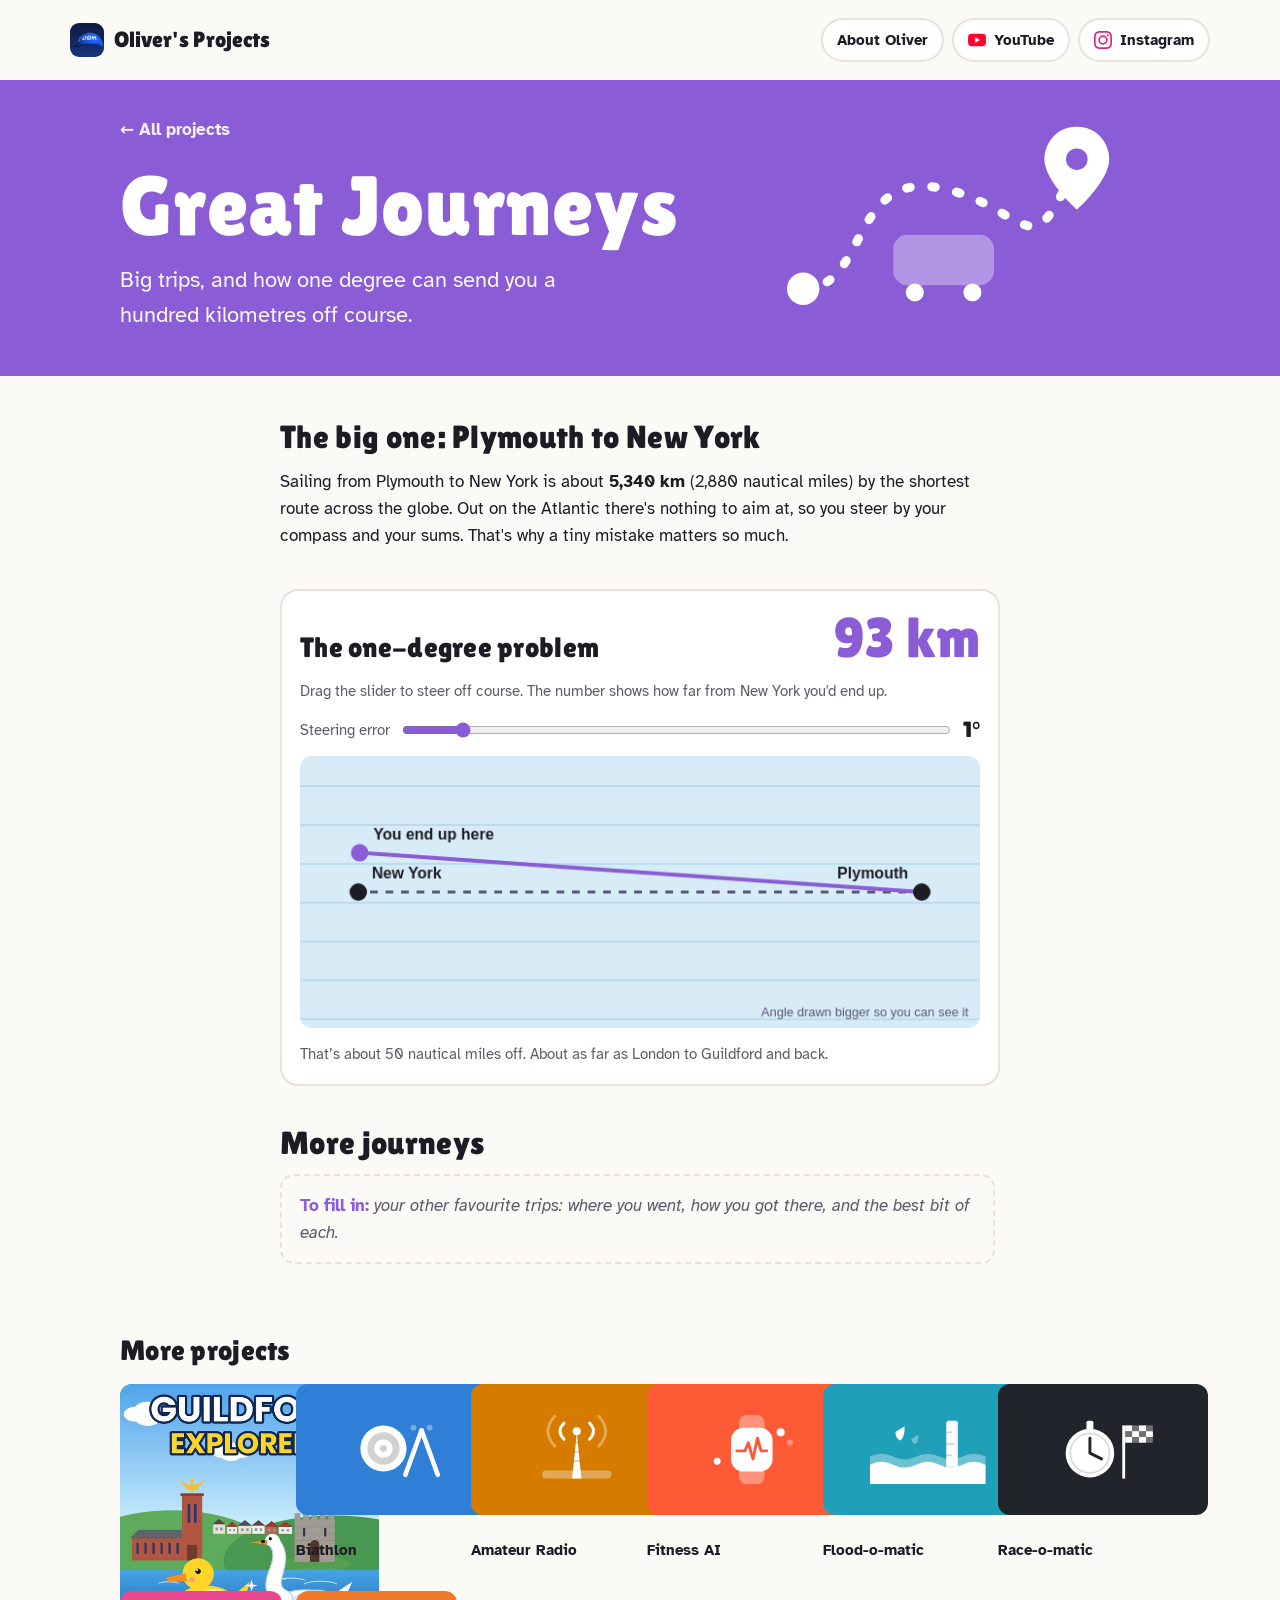
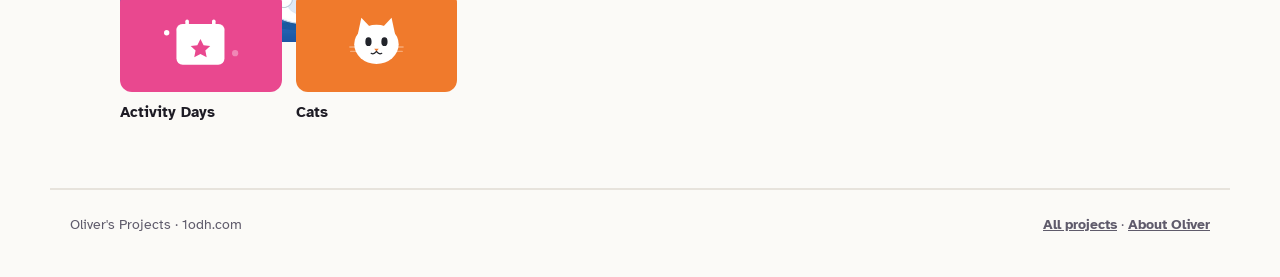
<file: great-journeys.html>
<!doctype html>
<html lang="en-GB">
<head>
<meta charset="utf-8">
<meta name="viewport" content="width=device-width, initial-scale=1, viewport-fit=cover">
<title>Great Journeys · Oliver&#x27;s Projects</title>
<meta name="description" content="Big trips, and how one degree can send you a hundred kilometres off course.">
<link rel="preconnect" href="https://fonts.googleapis.com">
<link rel="preconnect" href="https://fonts.gstatic.com" crossorigin>
<link rel="stylesheet" href="https://fonts.googleapis.com/css2?family=Atkinson+Hyperlegible:wght@400;700&family=Lilita+One&display=swap">
<link rel="stylesheet" href="style.css">
<link rel="icon" href="favicon.ico" sizes="any">
<link rel="icon" type="image/png" href="favicon.png">
<link rel="apple-touch-icon" href="apple-touch-icon.png">
</head>
<body><header class="topbar">
  <a class="brand" href="index.html"><img class="brand-hat" src="favicon.png" alt="" width="34" height="34">Oliver's Projects</a>
  <nav class="nav" aria-label="Main">
    <a class="pill" href="about.html">About Oliver</a>
    <a class="pill yt" href="https://www.youtube.com/@HamTechVibes" target="_blank" rel="noopener"><svg viewBox="0 0 24 24" aria-hidden="true"><path d="M23.5 6.2a3 3 0 0 0-2.1-2.1C19.5 3.6 12 3.6 12 3.6s-7.5 0-9.4.5A3 3 0 0 0 .5 6.2 31 31 0 0 0 0 12a31 31 0 0 0 .5 5.8 3 3 0 0 0 2.1 2.1c1.9.5 9.4.5 9.4.5s7.5 0 9.4-.5a3 3 0 0 0 2.1-2.1A31 31 0 0 0 24 12a31 31 0 0 0-.5-5.8zM9.6 15.6V8.4l6.3 3.6-6.3 3.6z"/></svg>YouTube</a>
    <a class="pill ig" href="https://www.instagram.com/hamtechvibes" target="_blank" rel="noopener"><svg viewBox="0 0 24 24" aria-hidden="true"><path d="M12 2.2c3.2 0 3.6 0 4.8.1 3.3.1 4.8 1.7 4.9 4.9.1 1.3.1 1.6.1 4.8s0 3.6-.1 4.8c-.1 3.2-1.7 4.8-4.9 4.9-1.3.1-1.6.1-4.8.1s-3.6 0-4.8-.1c-3.3-.1-4.8-1.7-4.9-4.9C2.2 15.6 2.2 15.2 2.2 12s0-3.6.1-4.8C2.4 3.9 3.9 2.4 7.2 2.3 8.4 2.2 8.8 2.2 12 2.2zM12 0C8.7 0 8.3 0 7.1.1 2.7.3.3 2.7.1 7.1 0 8.3 0 8.7 0 12s0 3.7.1 4.9c.2 4.4 2.6 6.8 7 7C8.3 24 8.7 24 12 24s3.7 0 4.9-.1c4.4-.2 6.8-2.6 7-7 .1-1.2.1-1.6.1-4.9s0-3.7-.1-4.9c-.2-4.4-2.6-6.8-7-7C15.7 0 15.3 0 12 0zm0 5.8a6.2 6.2 0 1 0 0 12.4 6.2 6.2 0 0 0 0-12.4zM12 16a4 4 0 1 1 0-8 4 4 0 0 1 0 8zm6.4-11.8a1.4 1.4 0 1 0 0 2.9 1.4 1.4 0 0 0 0-2.9z"/></svg>Instagram</a>
  </nav>
</header>
<div style="--c: var(--t-journeys)">
<section class="p-hero">
  <div class="p-hero-inner">
    <div>
      <a class="back" href="index.html">← All projects</a>
      <h1>Great Journeys</h1>
      <p class="tagline">Big trips, and how one degree can send you a hundred kilometres off course.</p>
    </div>
    <svg viewBox="0 0 200 120" aria-hidden="true">
<path d="M24 96 C60 96 50 30 100 40 S150 90 176 24" fill="none" stroke="#fff" stroke-width="5" stroke-dasharray="2 12" stroke-linecap="round"/>
<circle cx="24" cy="96" r="9" fill="#fff"/>
<path d="M176 6 C164 6 158 16 158 24 C158 36 176 52 176 52 C176 52 194 36 194 24 C194 16 188 6 176 6Z" fill="#fff"/><circle cx="176" cy="24" r="6" fill="#8a5cd6"/>
<rect x="74" y="66" width="56" height="28" rx="8" fill="rgba(255,255,255,.35)"/><circle cx="86" cy="98" r="5" fill="#fff"/><circle cx="118" cy="98" r="5" fill="#fff"/>
</svg>
  </div>
</section>
<main class="content">
<div class="block"><h2>The big one: Plymouth to New York</h2>
<p>Sailing from Plymouth to New York is about <strong>5,340 km</strong> (2,880 nautical miles) by the shortest route across the globe. Out on the Atlantic there's nothing to aim at, so you steer by your compass and your sums. That's why a tiny mistake matters so much.</p></div>
<div class="toy">
  <div class="toy-head"><h2>The one-degree problem</h2><span class="big-number" id="gj-km">93 km</span></div>
  <p class="toy-note">Drag the slider to steer off course. The number shows how far from New York you'd end up.</p>
  <div class="row"><label for="gj-deg" class="toy-note">Steering error</label><input type="range" id="gj-deg" min="0" max="10" step="0.5" value="1"><span class="score" id="gj-lab">1°</span></div>
  <canvas id="gj" width="700" height="280" aria-label="Diagram of a course from Plymouth to New York drifting off target"></canvas>
  <p class="toy-note" id="gj-say"></p>
</div>
<div class="block"><h2>More journeys</h2>
<p class="todo">your other favourite trips: where you went, how you got there, and the best bit of each.</p></div>
<script>
(function () {
  var D = 5341, cv = document.getElementById('gj'), ctx = cv.getContext('2d'), W = cv.width, H = cv.height;
  var accent = getComputedStyle(cv).getPropertyValue('--c').trim() || '#8a5cd6';
  var deg = document.getElementById('gj-deg'), km = document.getElementById('gj-km'), lab = document.getElementById('gj-lab'), say = document.getElementById('gj-say');
  function off(a) { return 2 * D * Math.sin(a * Math.PI / 360); }
  function draw() {
    var a = parseFloat(deg.value), miss = off(a);
    km.textContent = Math.round(miss).toLocaleString('en-GB') + ' km';
    lab.textContent = a + '°';
    say.textContent = a === 0 ? 'Spot on: straight into New York harbour.' :
      'That’s about ' + Math.round(miss / 1.852).toLocaleString('en-GB') + ' nautical miles off. ' +
      (miss < 120 ? 'About as far as London to Guildford and back.' : miss < 500 ? 'You’d be hunting for the coast of another state.' : 'You might reach a different country altogether.');
    ctx.fillStyle = '#d8ecf7'; ctx.fillRect(0, 0, W, H);
    ctx.fillStyle = '#b9dcef'; for (var y = 30; y < H; y += 40) { ctx.fillRect(0, y, W, 2); }
    var px = W - 60, py = H / 2, nx = 60, ny = H / 2;
    var scale = (px - nx) / D, ang = a * Math.PI / 180 * 4; // exaggerated angle so small errors show
    var ex = px - (px - nx) * Math.cos(ang), ey = py - (px - nx) * Math.sin(ang);
    ctx.setLineDash([8, 8]); ctx.lineWidth = 3; ctx.strokeStyle = '#557';
    ctx.beginPath(); ctx.moveTo(px, py); ctx.lineTo(nx, ny); ctx.stroke(); ctx.setLineDash([]);
    ctx.strokeStyle = accent; ctx.lineWidth = 4; ctx.beginPath(); ctx.moveTo(px, py); ctx.lineTo(ex, ey); ctx.stroke();
    function dot(x, y, c, t, al) { ctx.fillStyle = c; ctx.beginPath(); ctx.arc(x, y, 9, 0, 7); ctx.fill(); ctx.fillStyle = '#1d1b24'; ctx.font = 'bold 16px sans-serif'; ctx.textAlign = al; ctx.fillText(t, x + (al === 'left' ? 14 : al === 'right' ? -14 : 0), y - 14); }
    dot(px, py, '#1d1b24', 'Plymouth', 'right'); dot(nx, ny, '#1d1b24', 'New York', 'left');
    if (a > 0) { dot(ex, ey, accent, 'You end up here', 'left'); }
    ctx.fillStyle = '#557'; ctx.font = '13px sans-serif'; ctx.textAlign = 'right'; ctx.fillText('Angle drawn bigger so you can see it', W - 12, H - 12);
  }
  deg.addEventListener('input', draw); draw();
})();
</script>
</main>
</div>
<section class="more">
  <h2>More projects</h2>
  <div class="more-row">
<a href="explore-guildford.html" style="--c: var(--t-guildford)"><span class="mini"><img src="guildford-explorers-icon.jpg" alt="" loading="lazy"></span>Explore Guildford</a>
<a href="biathlon.html" style="--c: var(--t-biathlon)"><span class="mini"><svg viewBox="0 0 200 120" aria-hidden="true">
<circle cx="70" cy="58" r="40" fill="#fff"/><circle cx="70" cy="58" r="28" fill="rgba(0,0,0,.18)"/><circle cx="70" cy="58" r="16" fill="#fff"/><circle cx="70" cy="58" r="6" fill="rgba(0,0,0,.18)"/>
<rect x="118" y="20" width="8" height="90" rx="4" transform="rotate(20 122 65)" fill="#fff"/><rect x="146" y="20" width="8" height="90" rx="4" transform="rotate(-20 150 65)" fill="#fff"/>
<circle cx="150" cy="22" r="5" fill="rgba(255,255,255,.35)"/><circle cx="122" cy="22" r="5" fill="rgba(255,255,255,.35)"/>
</svg></span>Biathlon</a>
<a href="amateur-radio.html" style="--c: var(--t-radio)"><span class="mini"><svg viewBox="0 0 200 120" aria-hidden="true">
<path d="M92 110 L100 30 L108 110Z" fill="#fff"/><path d="M94 80 H106 M95 64 H105 M97 48 H103" stroke="rgba(0,0,0,.18)" stroke-width="3"/>
<circle cx="100" cy="28" r="7" fill="#fff"/>
<path d="M78 14 Q64 28 78 42 M122 14 Q136 28 122 42" fill="none" stroke="#fff" stroke-width="5" stroke-linecap="round"/>
<path d="M62 2 Q38 28 62 54 M138 2 Q162 28 138 54" fill="none" stroke="rgba(255,255,255,.35)" stroke-width="5" stroke-linecap="round"/>
<rect x="40" y="96" width="120" height="14" rx="7" fill="rgba(255,255,255,.35)"/>
</svg></span>Amateur Radio</a>
<a href="fitness-ai.html" style="--c: var(--t-fitness)"><span class="mini"><svg viewBox="0 0 200 120" aria-hidden="true">
<rect x="78" y="0" width="44" height="120" rx="14" fill="rgba(255,255,255,.35)"/>
<rect x="64" y="22" width="72" height="76" rx="22" fill="#fff"/>
<path d="M74 62 H88 L94 48 L102 76 L110 40 L116 62 H126" fill="none" stroke="#ff5a36" stroke-width="5" stroke-linecap="round" stroke-linejoin="round"/>
<circle cx="150" cy="30" r="7" fill="#fff"/><circle cx="166" cy="48" r="5" fill="rgba(255,255,255,.35)"/><circle cx="40" cy="80" r="6" fill="#fff"/>
</svg></span>Fitness AI</a>
<a href="flood-o-matic.html" style="--c: var(--t-flood)"><span class="mini"><svg viewBox="0 0 200 120" aria-hidden="true">
<rect x="132" y="10" width="20" height="100" rx="4" fill="#fff"/>
<path d="M132 30 H142 M132 50 H146 M132 70 H142 M132 90 H146" stroke="rgba(0,0,0,.18)" stroke-width="3"/>
<path d="M0 72 Q20 62 40 72 T80 72 T120 72 T160 72 T200 72 V120 H0Z" fill="rgba(255,255,255,.35)"/>
<path d="M0 86 Q20 76 40 86 T80 86 T120 86 T160 86 T200 86 V120 H0Z" fill="#fff"/>
<path d="M60 20 Q60 40 52 44 Q44 40 44 30 Q48 26 60 20Z" fill="#fff"/><path d="M84 34 Q84 48 78 50 Q72 48 72 42 Q75 39 84 34Z" fill="rgba(255,255,255,.35)"/>
</svg></span>Flood-o-matic</a>
<a href="race-o-matic.html" style="--c: var(--t-race)"><span class="mini"><svg viewBox="0 0 200 120" aria-hidden="true">
<circle cx="76" cy="66" r="42" fill="#fff"/><rect x="70" y="10" width="12" height="16" rx="3" fill="#fff"/>
<circle cx="76" cy="66" r="34" fill="none" stroke="rgba(0,0,0,.15)" stroke-width="3"/>
<path d="M76 66 L76 40 M76 66 L96 76" stroke="#22242b" stroke-width="5" stroke-linecap="round"/>
<rect x="132" y="18" width="5" height="92" fill="#fff"/>
<g fill="#fff"><rect x="137" y="18" width="12" height="10"/><rect x="161" y="18" width="12" height="10"/><rect x="149" y="28" width="12" height="10"/><rect x="173" y="28" width="12" height="10"/><rect x="137" y="38" width="12" height="10"/><rect x="161" y="38" width="12" height="10"/></g>
<g fill="rgba(255,255,255,.35)"><rect x="149" y="18" width="12" height="10"/><rect x="173" y="18" width="12" height="10"/><rect x="137" y="28" width="12" height="10"/><rect x="161" y="28" width="12" height="10"/><rect x="149" y="38" width="12" height="10"/><rect x="173" y="38" width="12" height="10"/></g>
</svg></span>Race-o-matic</a>
<a href="activity-days.html" style="--c: var(--t-activity)"><span class="mini"><svg viewBox="0 0 200 120" aria-hidden="true">
<rect x="46" y="20" width="108" height="92" rx="14" fill="#fff"/><rect x="46" y="20" width="108" height="24" rx="12" fill="rgba(255,255,255,.35)"/>
<rect x="66" y="10" width="8" height="20" rx="4" fill="#fff"/><rect x="126" y="10" width="8" height="20" rx="4" fill="#fff"/>
<path d="M100 54 L107 68 L122 70 L111 80 L114 95 L100 88 L86 95 L89 80 L78 70 L93 68Z" fill="#e9488f"/>
<circle cx="24" cy="40" r="6" fill="#fff"/><circle cx="178" cy="86" r="7" fill="rgba(255,255,255,.35)"/>
</svg></span>Activity Days</a>
<a href="cats.html" style="--c: var(--t-cats)"><span class="mini"><svg viewBox="0 0 200 120" aria-hidden="true">
<path d="M58 44 L66 6 L92 34Z" fill="#fff"/><path d="M142 44 L134 6 L108 34Z" fill="#fff"/>
<ellipse cx="100" cy="66" rx="50" ry="44" fill="#fff"/>
<ellipse cx="82" cy="60" rx="7" ry="10" fill="#22242b"/><ellipse cx="118" cy="60" rx="7" ry="10" fill="#22242b"/>
<path d="M95 76 L105 76 L100 82Z" fill="#f07a2c"/>
<path d="M100 82 Q94 90 88 86 M100 82 Q106 90 112 86" fill="none" stroke="#22242b" stroke-width="2.5" stroke-linecap="round"/>
<path d="M40 72 H70 M42 82 H70 M130 72 H160 M130 82 H158" stroke="rgba(255,255,255,.35)" stroke-width="3" stroke-linecap="round"/>
</svg></span>Cats</a>
  </div>
</section>
<footer class="site">
  <span>Oliver's Projects · 1odh.com</span>
  <span><a href="index.html">All projects</a> · <a href="about.html">About Oliver</a></span>
</footer>
</body>
</html>
</file>
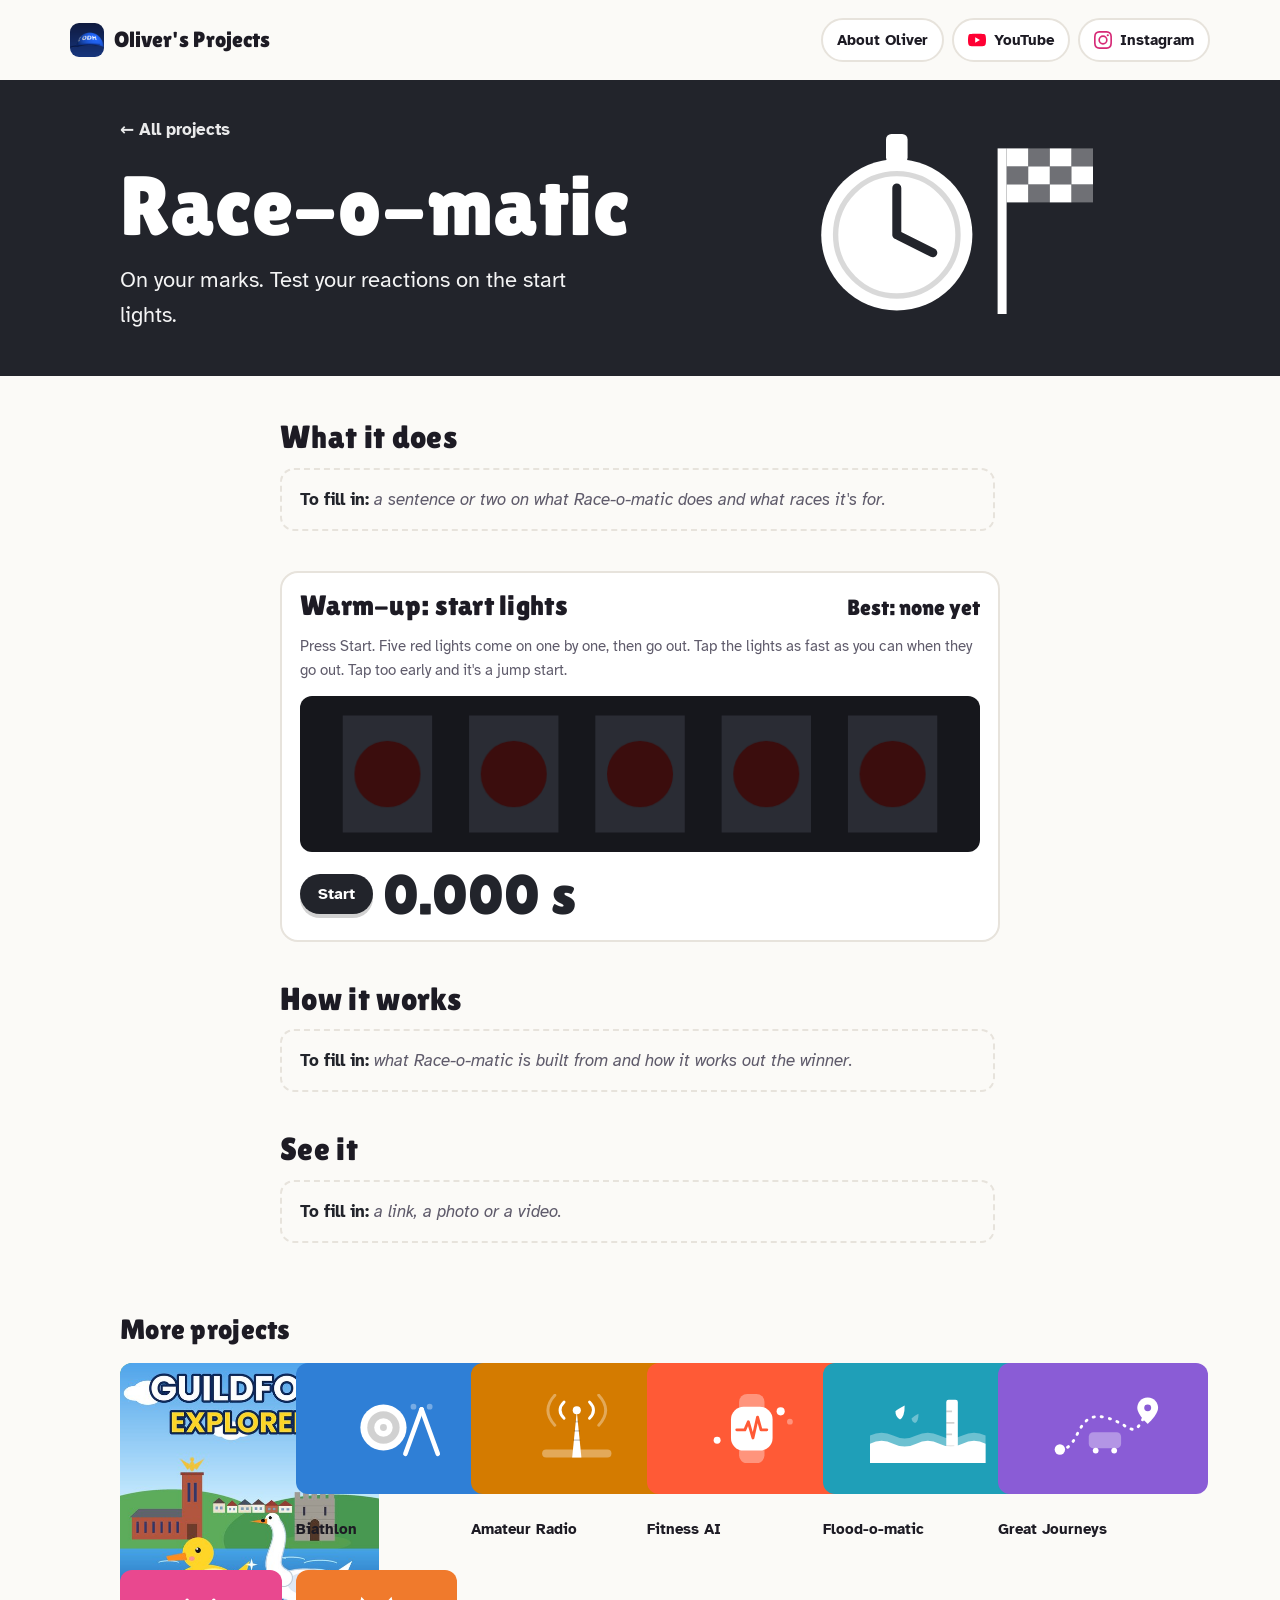
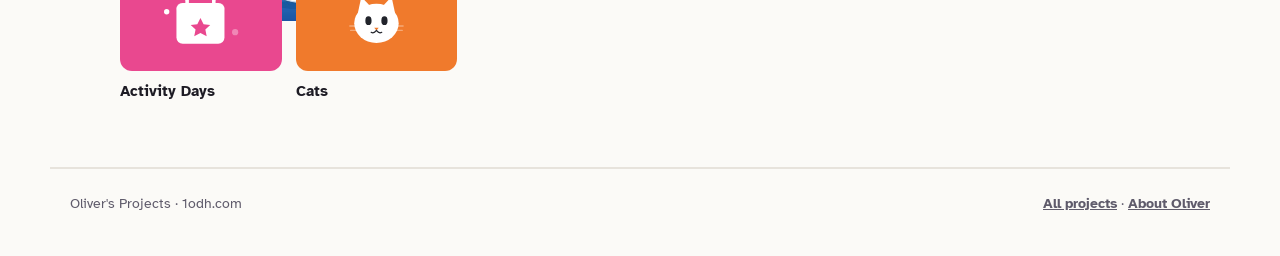
<file: race-o-matic.html>
<!doctype html>
<html lang="en-GB">
<head>
<meta charset="utf-8">
<meta name="viewport" content="width=device-width, initial-scale=1, viewport-fit=cover">
<title>Race-o-matic · Oliver&#x27;s Projects</title>
<meta name="description" content="On your marks. Test your reactions on the start lights.">
<link rel="preconnect" href="https://fonts.googleapis.com">
<link rel="preconnect" href="https://fonts.gstatic.com" crossorigin>
<link rel="stylesheet" href="https://fonts.googleapis.com/css2?family=Atkinson+Hyperlegible:wght@400;700&family=Lilita+One&display=swap">
<link rel="stylesheet" href="style.css">
<link rel="icon" href="favicon.ico" sizes="any">
<link rel="icon" type="image/png" href="favicon.png">
<link rel="apple-touch-icon" href="apple-touch-icon.png">
</head>
<body><header class="topbar">
  <a class="brand" href="index.html"><img class="brand-hat" src="favicon.png" alt="" width="34" height="34">Oliver's Projects</a>
  <nav class="nav" aria-label="Main">
    <a class="pill" href="about.html">About Oliver</a>
    <a class="pill yt" href="https://www.youtube.com/@HamTechVibes" target="_blank" rel="noopener"><svg viewBox="0 0 24 24" aria-hidden="true"><path d="M23.5 6.2a3 3 0 0 0-2.1-2.1C19.5 3.6 12 3.6 12 3.6s-7.5 0-9.4.5A3 3 0 0 0 .5 6.2 31 31 0 0 0 0 12a31 31 0 0 0 .5 5.8 3 3 0 0 0 2.1 2.1c1.9.5 9.4.5 9.4.5s7.5 0 9.4-.5a3 3 0 0 0 2.1-2.1A31 31 0 0 0 24 12a31 31 0 0 0-.5-5.8zM9.6 15.6V8.4l6.3 3.6-6.3 3.6z"/></svg>YouTube</a>
    <a class="pill ig" href="https://www.instagram.com/hamtechvibes" target="_blank" rel="noopener"><svg viewBox="0 0 24 24" aria-hidden="true"><path d="M12 2.2c3.2 0 3.6 0 4.8.1 3.3.1 4.8 1.7 4.9 4.9.1 1.3.1 1.6.1 4.8s0 3.6-.1 4.8c-.1 3.2-1.7 4.8-4.9 4.9-1.3.1-1.6.1-4.8.1s-3.6 0-4.8-.1c-3.3-.1-4.8-1.7-4.9-4.9C2.2 15.6 2.2 15.2 2.2 12s0-3.6.1-4.8C2.4 3.9 3.9 2.4 7.2 2.3 8.4 2.2 8.8 2.2 12 2.2zM12 0C8.7 0 8.3 0 7.1.1 2.7.3.3 2.7.1 7.1 0 8.3 0 8.7 0 12s0 3.7.1 4.9c.2 4.4 2.6 6.8 7 7C8.3 24 8.7 24 12 24s3.7 0 4.9-.1c4.4-.2 6.8-2.6 7-7 .1-1.2.1-1.6.1-4.9s0-3.7-.1-4.9c-.2-4.4-2.6-6.8-7-7C15.7 0 15.3 0 12 0zm0 5.8a6.2 6.2 0 1 0 0 12.4 6.2 6.2 0 0 0 0-12.4zM12 16a4 4 0 1 1 0-8 4 4 0 0 1 0 8zm6.4-11.8a1.4 1.4 0 1 0 0 2.9 1.4 1.4 0 0 0 0-2.9z"/></svg>Instagram</a>
  </nav>
</header>
<div style="--c: var(--t-race)">
<section class="p-hero">
  <div class="p-hero-inner">
    <div>
      <a class="back" href="index.html">← All projects</a>
      <h1>Race-o-matic</h1>
      <p class="tagline">On your marks. Test your reactions on the start lights.</p>
    </div>
    <svg viewBox="0 0 200 120" aria-hidden="true">
<circle cx="76" cy="66" r="42" fill="#fff"/><rect x="70" y="10" width="12" height="16" rx="3" fill="#fff"/>
<circle cx="76" cy="66" r="34" fill="none" stroke="rgba(0,0,0,.15)" stroke-width="3"/>
<path d="M76 66 L76 40 M76 66 L96 76" stroke="#22242b" stroke-width="5" stroke-linecap="round"/>
<rect x="132" y="18" width="5" height="92" fill="#fff"/>
<g fill="#fff"><rect x="137" y="18" width="12" height="10"/><rect x="161" y="18" width="12" height="10"/><rect x="149" y="28" width="12" height="10"/><rect x="173" y="28" width="12" height="10"/><rect x="137" y="38" width="12" height="10"/><rect x="161" y="38" width="12" height="10"/></g>
<g fill="rgba(255,255,255,.35)"><rect x="149" y="18" width="12" height="10"/><rect x="173" y="18" width="12" height="10"/><rect x="137" y="28" width="12" height="10"/><rect x="161" y="28" width="12" height="10"/><rect x="149" y="38" width="12" height="10"/><rect x="173" y="38" width="12" height="10"/></g>
</svg>
  </div>
</section>
<main class="content">
<div class="block"><h2>What it does</h2>
<p class="todo">a sentence or two on what Race-o-matic does and what races it's for.</p></div>
<div class="toy">
  <div class="toy-head"><h2>Warm-up: start lights</h2><span class="score" id="rc-best">Best: none yet</span></div>
  <p class="toy-note">Press Start. Five red lights come on one by one, then go out. Tap the lights as fast as you can when they go out. Tap too early and it's a jump start.</p>
  <canvas id="rc" width="700" height="160" aria-label="Race start lights reaction game"></canvas>
  <div class="row"><button class="btn" id="rc-go" type="button">Start</button><span class="big-number" id="rc-time">0.000 s</span></div>
</div>
<div class="block"><h2>How it works</h2>
<p class="todo">what Race-o-matic is built from and how it works out the winner.</p></div>
<div class="block"><h2>See it</h2>
<p class="todo">a link, a photo or a video.</p></div>
<script>
(function () {
  var cv = document.getElementById('rc'), ctx = cv.getContext('2d'), W = cv.width, H = cv.height;
  var timeEl = document.getElementById('rc-time'), bestEl = document.getElementById('rc-best');
  var lit = 0, state = 'idle', outAt = 0, best = null, timers = [];
  function draw() {
    ctx.fillStyle = '#16171c'; ctx.fillRect(0, 0, W, H);
    for (var i = 0; i < 5; i++) {
      var x = 90 + i * 130;
      ctx.fillStyle = '#2a2c34'; ctx.fillRect(x - 46, 20, 92, 120);
      ctx.beginPath(); ctx.arc(x, 80, 34, 0, 7);
      ctx.fillStyle = i < lit ? '#ff2a2a' : '#3b0d0d'; ctx.fill();
    }
  }
  function clear() { timers.forEach(clearTimeout); timers = []; }
  function start() {
    clear(); lit = 0; state = 'lights'; timeEl.textContent = '...'; draw();
    for (var i = 1; i <= 5; i++) (function (n) { timers.push(setTimeout(function () { lit = n; draw(); }, n * 900)); })(i);
    timers.push(setTimeout(function () { lit = 0; draw(); state = 'go'; outAt = performance.now(); }, 4500 + 400 + Math.random() * 2200));
  }
  function tap() {
    if (state === 'lights') { clear(); state = 'idle'; lit = 0; draw(); timeEl.textContent = 'Jump start!'; return; }
    if (state !== 'go') return;
    state = 'idle';
    var t = (performance.now() - outAt) / 1000;
    timeEl.textContent = t.toFixed(3) + ' s';
    if (best === null || t < best) { best = t; bestEl.textContent = 'Best: ' + t.toFixed(3) + ' s'; }
  }
  document.getElementById('rc-go').onclick = start;
  cv.addEventListener('pointerdown', function (e) { e.preventDefault(); tap(); });
  draw();
})();
</script>
</main>
</div>
<section class="more">
  <h2>More projects</h2>
  <div class="more-row">
<a href="explore-guildford.html" style="--c: var(--t-guildford)"><span class="mini"><img src="guildford-explorers-icon.jpg" alt="" loading="lazy"></span>Explore Guildford</a>
<a href="biathlon.html" style="--c: var(--t-biathlon)"><span class="mini"><svg viewBox="0 0 200 120" aria-hidden="true">
<circle cx="70" cy="58" r="40" fill="#fff"/><circle cx="70" cy="58" r="28" fill="rgba(0,0,0,.18)"/><circle cx="70" cy="58" r="16" fill="#fff"/><circle cx="70" cy="58" r="6" fill="rgba(0,0,0,.18)"/>
<rect x="118" y="20" width="8" height="90" rx="4" transform="rotate(20 122 65)" fill="#fff"/><rect x="146" y="20" width="8" height="90" rx="4" transform="rotate(-20 150 65)" fill="#fff"/>
<circle cx="150" cy="22" r="5" fill="rgba(255,255,255,.35)"/><circle cx="122" cy="22" r="5" fill="rgba(255,255,255,.35)"/>
</svg></span>Biathlon</a>
<a href="amateur-radio.html" style="--c: var(--t-radio)"><span class="mini"><svg viewBox="0 0 200 120" aria-hidden="true">
<path d="M92 110 L100 30 L108 110Z" fill="#fff"/><path d="M94 80 H106 M95 64 H105 M97 48 H103" stroke="rgba(0,0,0,.18)" stroke-width="3"/>
<circle cx="100" cy="28" r="7" fill="#fff"/>
<path d="M78 14 Q64 28 78 42 M122 14 Q136 28 122 42" fill="none" stroke="#fff" stroke-width="5" stroke-linecap="round"/>
<path d="M62 2 Q38 28 62 54 M138 2 Q162 28 138 54" fill="none" stroke="rgba(255,255,255,.35)" stroke-width="5" stroke-linecap="round"/>
<rect x="40" y="96" width="120" height="14" rx="7" fill="rgba(255,255,255,.35)"/>
</svg></span>Amateur Radio</a>
<a href="fitness-ai.html" style="--c: var(--t-fitness)"><span class="mini"><svg viewBox="0 0 200 120" aria-hidden="true">
<rect x="78" y="0" width="44" height="120" rx="14" fill="rgba(255,255,255,.35)"/>
<rect x="64" y="22" width="72" height="76" rx="22" fill="#fff"/>
<path d="M74 62 H88 L94 48 L102 76 L110 40 L116 62 H126" fill="none" stroke="#ff5a36" stroke-width="5" stroke-linecap="round" stroke-linejoin="round"/>
<circle cx="150" cy="30" r="7" fill="#fff"/><circle cx="166" cy="48" r="5" fill="rgba(255,255,255,.35)"/><circle cx="40" cy="80" r="6" fill="#fff"/>
</svg></span>Fitness AI</a>
<a href="flood-o-matic.html" style="--c: var(--t-flood)"><span class="mini"><svg viewBox="0 0 200 120" aria-hidden="true">
<rect x="132" y="10" width="20" height="100" rx="4" fill="#fff"/>
<path d="M132 30 H142 M132 50 H146 M132 70 H142 M132 90 H146" stroke="rgba(0,0,0,.18)" stroke-width="3"/>
<path d="M0 72 Q20 62 40 72 T80 72 T120 72 T160 72 T200 72 V120 H0Z" fill="rgba(255,255,255,.35)"/>
<path d="M0 86 Q20 76 40 86 T80 86 T120 86 T160 86 T200 86 V120 H0Z" fill="#fff"/>
<path d="M60 20 Q60 40 52 44 Q44 40 44 30 Q48 26 60 20Z" fill="#fff"/><path d="M84 34 Q84 48 78 50 Q72 48 72 42 Q75 39 84 34Z" fill="rgba(255,255,255,.35)"/>
</svg></span>Flood-o-matic</a>
<a href="great-journeys.html" style="--c: var(--t-journeys)"><span class="mini"><svg viewBox="0 0 200 120" aria-hidden="true">
<path d="M24 96 C60 96 50 30 100 40 S150 90 176 24" fill="none" stroke="#fff" stroke-width="5" stroke-dasharray="2 12" stroke-linecap="round"/>
<circle cx="24" cy="96" r="9" fill="#fff"/>
<path d="M176 6 C164 6 158 16 158 24 C158 36 176 52 176 52 C176 52 194 36 194 24 C194 16 188 6 176 6Z" fill="#fff"/><circle cx="176" cy="24" r="6" fill="#8a5cd6"/>
<rect x="74" y="66" width="56" height="28" rx="8" fill="rgba(255,255,255,.35)"/><circle cx="86" cy="98" r="5" fill="#fff"/><circle cx="118" cy="98" r="5" fill="#fff"/>
</svg></span>Great Journeys</a>
<a href="activity-days.html" style="--c: var(--t-activity)"><span class="mini"><svg viewBox="0 0 200 120" aria-hidden="true">
<rect x="46" y="20" width="108" height="92" rx="14" fill="#fff"/><rect x="46" y="20" width="108" height="24" rx="12" fill="rgba(255,255,255,.35)"/>
<rect x="66" y="10" width="8" height="20" rx="4" fill="#fff"/><rect x="126" y="10" width="8" height="20" rx="4" fill="#fff"/>
<path d="M100 54 L107 68 L122 70 L111 80 L114 95 L100 88 L86 95 L89 80 L78 70 L93 68Z" fill="#e9488f"/>
<circle cx="24" cy="40" r="6" fill="#fff"/><circle cx="178" cy="86" r="7" fill="rgba(255,255,255,.35)"/>
</svg></span>Activity Days</a>
<a href="cats.html" style="--c: var(--t-cats)"><span class="mini"><svg viewBox="0 0 200 120" aria-hidden="true">
<path d="M58 44 L66 6 L92 34Z" fill="#fff"/><path d="M142 44 L134 6 L108 34Z" fill="#fff"/>
<ellipse cx="100" cy="66" rx="50" ry="44" fill="#fff"/>
<ellipse cx="82" cy="60" rx="7" ry="10" fill="#22242b"/><ellipse cx="118" cy="60" rx="7" ry="10" fill="#22242b"/>
<path d="M95 76 L105 76 L100 82Z" fill="#f07a2c"/>
<path d="M100 82 Q94 90 88 86 M100 82 Q106 90 112 86" fill="none" stroke="#22242b" stroke-width="2.5" stroke-linecap="round"/>
<path d="M40 72 H70 M42 82 H70 M130 72 H160 M130 82 H158" stroke="rgba(255,255,255,.35)" stroke-width="3" stroke-linecap="round"/>
</svg></span>Cats</a>
  </div>
</section>
<footer class="site">
  <span>Oliver's Projects · 1odh.com</span>
  <span><a href="index.html">All projects</a> · <a href="about.html">About Oliver</a></span>
</footer>
</body>
</html>
</file>
<file: style.css>
/* Oliver's Projects — shared styles
   Layout: big playful title, then a grid of chunky coloured tiles, each a little poster for one project. */
:root {
  --bg: #fbfaf7;
  --surface: #ffffff;
  --ink: #1d1b24;
  --muted: #5f5b6b;
  --line: #e7e3dc;
  --accent: #ff5a36;
  --display: "Lilita One", "Arial Rounded MT Bold", "Trebuchet MS", sans-serif;
  --body: "Atkinson Hyperlegible", "Segoe UI", system-ui, sans-serif;
  --mono: "JetBrains Mono", ui-monospace, Menlo, monospace;

  /* tile colours */
  --t-guildford: #3fae6a;
  --t-biathlon: #2f7fd6;
  --t-radio: #d47b00;
  --t-fitness: #ff5a36;
  --t-flood: #1f9fb8;
  --t-race: #22242b;
  --t-journeys: #8a5cd6;
  --t-activity: #e9488f;
  --t-cats: #f07a2c;
}
@media (prefers-color-scheme: dark) {
  :root:not([data-theme="light"]) {
    --bg: #15141a; --surface: #1e1d25; --ink: #f2f0f6; --muted: #a8a3b5; --line: #2e2c38;
    --t-race: #3a3d48; color-scheme: dark;
  }
}
:root[data-theme="dark"] {
  --bg: #15141a; --surface: #1e1d25; --ink: #f2f0f6; --muted: #a8a3b5; --line: #2e2c38;
  --t-race: #3a3d48; color-scheme: dark;
}

* { box-sizing: border-box; }
html { -webkit-text-size-adjust: 100%; }
body { margin: 0; background: var(--bg); color: var(--ink); font: 17px/1.6 var(--body); }
img, svg { max-width: 100%; }
a { color: inherit; }
a:focus-visible, button:focus-visible { outline: 3px solid var(--accent); outline-offset: 3px; border-radius: 6px; }
h1, h2, h3 { font-family: var(--display); font-weight: 400; line-height: 1.05; margin: 0; text-wrap: balance; letter-spacing: 0.01em; }
p { margin: 0; }

/* ---------- top bar ---------- */
.topbar { max-width: 1180px; margin: 0 auto; padding-inline: 20px; padding-block: 18px;
  display: flex; flex-wrap: wrap; align-items: center; justify-content: space-between; gap: 12px; }
.brand { font-family: var(--display); font-size: 22px; text-decoration: none; display: inline-flex; align-items: center; gap: 10px; }
.brand-dot { width: 30px; height: 30px; border-radius: 9px; background: var(--accent); display: grid; place-items: center; color: #fff; font-size: 15px; }
.nav { display: flex; flex-wrap: wrap; gap: 8px; align-items: center; }
.pill { display: inline-flex; align-items: center; gap: 8px; text-decoration: none; font-weight: 700; font-size: 15px;
  padding: 8px 14px; border-radius: 999px; border: 2px solid var(--line); background: var(--surface);
  transition: transform .15s ease, border-color .15s ease; }
.pill:hover { transform: translateY(-2px); border-color: var(--ink); }
.pill svg { width: 18px; height: 18px; flex: none; }
.pill.yt svg { fill: #ff0033; }
.pill.ig svg { fill: #d62976; }

/* ---------- home hero ---------- */
.home-hero { max-width: 1180px; margin: 0 auto; padding-inline: 20px; padding-block: 28px 36px; text-align: center; display: grid; gap: 14px; justify-items: center; }
.home-hero h1 { font-size: clamp(54px, 11vw, 120px); }
.home-hero h1 .o { color: var(--accent); display: inline-block; transform: rotate(-6deg); }
.home-hero p { color: var(--muted); font-size: clamp(17px, 2.2vw, 21px); max-width: 40ch; }

/* ---------- tile grid ---------- */
.grid { max-width: 1180px; margin: 0 auto; padding-inline: 20px; padding-block: 0 64px;
  display: grid; grid-template-columns: repeat(auto-fill, minmax(min(100%, 320px), 1fr)); gap: 26px; }
.tile { display: grid; gap: 12px; text-decoration: none; color: inherit; }
.tile-art { aspect-ratio: 16 / 10; border-radius: 18px; background: var(--c); position: relative; overflow: hidden;
  display: grid; place-items: center; box-shadow: 0 6px 0 rgba(0,0,0,.14);
  transition: transform .2s cubic-bezier(.3,1.6,.5,1), box-shadow .2s ease; max-width: 100%; }
.tile-art svg { width: 62%; height: auto; }
.tile:hover .tile-art { transform: translateY(-6px) rotate(-1deg); box-shadow: 0 12px 0 rgba(0,0,0,.14); }
.tile-name { font-family: var(--display); font-size: 25px; }
.tile-sub { color: var(--muted); font-size: 15px; margin-top: -8px; }
@media (prefers-reduced-motion: reduce) { .tile-art, .pill { transition: none; } .tile:hover .tile-art { transform: none; } }

/* ---------- project page ---------- */
.p-hero { background: var(--c); color: #fff; }
.p-hero-inner { max-width: 1080px; margin: 0 auto; padding-inline: 20px; padding-block: 36px 44px;
  display: grid; grid-template-columns: minmax(0, 1.3fr) minmax(0, 1fr); gap: 28px; align-items: center; }
.p-hero h1 { font-size: clamp(44px, 8vw, 84px); }
.p-hero .tagline { font-size: clamp(18px, 2.4vw, 22px); opacity: .95; max-width: 34ch; margin-top: 12px; }
.p-hero .back { display: inline-block; margin-bottom: 18px; font-weight: 700; text-decoration: none; opacity: .9; }
.p-hero .back:hover { opacity: 1; text-decoration: underline; }
.p-hero svg { width: 100%; max-width: 360px; justify-self: center; }
@media (max-width: 720px) { .p-hero-inner { grid-template-columns: 1fr; } .p-hero svg { max-width: 220px; } }

.content { max-width: 760px; margin: 0 auto; padding-inline: 20px; padding-block: 44px 72px; display: grid; gap: 40px; }
.block { display: grid; gap: 14px; }
.block h2 { font-size: 32px; }
.block p, .block li { max-width: 65ch; }
.block ul { margin: 0; padding-left: 22px; display: grid; gap: 6px; }
.facts { display: grid; grid-template-columns: repeat(auto-fit, minmax(min(100%, 200px), 1fr)); gap: 12px; }
.fact { background: var(--surface); border: 2px solid var(--line); border-radius: 14px; padding: 14px 16px; display: grid; gap: 4px; }
.fact b { font-family: var(--display); font-weight: 400; font-size: 20px; color: var(--c); }
.fact span { color: var(--muted); font-size: 15px; }
.todo { border: 2px dashed var(--line); border-radius: 14px; padding: 16px 18px; color: var(--muted); font-style: italic; }
.todo::before { content: "To fill in: "; font-style: normal; font-weight: 700; color: var(--c); }
.steps { list-style: none; padding: 0; margin: 0; display: grid; gap: 10px; counter-reset: s; }
.steps li { display: grid; grid-template-columns: 36px minmax(0, 1fr); gap: 12px; align-items: start; }
.steps li::before { counter-increment: s; content: counter(s); width: 36px; height: 36px; border-radius: 50%;
  display: grid; place-items: center; background: var(--c); color: #fff; font-family: var(--display); font-size: 18px; }
.steps li div { padding-top: 5px; min-width: 0; }
.steps li span { color: var(--muted); }
.cta { display: inline-flex; align-items: center; gap: 8px; background: var(--c); color: #fff; text-decoration: none;
  font-weight: 700; padding: 12px 20px; border-radius: 999px; justify-self: start; box-shadow: 0 4px 0 rgba(0,0,0,.18); }
.cta:hover { transform: translateY(-2px); }

.more { max-width: 1080px; margin: 0 auto; padding-inline: 20px; padding-block: 0 64px; display: grid; gap: 18px; }
.more h2 { font-size: 28px; }
.more-row { display: grid; grid-template-columns: repeat(auto-fill, minmax(min(100%, 150px), 1fr)); gap: 14px; }
.more-row a { display: grid; gap: 8px; text-decoration: none; font-weight: 700; font-size: 15px; }
.more-row .mini { aspect-ratio: 16 / 10; border-radius: 12px; background: var(--c); display: grid; place-items: center; }
.more-row .mini svg { width: 55%; height: auto; }

/* ---------- about ---------- */
.about-hero { max-width: 1080px; margin: 0 auto; padding-inline: 20px; padding-block: 24px 8px;
  display: grid; grid-template-columns: auto minmax(0, 1fr); gap: 28px; align-items: center; }
.avatar { width: 150px; height: 150px; border-radius: 40px; background: var(--accent); display: grid; place-items: center; transform: rotate(-4deg); }
.avatar span { font-family: var(--display); color: #fff; font-size: 64px; }
.about-hero h1 { font-size: clamp(44px, 8vw, 80px); }
@media (max-width: 560px) { .about-hero { grid-template-columns: 1fr; } .avatar { width: 110px; height: 110px; border-radius: 30px; } .avatar span { font-size: 46px; } }
.tags { display: flex; flex-wrap: wrap; gap: 8px; }
.tag { padding: 6px 12px; border-radius: 999px; background: var(--surface); border: 2px solid var(--line); font-size: 15px; font-weight: 700; }

footer.site { max-width: 1180px; margin: 0 auto; padding-inline: 20px; padding-block: 24px 40px; border-top: 2px solid var(--line);
  color: var(--muted); font-size: 14px; display: flex; flex-wrap: wrap; justify-content: space-between; gap: 10px; }
footer.site a { font-weight: 700; }

/* ---------- interactive toys on project pages ---------- */
.toy { background: var(--surface); border: 2px solid var(--line); border-radius: 18px; padding: 18px; display: grid; gap: 14px; }
.toy-head { display: flex; flex-wrap: wrap; justify-content: space-between; align-items: baseline; gap: 8px; }
.toy-head h2 { font-size: 28px; }
.toy-note { color: var(--muted); font-size: 15px; }
.btn { font: 700 16px var(--body); border: 0; border-radius: 999px; padding: 10px 18px; cursor: pointer;
  background: var(--c); color: #fff; box-shadow: 0 4px 0 rgba(0,0,0,.18); }
.btn:active { transform: translateY(2px); box-shadow: 0 2px 0 rgba(0,0,0,.18); }
.btn.ghost { background: var(--surface); color: var(--ink); border: 2px solid var(--line); box-shadow: none; }
.toy canvas { width: 100%; height: auto; display: block; border-radius: 12px; touch-action: manipulation; cursor: crosshair; max-width: 100%; }
.score { font: 400 22px var(--display); }
.row { display: flex; flex-wrap: wrap; gap: 10px; align-items: center; }
.toy input[type="text"] { font: 17px var(--body); padding: 10px 14px; border-radius: 12px; border: 2px solid var(--line);
  background: var(--bg); color: var(--ink); flex: 1 1 220px; min-width: 0; }
.toy input[type="range"] { flex: 1 1 220px; accent-color: var(--c); }
.morse { font: 500 20px/1.7 var(--mono); letter-spacing: .08em; overflow-wrap: anywhere; min-height: 1.7em; color: var(--c); }
.big-number { font: 400 clamp(36px, 7vw, 56px)/1 var(--display); color: var(--c); font-variant-numeric: tabular-nums; }
.chain { display: grid; grid-template-columns: repeat(3, minmax(0, 1fr)); gap: 10px; }
.node { border-radius: 14px; border: 2px solid var(--line); padding: 12px; display: grid; gap: 6px; justify-items: center; text-align: center; font-size: 14px; color: var(--muted); }
.node b { color: var(--ink); font-size: 15px; }
.led { display: grid; grid-template-columns: repeat(5, 10px); gap: 3px; }
.led i { width: 10px; height: 10px; border-radius: 2px; background: var(--line); }
.led i.on { background: #ff3b30; box-shadow: 0 0 6px #ff3b30; }
@media (max-width: 480px) { .chain { grid-template-columns: 1fr; } }

/* ---------- game card, hat, call sign ---------- */
.game-card { display: grid; grid-template-columns: minmax(0, 200px) minmax(0, 1fr); gap: 22px; align-items: center;
  background: var(--surface); border: 2px solid var(--line); border-radius: 18px; padding: 18px; }
.game-card img { width: 100%; height: auto; border-radius: 16px; display: block; max-width: 100%; }
.game-card-text { display: grid; gap: 10px; min-width: 0; }
.game-card-text h2 { font-size: 30px; }
.game-card.hat { grid-template-columns: minmax(0, 150px) minmax(0, 1fr); }
@media (max-width: 520px) { .game-card, .game-card.hat { grid-template-columns: 1fr; } .game-card img { max-width: 220px; } }
.callsign { display: grid; gap: 4px; justify-items: start; background: var(--c); color: #fff; border-radius: 18px; padding: 20px 22px; box-shadow: 0 6px 0 rgba(0,0,0,.14); }
.cs-label { font-weight: 700; font-size: 14px; letter-spacing: .1em; text-transform: uppercase; opacity: .9; }
.cs { font: 400 clamp(48px, 11vw, 84px)/1 var(--display); letter-spacing: .04em; }
.cs-phon { font-size: 15px; opacity: .95; }
.tile-art img { width: 100%; height: 100%; object-fit: cover; display: block; }
.more-row .mini img { width: 100%; height: 100%; object-fit: cover; border-radius: 12px; display: block; }
.photo { margin: 0; display: grid; gap: 8px; }
.photo img { width: 100%; height: auto; border-radius: 18px; display: block; max-width: 100%; }
.photo figcaption { color: var(--muted); font-size: 15px; }
.brand-hat { width: 34px; height: 34px; border-radius: 9px; display: block; }
</file>
